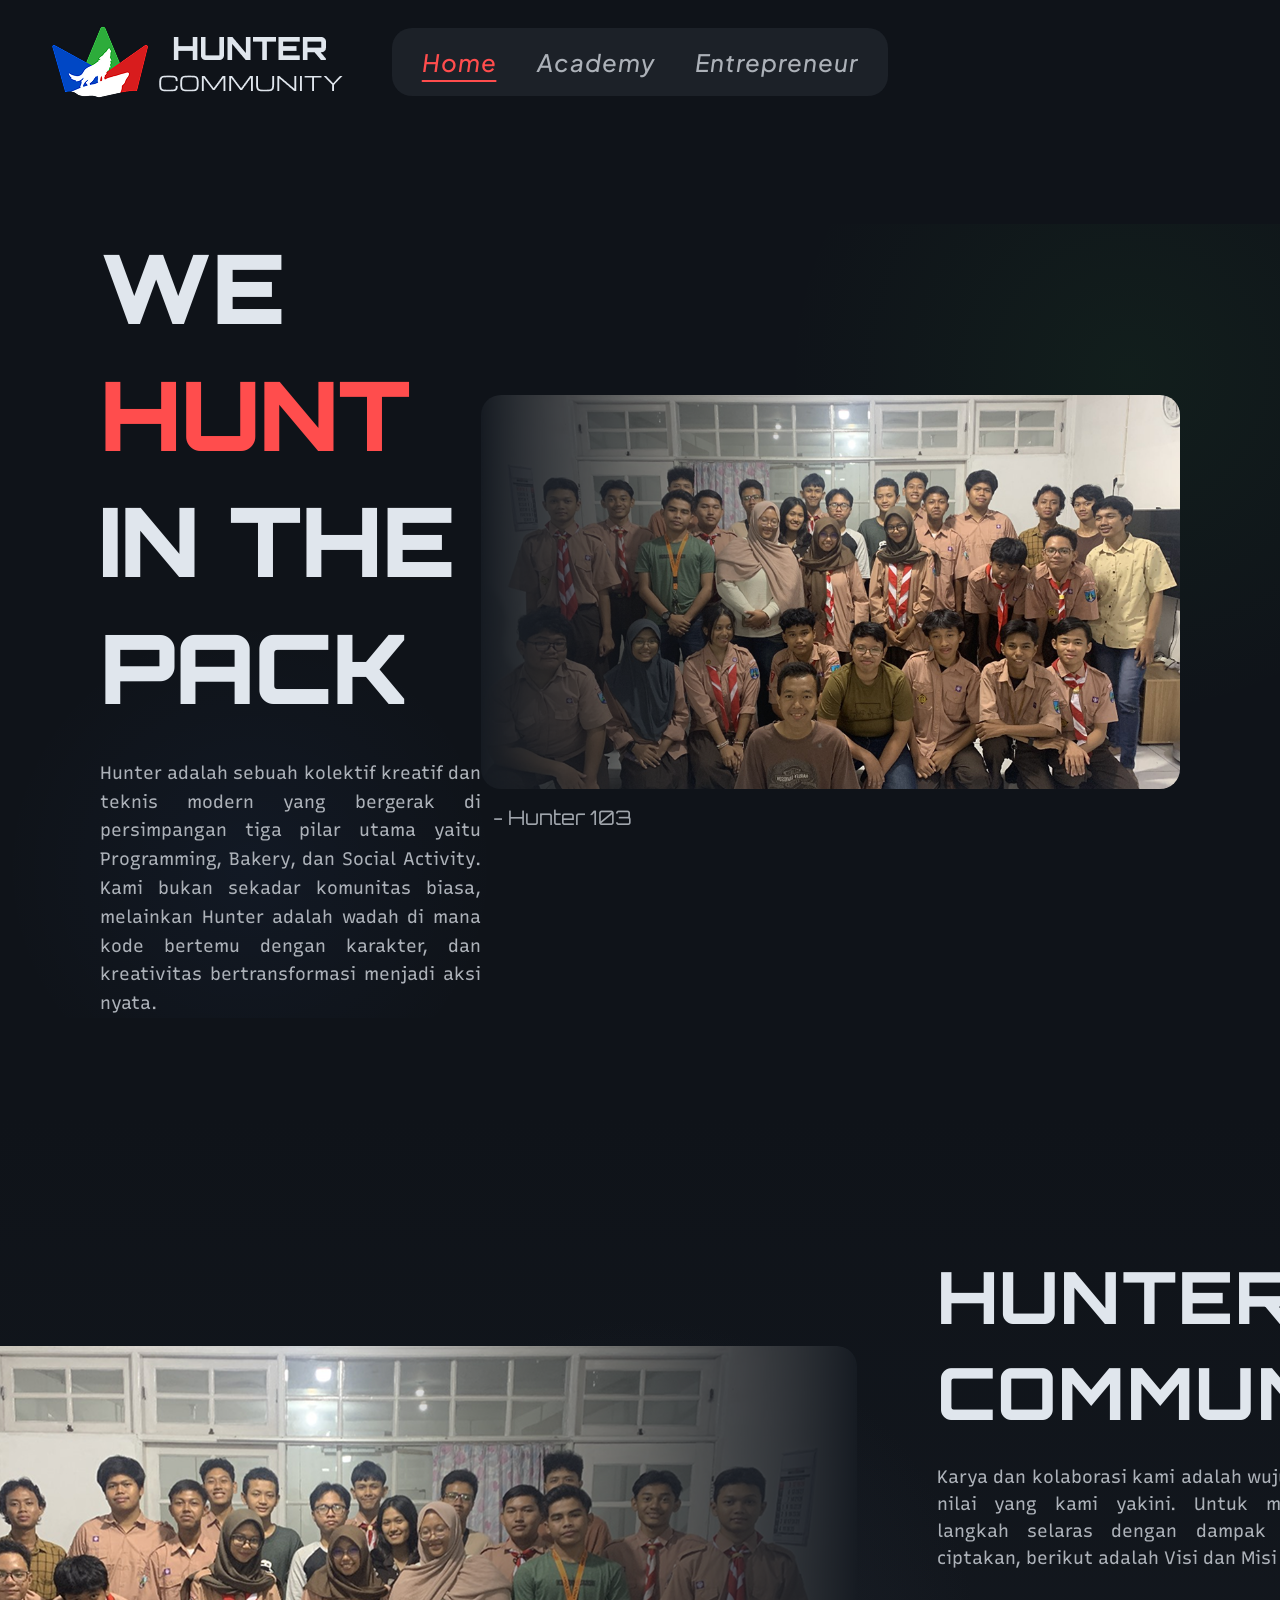
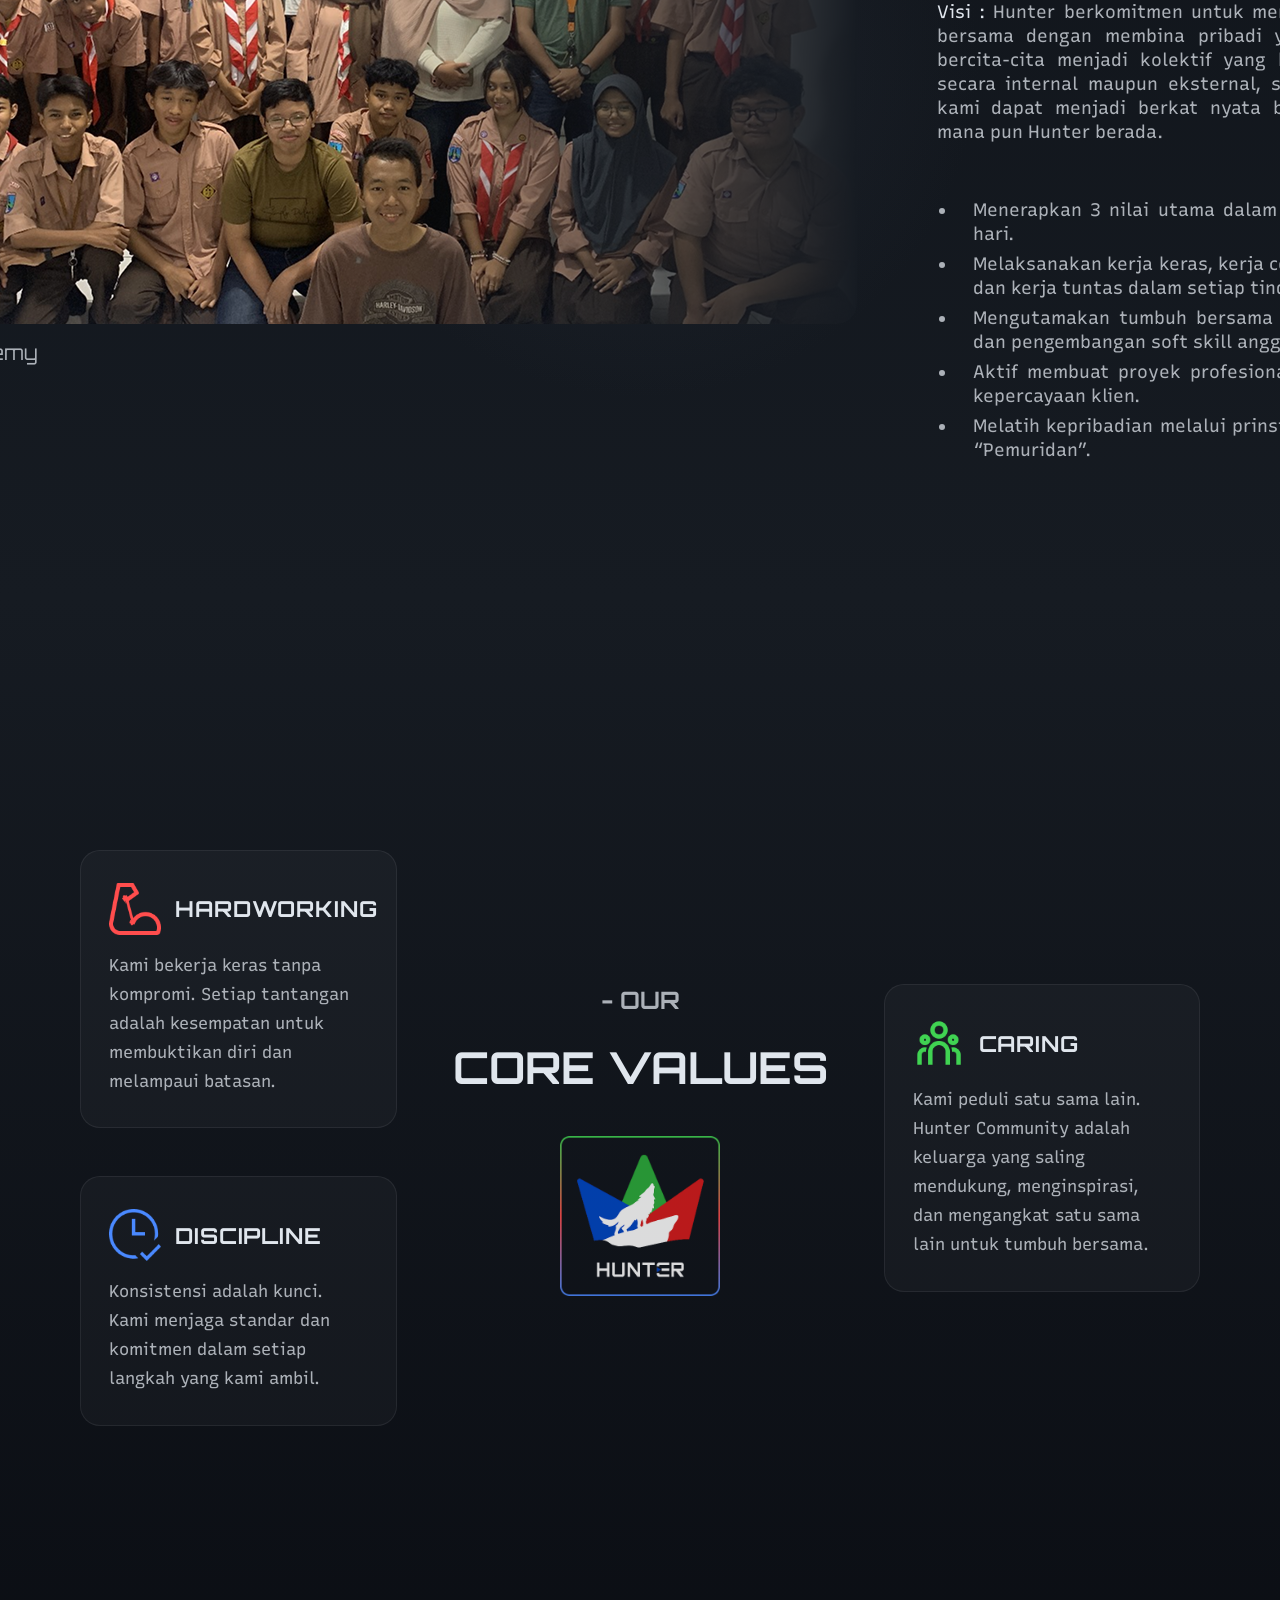
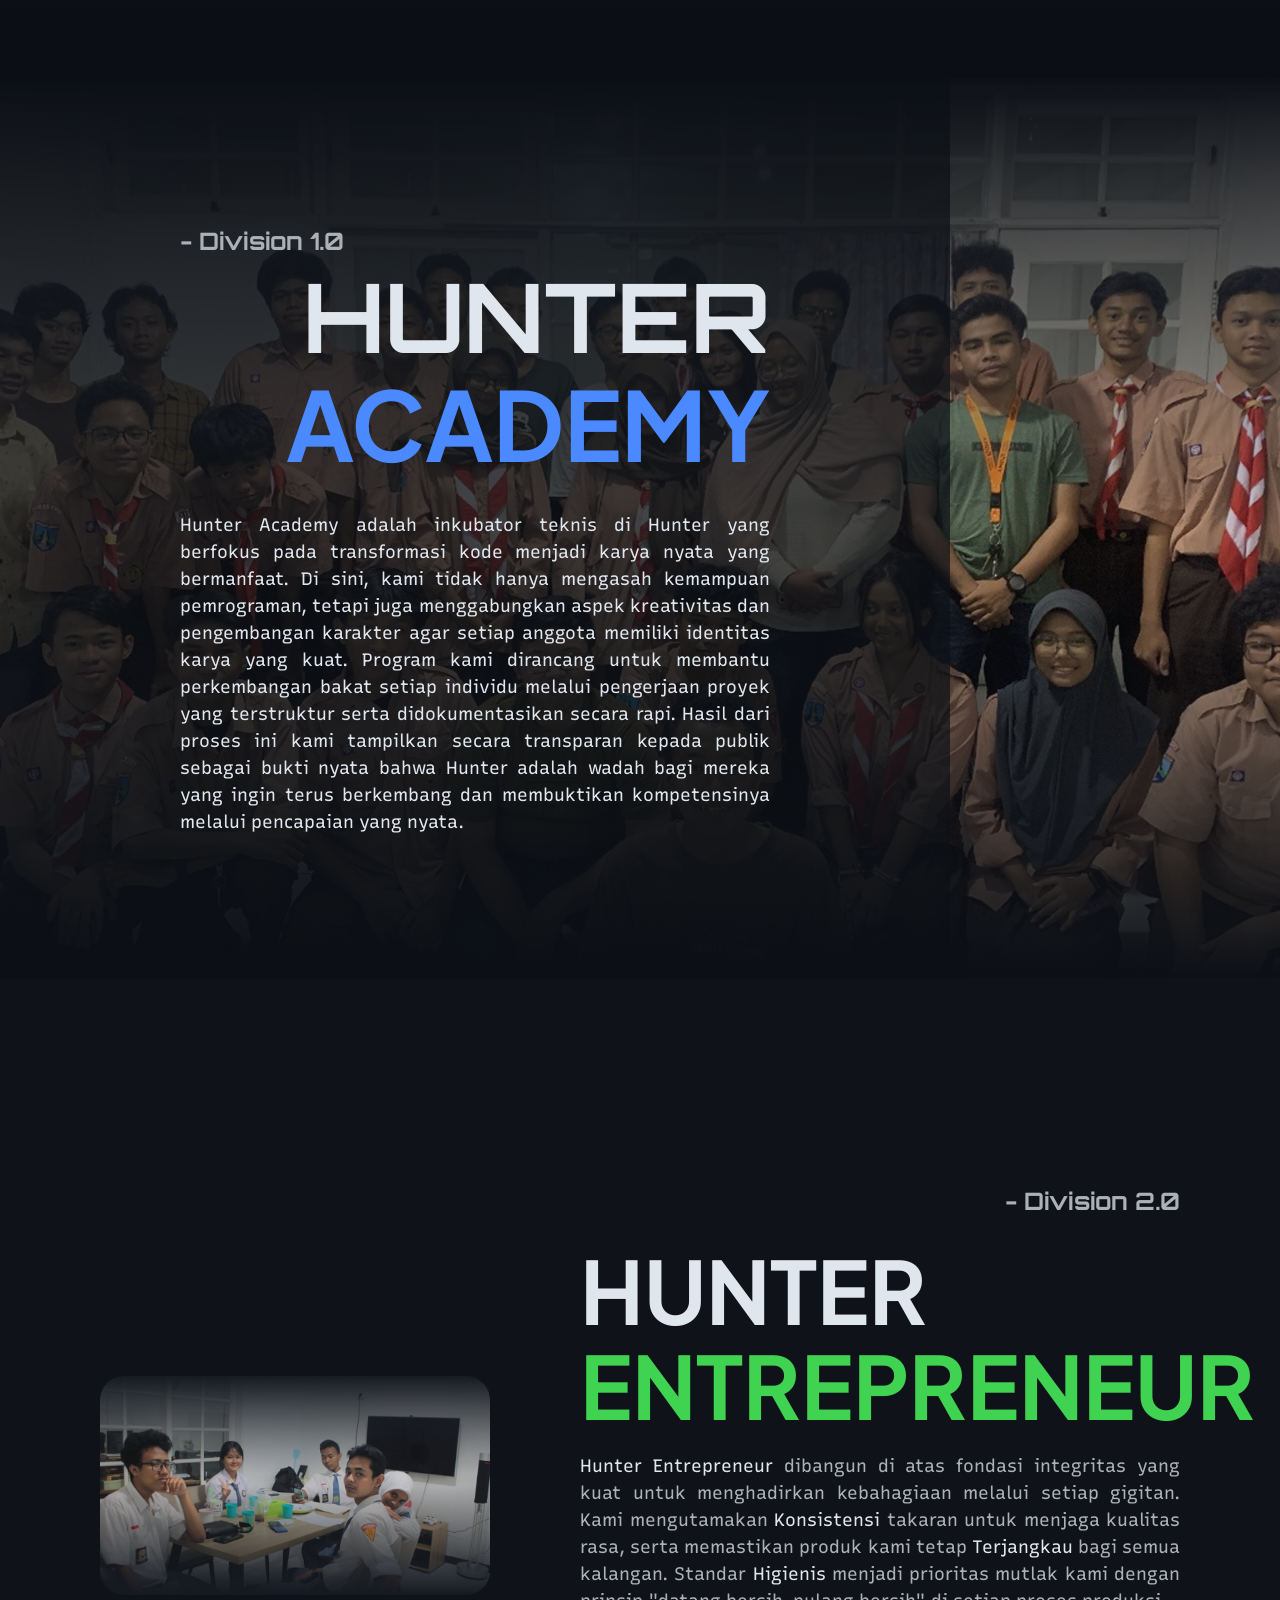
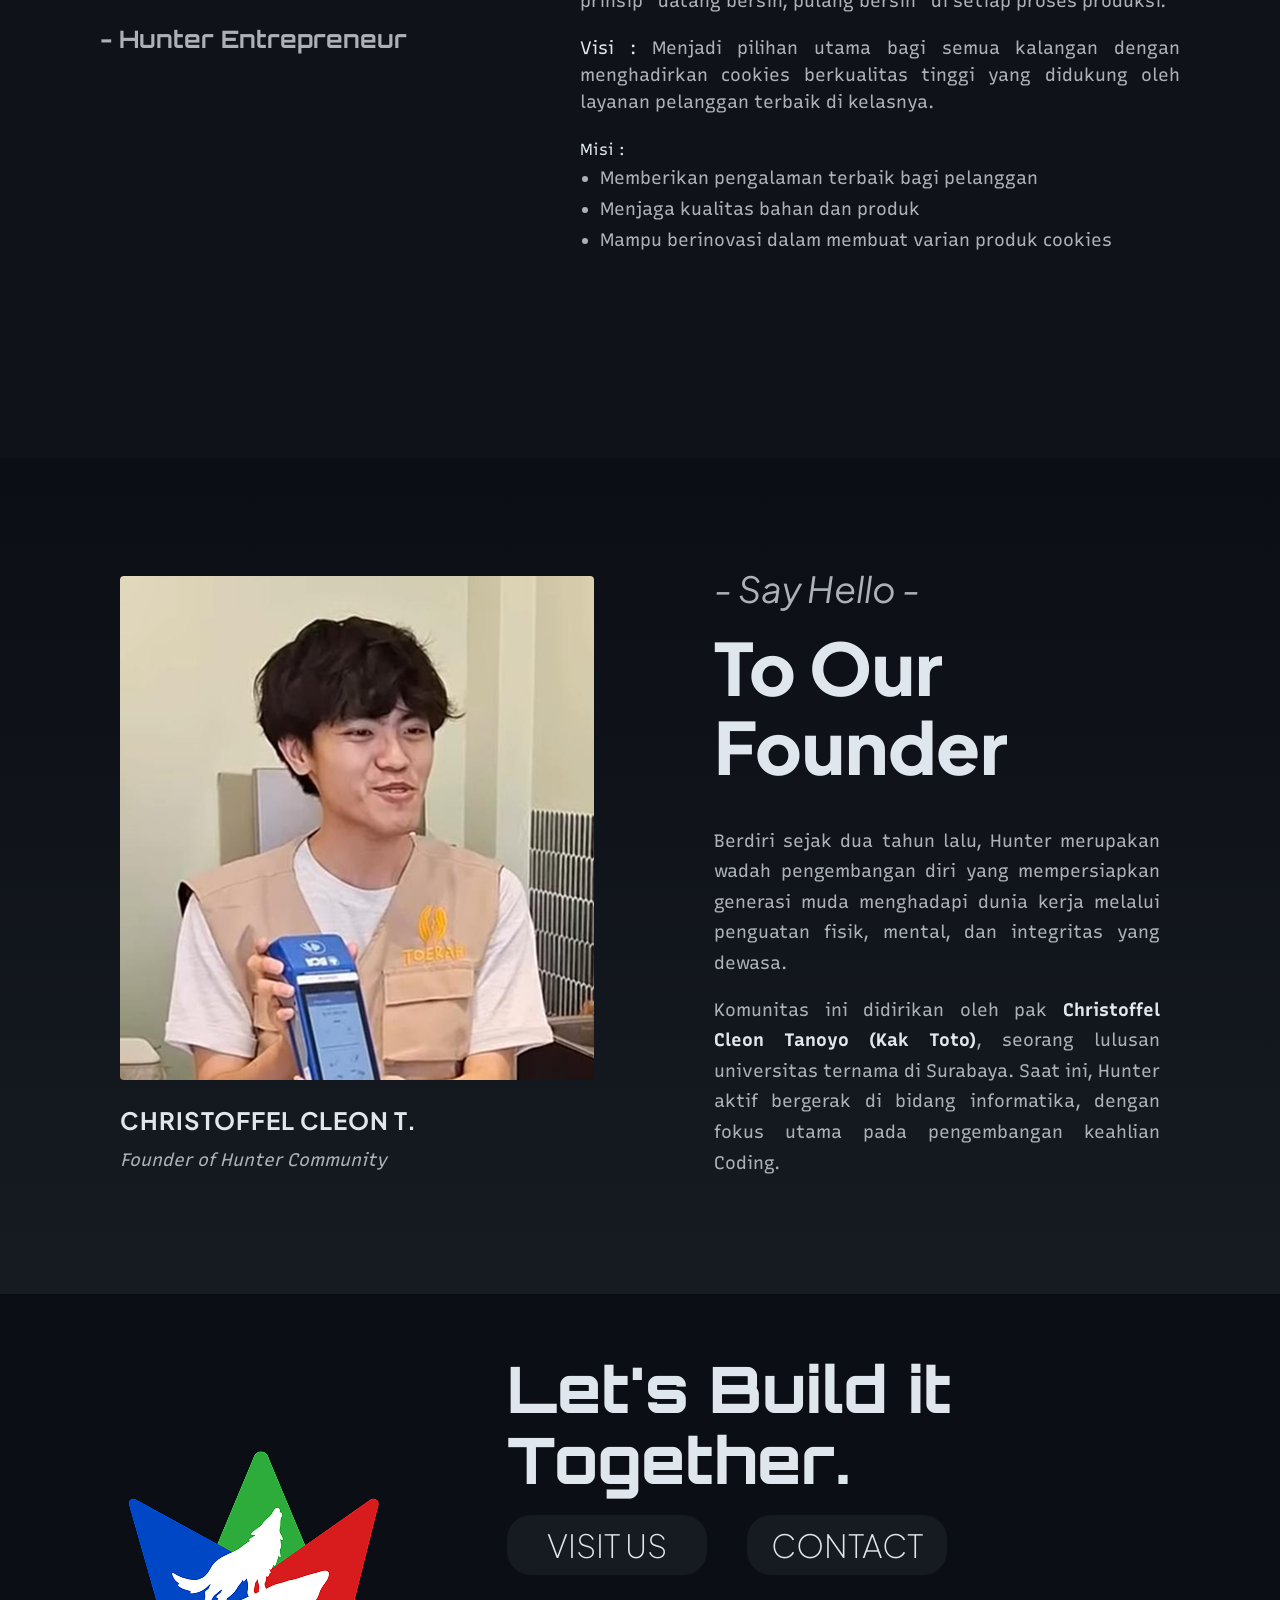
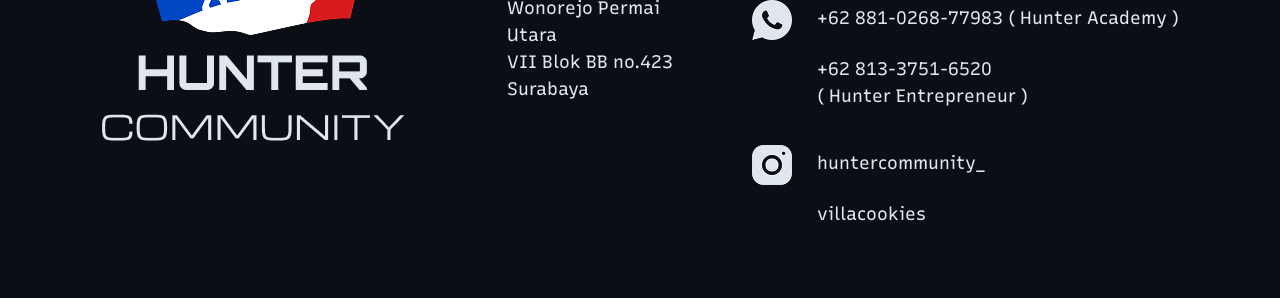
<file: index.html>
<!doctype html>
<html lang="id">
  <head>
    <meta charset="UTF-8" />
    <meta name="viewport" content="width=device-width, initial-scale=1.0" />
    <title>Hunter Community</title>
    <link rel="stylesheet" href="homepage.css" />
    <link rel="preconnect" href="https://fonts.googleapis.com" />
    <link rel="preconnect" href="https://fonts.gstatic.com" crossorigin />
  </head>
  <body>
    
    <!-- ==============================
       NAVBAR
  ============================== -->
    <nav class="navbar" id="navbar">
      <div class="navbar-logo" id="navbar-logo">
        <img src="HomeAssets/components/Logo.png" alt="Hunter Community Logo" />
      </div>
      <ul class="navbar-links">
        <li><a href="index.html" class="active">Home</a></li>
        <li><a href="codingpage.html">Academy</a></li>
        <li><a href="cookingpage.html">Entrepreneur</a></li>
      </ul>
    </nav>

    <!-- ==============================
       HERO SECTION
  ============================== -->
    <section class="hero">
      <div class="hero-content">
        <h1 class="hero-title reveal reveal-delay-1">
          WE <span class="accent-red">HUNT</span><br />
          IN THE<br />
          PACK
        </h1>
        <p class="hero-description reveal reveal-delay-2">
          Hunter adalah sebuah kolektif kreatif dan teknis modern yang bergerak
          di persimpangan tiga pilar utama yaitu Programming, Bakery, dan Social
          Activity. Kami bukan sekadar komunitas biasa, melainkan Hunter adalah
          wadah di mana kode bertemu dengan karakter, dan kreativitas
          bertransformasi menjadi aksi nyata.
        </p>
      </div>
      <div class="hero-image-wrapper">
        <img
          src="HomeAssets/sections/FotoBersama(Coding).png"
          alt="Hunter Community"
          class="hero-image-frame"
        />
        <p>- Hunter 103</p>
      </div>
    </section>

    <!-- ==============================
       ABOUT SECTION
  ============================== -->
    <section class="about" id="about">
      <div class="about-image-wrapper">
        <img
          src="HomeAssets/sections/FotoBersama(Coding).png"
          alt="Hunter Coding Class"
        />
        <p class="about-image-caption reveal reveal-delay-1">
          Hunter Academy
        </p>
      </div>

      <div class="about-content">
        <h2 class="about-title reveal reveal-delay-1">HUNTER<br />COMMUNITY</h2>
        <p class="about-description reveal reveal-delay-2">
          Karya dan kolaborasi kami adalah wujud nyata dari nilai-nilai yang
          kami yakini. Untuk memastikan setiap langkah selaras dengan dampak
          yang ingin kami ciptakan, berikut adalah Visi dan Misi kami:
        </p>
        <div class="about-visi-misi">
          <p class="reveal reveal-delay-3">
            <span class="accent-white">Visi :</span> Hunter berkomitmen untuk
            mencapai kesuksesan bersama dengan membina pribadi yang unggul. Kami
            bercita-cita menjadi kolektif yang berkembang pesat secara internal
            maupun eksternal, sehingga kehadiran kami dapat menjadi berkat nyata
            bagi lingkungan di mana pun Hunter berada.
          </p>
          <span class="accent-white reveal reveal-delay-4">Misi :</span>
          <ul>
            <li class="reveal reveal-delay-5">
              Menerapkan 3 nilai utama dalam kehidupan sehari-hari.
            </li>
            <li class="reveal reveal-delay-5">
              Melaksanakan kerja keras, kerja cerdas, kerja ikhlas, dan kerja
              tuntas dalam setiap tindakan.
            </li>
            <li class="reveal reveal-delay-5">
              Mengutamakan tumbuh bersama melalui pemuridan dan pengembangan
              soft skill anggota.
            </li>
            <li class="reveal reveal-delay-6">
              Aktif membuat proyek profesional dan membangun kepercayaan klien.
            </li>
            <li class="reveal reveal-delay-6">
              Melatih kepribadian melalui prinsip "Cari Jiwa" atau “Pemuridan”.
            </li>
          </ul>
        </div>
      </div>
    </section>

    <!-- ==============================
       CORE VALUES
  ============================== -->
    <section class="core-values" id="values">
      <div class="core-values-content">
        <!-- Left Values -->
        <div class="values-left">
          <div class="value-item reveal reveal-left">
            <div class="value-icon">
              <img src="HomeAssets/components/HardworkingIcon.png" alt="Hardworking" />
              <h3>Hardworking</h3>
            </div>
            <div class="value-content">
              <p>
                Kami bekerja keras tanpa kompromi. Setiap tantangan adalah kesempatan untuk membuktikan diri dan melampaui batasan.
              </p>
            </div>
          </div>
  
          <div class="value-item reveal reveal-left reveal-delay-2">
            <div class="value-icon">
              <img src="HomeAssets/components/DisciplineIcon.png" alt="Discipline" />
              <h3>Discipline</h3>
            </div>
            <div class="value-content">
              <p>
                Konsistensi adalah kunci. Kami menjaga standar dan komitmen dalam setiap langkah yang kami ambil.
              </p>
            </div>
          </div>
        </div>
  
        <!-- Center Badge -->
        <div class="core-values-center reveal reveal-scale">
          <p class="reveal reveal-delay-1">- OUR</p>
          <h2 class="reveal reveal-delay-2">CORE VALUES</h2>
          <div class="reveal reveal-delay-3">
            <img src="HomeAssets/components/Logo2.png" alt="Hunter Logo" />
          </div>
        </div>
  
        <!-- Right Values -->
        <div class="values-right">
          <div class="value-item reveal reveal-right">
            <div class="value-icon">
              <img src="HomeAssets/components/CaringIcon.png" alt="Caring" />
              <h3>Caring</h3>
            </div>
            <div class="value-content">
              <p>
                Kami peduli satu sama lain. Hunter Community adalah keluarga yang saling mendukung, menginspirasi, dan mengangkat satu sama lain untuk tumbuh bersama.
              </p>
            </div>
          </div>
        </div>
      </div>
    </section>

    <!-- ==============================
       DIVISION: CLASS OF CODING
  ============================== -->
    <section class="division-coding reveal reveal-delay-1" id="coding">
      <div class="division-coding-content reveal reveal-delay-1">
        <h3 class="reveal reveal-delay-2">Division 1.0</h3>
        <h2><span class="class reveal reveal-delay-3">Hunter</span> <br> <span class="accent-blue reveal reveal-delay-4">Academy</span></h2>
        <p class="reveal reveal-delay-5">Hunter Academy adalah inkubator teknis di Hunter yang berfokus pada transformasi kode menjadi karya nyata yang bermanfaat. Di sini, kami tidak hanya mengasah kemampuan pemrograman, tetapi juga menggabungkan aspek kreativitas dan pengembangan karakter agar setiap anggota memiliki identitas karya yang kuat. Program kami dirancang untuk membantu perkembangan bakat setiap individu melalui pengerjaan proyek yang terstruktur serta didokumentasikan secara rapi. Hasil dari proses ini kami tampilkan secara transparan kepada publik sebagai bukti nyata bahwa Hunter adalah wadah bagi mereka yang ingin terus berkembang dan membuktikan kompetensinya melalui pencapaian yang nyata.</p>
      </div>
    </section>



    <!-- ==============================
       DIVISION: VILLA COOKIES
  ============================== -->
    <section class="division-cooking reveal reveal-delay-1" id="cooking">
      <div class="division-cooking-image">
        <img src="HomeAssets/sections/FotoBersama(Cooking).png" alt="Cooking" class="reveal reveal-delay-1">
        <p class="reveal reveal-delay-2 hide-on-mobile">- Hunter Entrepreneur</p>
      </div>
      <div class="division-cooking-content">
        <h3 class="reveal reveal-delay-2">- Division 2.0</h3>
        <h2 class="reveal reveal-delay-3">Hunter <span class="accent-green">Entrepreneur</h2>
        <p class="reveal reveal-delay-4"><span>Hunter Entrepreneur</span> dibangun di atas fondasi integritas yang kuat untuk menghadirkan kebahagiaan melalui setiap gigitan. Kami mengutamakan <span>Konsistensi</span> takaran untuk menjaga kualitas rasa, serta memastikan produk kami tetap <span>Terjangkau</span> bagi semua kalangan. Standar <span>Higienis</span> menjadi prioritas mutlak kami dengan prinsip "datang bersih, pulang bersih" di setiap proses produksi.</p>
        <p class="reveal reveal-delay-5"><span>Visi :</span> Menjadi pilihan utama bagi semua kalangan dengan menghadirkan cookies berkualitas tinggi yang didukung oleh layanan pelanggan terbaik di kelasnya.
        </p>
        <div class="misi-cooking reveal reveal-delay-6">
          <span>Misi :</span>
          <ul>
            <li>Memberikan pengalaman terbaik bagi pelanggan</li>
            <li>Menjaga kualitas bahan dan produk</li>
            <li>Mampu berinovasi dalam membuat varian produk cookies</li>
          </ul>
        </div>
      </div>

    </section>

    <!-- ==============================
       FOUNDER SECTION
  ============================== -->
    <section class="founder" id="founder">
      <div class="founder-image-wrapper">
        <div class="founder-image-frame reveal reveal-left">
          <img src="HomeAssets/founder/FounderProfile.png" alt="Founder" />
        </div>
        <div class="founder-name-tag reveal reveal-delay-2">
          <h3>Christoffel Cleon T.</h3>
          <p>Founder of Hunter Community</p>
        </div>
      </div>

      <div class="founder-content">
        <p class="founder-greeting reveal">- Say Hello -</p>
        <h2 class="founder-title reveal reveal-delay-1">To Our Founder</h2>
        <p class="founder-description reveal reveal-delay-2">
          Berdiri sejak dua tahun lalu, Hunter merupakan wadah
          pengembangan diri yang mempersiapkan generasi muda
          menghadapi dunia kerja melalui penguatan fisik, mental, dan
          integritas yang dewasa.
        </p>
        <p class="founder-description reveal reveal-delay-3">
          Komunitas ini didirikan oleh pak <strong>Christoffel Cleon Tanoyo (Kak
          Toto)</strong>, seorang lulusan universitas ternama di Surabaya. Saat ini,
          Hunter aktif bergerak di bidang informatika, dengan fokus utama
          pada pengembangan keahlian Coding.
        </p>
      </div>
    </section>

    <!-- ==============================
       FOOTER
  ============================== -->
    <footer class="footer">
        <!-- Logo -->
          <img src="HomeAssets/components/Logo3.png" alt="Hunter Community" class="reveal reveal-delay-2"/>

        <div class="footer-inner">
          <h2 class="reveal reveal-delay-1">Let's Build it Together.</h2>
          <div class="footer-inner-content">
            <div class="footer-visitus">
              <h4 class="reveal reveal-delay-3">Visit Us</h4>
              <p class="reveal reveal-delay-4"><a href="https://maps.app.goo.gl/HNZdWPUTc9JyDS4NA" target="_blank">Wonorejo Permai Utara <br>VII Blok BB no.423 <br>Surabaya</a></p>
            </div>
            <div class="footer-contact">
              <h4 class="reveal reveal-delay-3">Contact</h4>
              <div class="contact-sosmed">
                <img src="HomeAssets/components/WhatsAppIcon.png" alt="WhatsApp" class="reveal reveal-delay-4">
                <div class="contact reveal reveal-delay-5">
                  <p><a href="https://wa.me/62881026877983" target="_blank">+62 881-0268-77983 <span style="white-space: nowrap;">( Hunter Academy )</span></a></p>
                  <p><a href="https://wa.me/6281337516520" target="_blank">+62 813-3751-6520 <span style="white-space: nowrap;">( Hunter Entrepreneur )</span></a></p>
                </div>
              </div>
              <div class="contact-sosmed">
                <img src="HomeAssets/components/InstagramIcon.png" alt="Instagram" class="reveal reveal-delay-4">
                <div class="contact reveal reveal-delay-5">
                  <p><a href="https://instagram.com/huntercommunity_" target="_blank">huntercommunity_</a></p>
                  <p><a href="https://instagram.com/villacookiess" target="_blank">villacookies</a></p>
                </div>
              </div>
            </div>
          </div>
        </div>
    </footer>

    <!-- ==============================
       SCROLL ANIMATION JS
  ============================== -->
    <script>
      // Intersection Observer for scroll reveals
      const reveals = document.querySelectorAll(".reveal");

      const observer = new IntersectionObserver(
        (entries) => {
          entries.forEach((entry) => {
            if (entry.isIntersecting) {
              entry.target.classList.add("visible");
            }
          });
        },
        {
          threshold: 0.12,
          rootMargin: "0px 0px -40px 0px",
        },
      );

      reveals.forEach((el) => observer.observe(el));

      // Hero elements animate on load
      window.addEventListener("load", () => {
        document.querySelectorAll(".hero .reveal").forEach((el) => {
          el.classList.add("visible");
        });
      });

      // Navbar: hide logo when scrolled, show when at top
      const navbarLogo = document.getElementById("navbar-logo");
      const SCROLL_THRESHOLD = 10;

      window.addEventListener("scroll", () => {
        if (window.scrollY > SCROLL_THRESHOLD) {
          navbarLogo.classList.add("hidden");
        } else {
          navbarLogo.classList.remove("hidden");
        }
      });

    </script>
  </body>
</html>
</file>
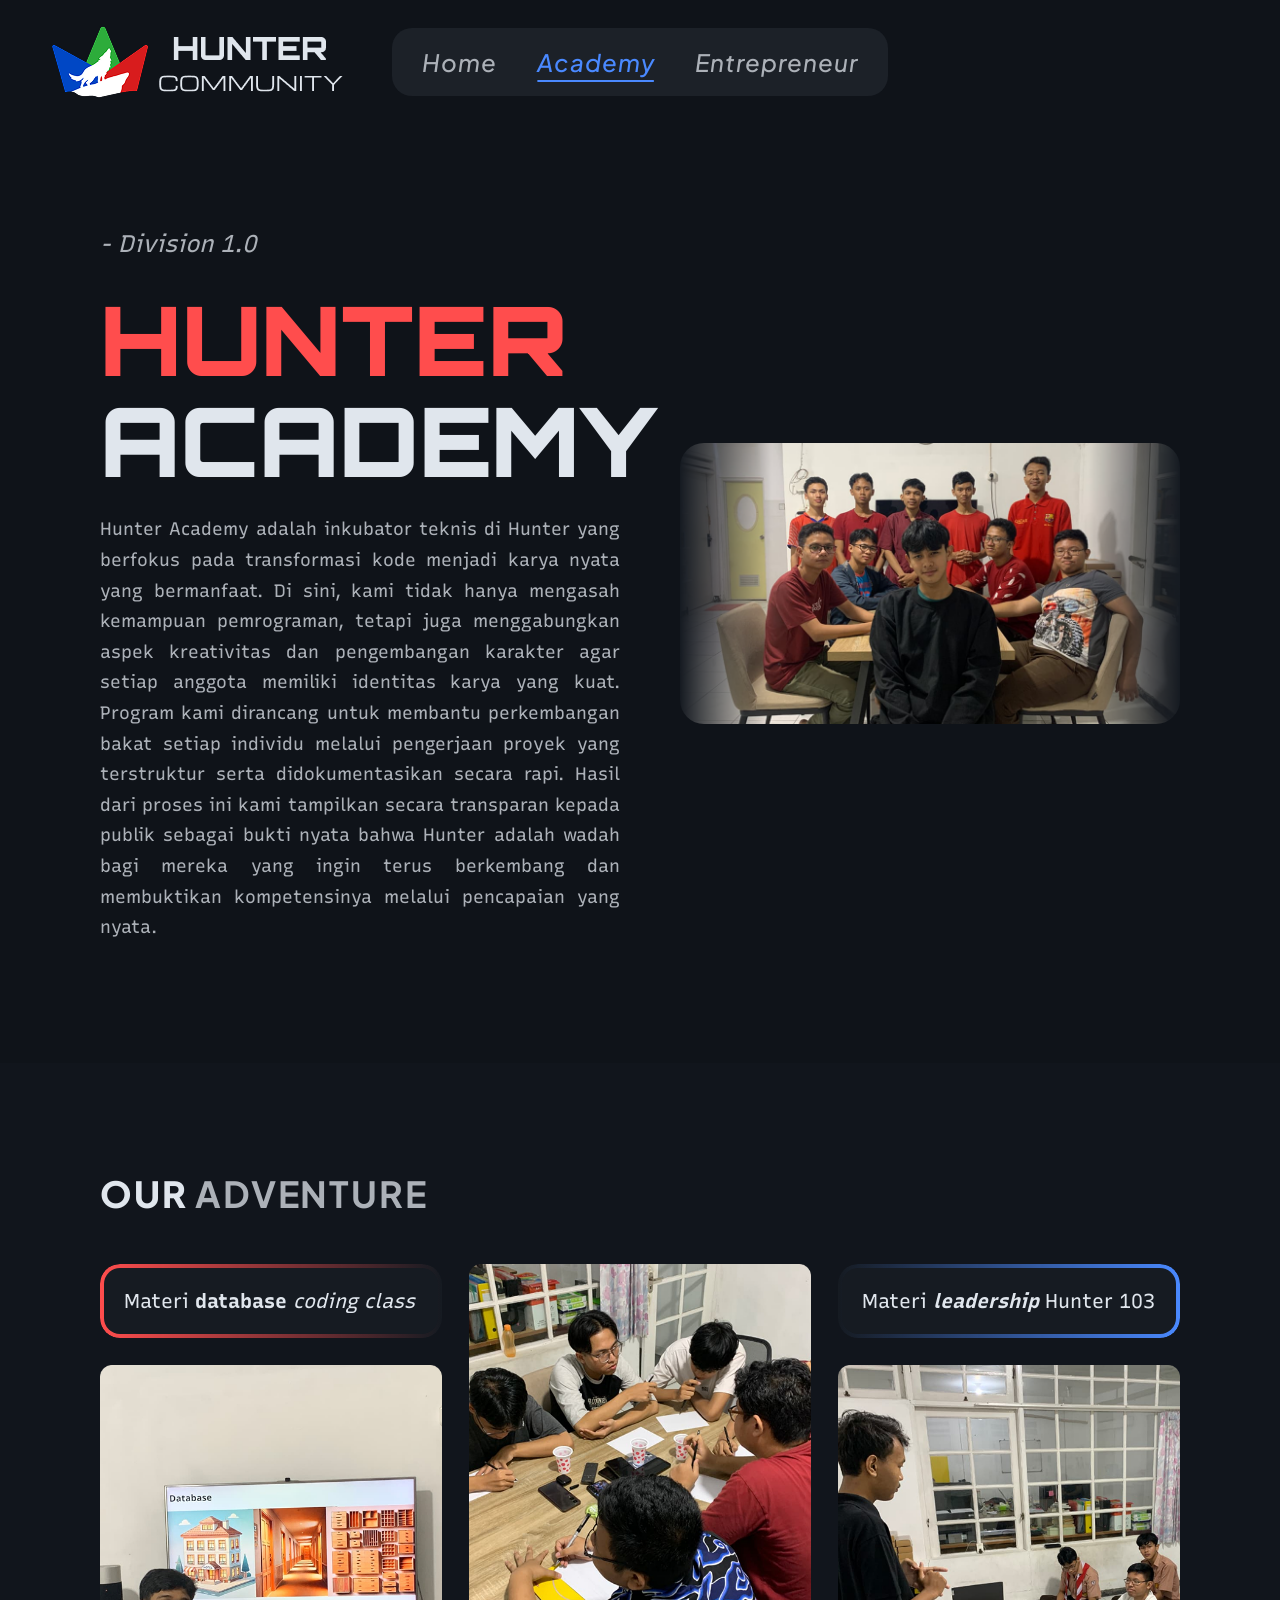
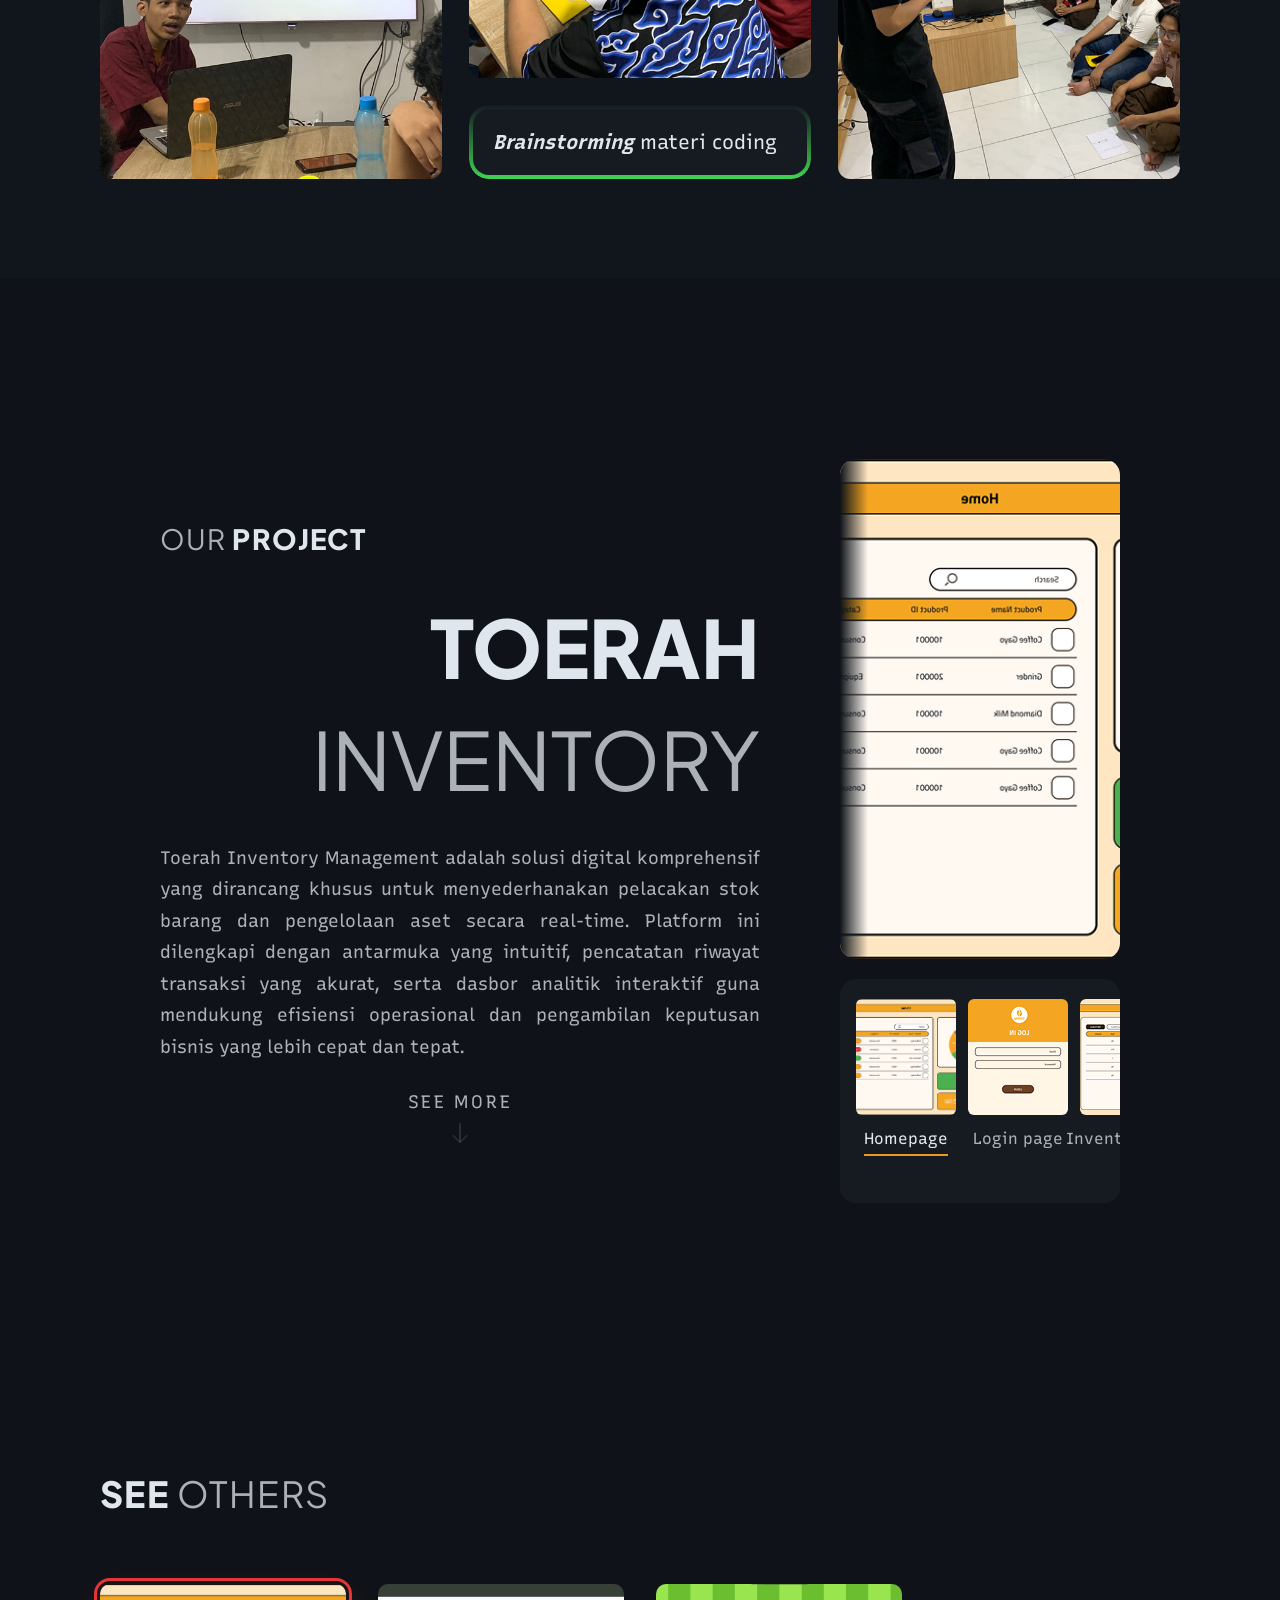
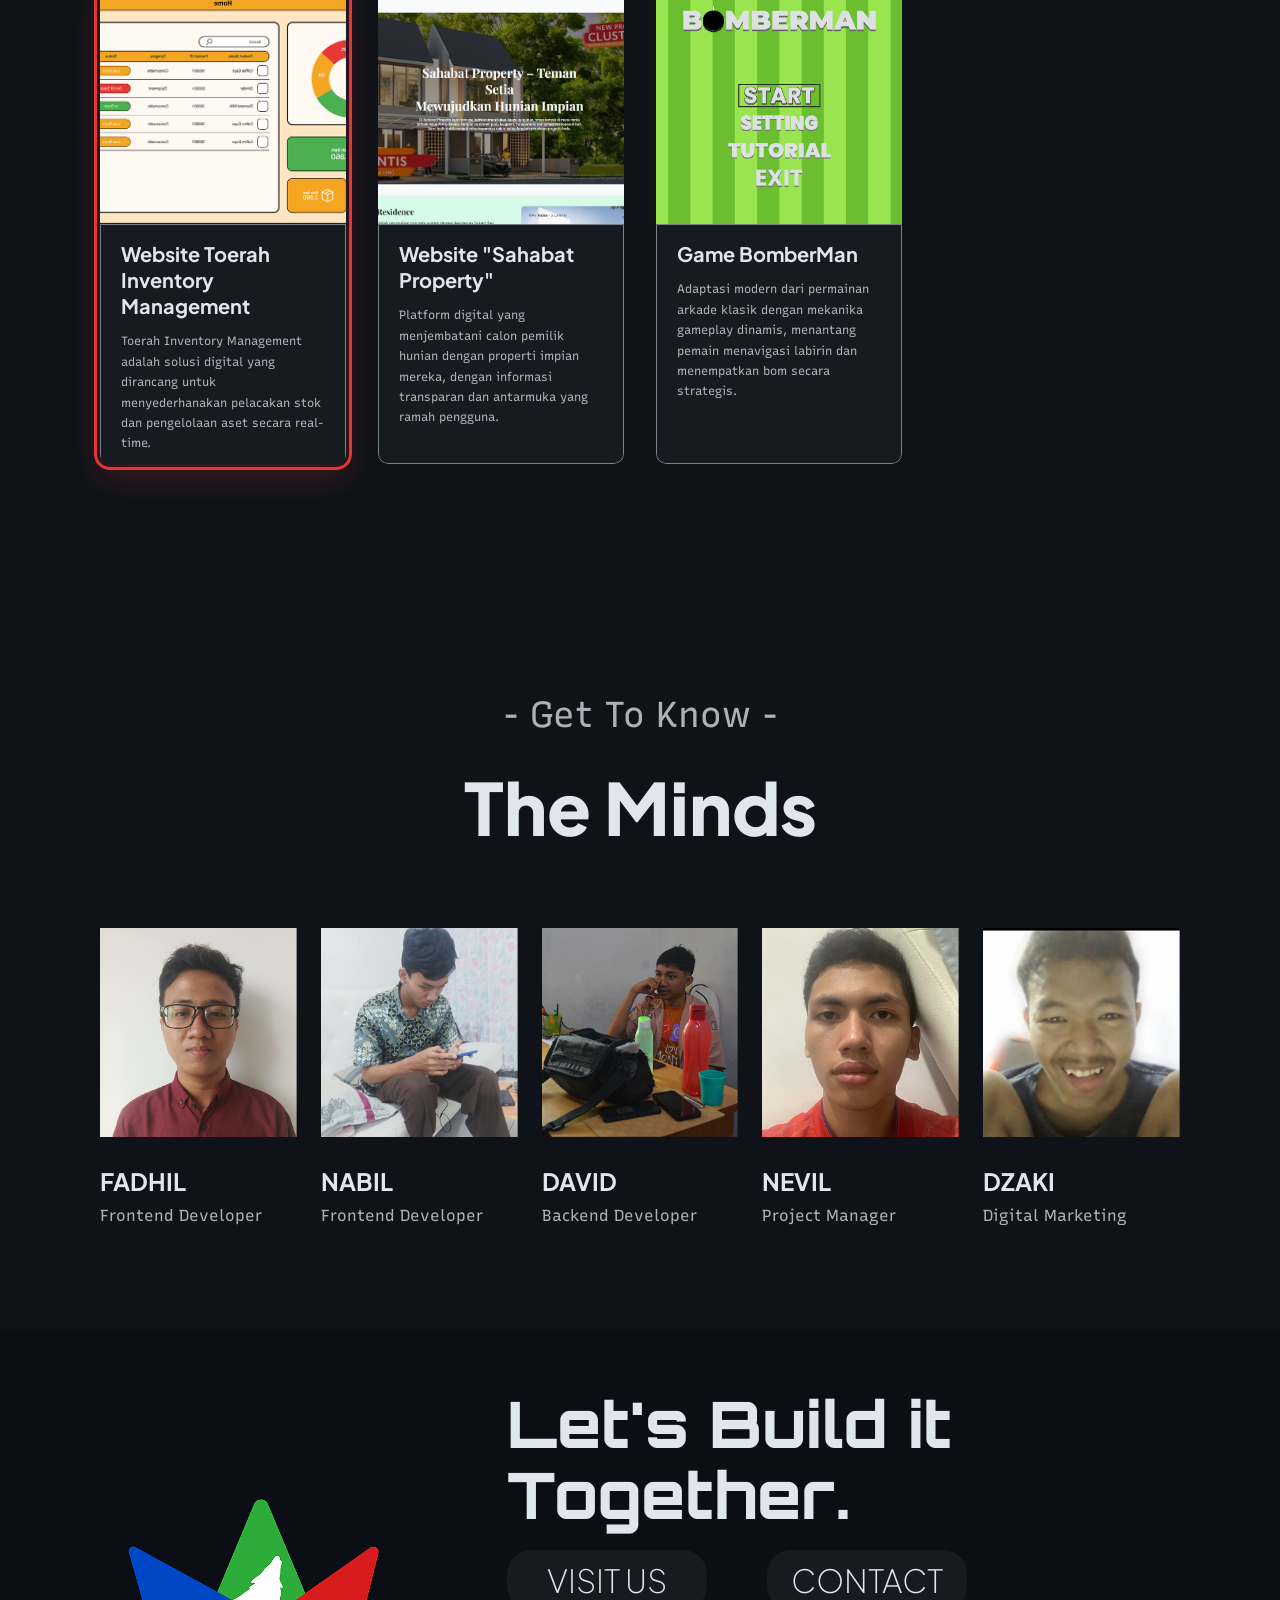
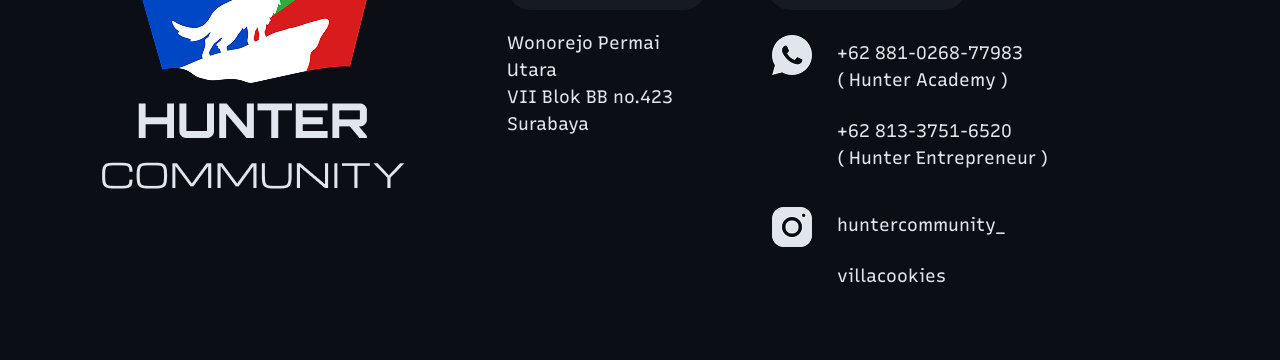
<file: codingpage.html>
<!doctype html>
<html lang="id">
  <head>
    <meta charset="UTF-8" />
    <meta name="viewport" content="width=device-width, initial-scale=1.0" />
    <title>Hunter Academy — Coding</title>
    <link rel="stylesheet" href="codingpage.css" />
    <link rel="preconnect" href="https://fonts.googleapis.com" />
    <link rel="preconnect" href="https://fonts.gstatic.com" crossorigin />
    <style>
      /* Card See Others yang sedang aktif */
      .so-card--active {
        outline: 3px solid #e53535;
        outline-offset: 3px;
        transform: translateY(-4px);
        box-shadow: 0 12px 32px rgba(229, 53, 53, 0.25);
        transition: transform 0.3s ease, box-shadow 0.3s ease;
      }
      .so-card {
        transition: transform 0.3s ease, box-shadow 0.3s ease, outline 0.3s ease;
      }
    </style>
  </head>
  <body>

    <!-- ==============================
         NAVBAR
    ============================== -->
    <nav class="navbar" id="navbar">
      <div class="navbar-logo" id="navbar-logo">
        <img src="HomeAssets/components/Logo.png" alt="Hunter Community Logo" />
      </div>
      <ul class="navbar-links">
        <li><a href="index.html">Home</a></li>
        <li><a href="codingpage.html"  class="active">Academy</a></li>
        <li><a href="cookingpage.html">Entrepreneur</a></li>
      </ul>
    </nav>

    <!-- ==============================
         HERO SECTION
    ============================== -->
    <section class="hero">
      <div class="hero-content">
        <p class="hero-tag reveal">- Division 1.0</p>
        <h1 class="hero-title reveal reveal-delay-1">
          <span class="accent-red">HUNTER</span><br />
          ACADEMY
        </h1>
        <p class="hero-description reveal reveal-delay-2">
          Hunter Academy adalah inkubator teknis di Hunter yang berfokus pada transformasi kode menjadi karya nyata yang bermanfaat. Di sini, kami tidak hanya mengasah kemampuan pemrograman, tetapi juga menggabungkan aspek kreativitas dan pengembangan karakter agar setiap anggota memiliki identitas karya yang kuat. Program kami dirancang untuk membantu perkembangan bakat setiap individu melalui pengerjaan proyek yang terstruktur serta didokumentasikan secara rapi. Hasil dari proses ini kami tampilkan secara transparan kepada publik sebagai bukti nyata bahwa Hunter adalah wadah bagi mereka yang ingin terus berkembang dan membuktikan kompetensinya melalui pencapaian yang nyata.
        </p>
      </div>
      <div class="hero-image-wrapper reveal reveal-right reveal-delay-1">
        <img src="CodingAssets/hero/FotoBersamaCoding.png" alt="Hunter Academy" class="hero-image" />
      </div>
    </section>

    <!-- ==============================
         OUR ADVENTURE
    ============================== -->
    <section class="adventure">
      <h2 class="adventure-title reveal">
        <span class="accent-white">OUR</span> ADVENTURE
      </h2>
      <div class="adventure-cards">
        <div class="adventure-card reveal reveal-delay-1">
          <div class="card-label border-red">Materi <strong>database</strong> <em>coding class</em></div>
          <img src="CodingAssets/adventure/FotoMateriCoding.png" alt="Materi Database Coding Class" />
        </div>
        <div class="adventure-card reveal reveal-delay-2">
          <img src="CodingAssets/adventure/FotoBrainstorming.png" alt="Brainstorming Materi Coding" />
          <div class="card-label border-green"><em><strong>Brainstorming</strong></em> materi coding</div>
        </div>
        <div class="adventure-card reveal reveal-delay-3">
          <div class="card-label border-blue">Materi <em><strong>leadership</strong></em> Hunter 103</div>
          <img src="CodingAssets/adventure/FotoMateriLeadership.png" alt="Materi Leadership Hunter 103" />
        </div>
      </div>
    </section>

    <!-- ==============================
         OUR PROJECT  (rendered by JS)
    ============================== -->
    <section class="our-project" id="our-project-section">
      <!-- injected by renderProjects() -->
    </section>

    <!-- ==============================
         SEE OTHERS  (rendered by JS)
    ============================== -->
    <section class="see-others" id="see-others-section">
      <h2 class="see-others-title reveal">
        <strong>SEE</strong> OTHERS
      </h2>
      <div class="see-others-grid" id="see-others-grid">
        <!-- injected by renderSeeOthers() -->
      </div>
    </section>

    <!-- ==============================
         THE MINDS
    ============================== -->
    <section class="the-minds">
      <div class="the-minds-header reveal">
        <p class="the-minds-eyebrow">- Get To Know -</p>
        <h2 class="the-minds-title">The Minds</h2>
      </div>

      <div class="the-minds-grid">

        <!-- Row 1 -->
        <div class="mind-card reveal reveal-delay-1">
          <div class="mind-card-img">
            <img src="CodingAssets/minds/FotoFadhil-FrontendDeveloper.png" alt="Fadhl" />
          </div>
          <p class="mind-name">FADHIL</p>
          <p class="mind-role">Frontend Developer</p>
        </div>

        <div class="mind-card reveal reveal-delay-2">
          <div class="mind-card-img">
            <img src="CodingAssets/minds/FotoNabil-FrontendDeveloper.png" alt="Nabil" />
          </div>
          <p class="mind-name">NABIL</p>
          <p class="mind-role">Frontend Developer</p>
        </div>

        <div class="mind-card reveal reveal-delay-3">
          <div class="mind-card-img">
            <img src="CodingAssets/minds/FotoDavid-BackendDeveloper.png" alt="David" />
          </div>
          <p class="mind-name">DAVID</p>
          <p class="mind-role">Backend Developer</p>
        </div>

        <div class="mind-card reveal reveal-delay-4">
          <div class="mind-card-img">
            <img src="CodingAssets/minds/FotoNevil-ProjectManager.png" alt="Nevil" />
          </div>
          <p class="mind-name">NEVIL</p>
          <p class="mind-role">Project Manager</p>
        </div>

        <div class="mind-card reveal reveal-delay-5">
          <div class="mind-card-img">
            <img src="CodingAssets/minds/FotoDzaki-DigitalMarketing.png" alt="Dzaki" />
          </div>
          <p class="mind-name">DZAKI</p>
          <p class="mind-role">Digital Marketing</p>
        </div>

        

      </div>
    </section>

    <!-- ==============================
         FOOTER
    ============================== -->
    <footer class="footer">
        <!-- Logo -->
          <img src="HomeAssets/components/Logo3.png" alt="Hunter Community" class="reveal reveal-delay-2"/>

        <div class="footer-inner">
          <h2 class="reveal reveal-delay-1">Let's Build it Together.</h2>
          <div class="footer-inner-content">
            <div class="footer-visitus">
              <h4 class="reveal reveal-delay-3">Visit Us</h4>
              <p class="reveal reveal-delay-4"><a href="https://maps.app.goo.gl/HNZdWPUTc9JyDS4NA" target="_blank">Wonorejo Permai Utara <br>VII Blok BB no.423 <br>Surabaya</a></p>
            </div>
            <div class="footer-contact">
              <h4 class="reveal reveal-delay-3">Contact</h4>
              <div class="contact-sosmed">
                <img src="HomeAssets/components/WhatsAppIcon.png" alt="WhatsApp" class="reveal reveal-delay-4">
                <div class="contact reveal reveal-delay-5">
                  <p><a href="https://wa.me/62881026877983" target="_blank">+62 881-0268-77983 <span style="white-space: nowrap;">( Hunter Academy )</span></a></p>
                  <p><a href="https://wa.me/6281337516520" target="_blank">+62 813-3751-6520 <span style="white-space: nowrap;">( Hunter Entrepreneur )</span></a></p>
                </div>
              </div>
              <div class="contact-sosmed">
                <img src="HomeAssets/components/InstagramIcon.png" alt="Instagram" class="reveal reveal-delay-4">
                <div class="contact reveal reveal-delay-5">
                  <p><a href="https://instagram.com/huntercommunity_" target="_blank">huntercommunity_</a></p>
                  <p><a href="https://instagram.com/villacookiess" target="_blank">villacookies</a></p>
                </div>
              </div>
            </div>
          </div>
        </div>
    </footer>

    <script>
      // ============================================================
      //  DATA — Edit / tambah project di sini
      // ============================================================
      /**
       * Satu array "projects" untuk semua data.
       * Tiap project muncul di:
       *   - section "OUR PROJECT" (judul, deskripsi, tab gambar)
       *   - card "SEE OTHERS"     (thumbnail, judul card, deskripsi singkat)
       *
       * Klik card See Others → Our Project berubah ke project itu + scroll ke atas.
       *
       * Field:
       *   titleLine1 / titleLine2 — judul dua baris Our Project (titleLine2 boleh '')
       *   desc        — deskripsi panjang Our Project
       *   tabs        — [{ src, label }]  tab gambar; tabs[0] = gambar utama default
       *   cardTitle   — judul di card See Others
       *   cardImg     — thumbnail See Others (default: tabs[0].src)
       *   cardAlt     — alt text thumbnail
       *   cardDesc    — deskripsi singkat di card See Others
       */
      const projects = [
        {
          titleLine1: 'TOERAH',
          titleLine2: 'INVENTORY',
          desc: 'Toerah Inventory Management adalah solusi digital komprehensif yang dirancang khusus untuk menyederhanakan pelacakan stok barang dan pengelolaan aset secara real-time. Platform ini dilengkapi dengan antarmuka yang intuitif, pencatatan riwayat transaksi yang akurat, serta dasbor analitik interaktif guna mendukung efisiensi operasional dan pengambilan keputusan bisnis yang lebih cepat dan tepat.',
          tabs: [
            { src: 'CodingAssets/projects/OurProjectHomePage.png',      label: 'Homepage'       },
            { src: 'CodingAssets/projects/OurProjectLoginPage.png',     label: 'Login page'     },
            { src: 'CodingAssets/projects/OurProjectInventoryPage.png', label: 'Inventory page' },
            { src: 'CodingAssets/projects/OurProjectDetailItem.png',    label: 'Profile page'   },
          ],
          cardTitle: 'Website Toerah Inventory Management',
          cardImg:   'CodingAssets/projects/OurProjectHomePage.png',
          cardAlt:   'Website Toerah Inventory Management',
          cardDesc:  'Toerah Inventory Management adalah solusi digital yang dirancang untuk menyederhanakan pelacakan stok dan pengelolaan aset secara real-time.',
        },
        {
          titleLine1: 'SAHABAT',
          titleLine2: 'PROPERTY',
          desc: 'Sahabat Property adalah platform digital yang dirancang untuk menjembatani calon pemilik hunian dengan properti impian mereka. Proyek ini memfokuskan pada penyampaian informasi yang transparan dan antarmuka yang ramah pengguna (user-friendly), memungkinkan pengunjung mengeksplorasi unit properti secara detail dan profesional.',
          tabs: [
            { src: 'CodingAssets/projects/SahabatProperty.jpg', label: 'Landing Page' },
            { src: 'CodingAssets/projects/Homepage2.jpg', label: 'Home Page' },
            { src: 'CodingAssets/projects/Gallery-page.jpg', label: 'Galery Page' },
            { src: 'CodingAssets/projects/Detail-property-page.jpg', label: 'Detail Page' },
            { src: 'CodingAssets/projects/Detail-property-page2.jpg', label: 'Detail Page' },
          ],
          cardTitle: 'Website "Sahabat Property"',
          cardImg:   'CodingAssets/projects/SahabatProperty.jpg',
          cardAlt:   'Website Sahabat Property',
          cardDesc:  'Platform digital yang menjembatani calon pemilik hunian dengan properti impian mereka, dengan informasi transparan dan antarmuka yang ramah pengguna.',
        },
        {
          titleLine1: 'GAME',
          titleLine2: 'BOMBERMAN',
          desc: 'Game Bomberman adalah adaptasi modern dari permainan arkade klasik yang dikembangkan dengan mekanika gameplay yang dinamis dan seru. Pemain ditantang untuk menavigasi labirin, menempatkan bom secara strategis untuk menghancurkan rintangan, dan mengalahkan lawan. Proyek ini menonjolkan penerapan logika pemrograman yang solid, desain peta yang menantang, serta antarmuka menu yang interaktif untuk memberikan pengalaman bermain yang imersif.',
          tabs: [
            { src: 'CodingAssets/projects/Bomberman.jpeg', label: 'Menu Page' },
            { src: 'CodingAssets/projects/settings.jpeg', label: 'Setting Page' },
            { src: 'CodingAssets/projects/map.jpeg', label: 'Map' },
            { src: 'CodingAssets/projects/gameplay.jpeg', label: 'Gameplay Page' },
            { src: 'CodingAssets/projects/loading.jpeg', label: 'loading Page' },
          ],
          cardTitle: 'Game BomberMan',
          cardImg:   'CodingAssets/projects/Bomberman.jpeg',
          cardAlt:   'Game BomberMan',
          cardDesc:  'Adaptasi modern dari permainan arkade klasik dengan mekanika gameplay dinamis, menantang pemain menavigasi labirin dan menempatkan bom secara strategis.',
        },
        

        // ── Tambah project baru di sini ──────────────────────────
        // {
        //   titleLine1: 'NAMA',
        //   titleLine2: 'BARU',
        //   desc: 'Deskripsi panjang...',
        //   tabs: [
        //     { src: 'CodingAssets/GambarUtama.png', label: 'Main Page' },
        //   ],
        //   cardTitle: 'Website Nama Baru',
        //   cardImg:   'CodingAssets/GambarUtama.png',
        //   cardAlt:   'Website Nama Baru',
        //   cardDesc:  'Deskripsi singkat untuk card.',
        // },
      ];

      // ── state ────────────────────────────────────────────────────
      let activeIdx = 0;

      // ============================================================
      //  RENDER — Our Project (satu project sekaligus)
      // ============================================================
      function renderActiveProject(idx) {
        const proj = projects[idx];
        const section = document.getElementById('our-project-section');

        const tabsHTML = proj.tabs.map((tab, ti) => `
          <div class="project-tab${ti === 0 ? ' active' : ''}"
               onclick="switchTab('${tab.src}', this)">
            <img src="${tab.src}" alt="${tab.label}" />
            <span>${tab.label}</span>
          </div>
        `).join('');

        section.innerHTML = `
          <div class="project-item" id="project-active">
            <div class="project-left">
              <p class="project-section-label reveal visible">OUR <strong>PROJECT</strong></p>
              <h2 class="project-title reveal visible reveal-delay-1">
                ${proj.titleLine1}${proj.titleLine2 ? `<br><span>${proj.titleLine2}</span>` : ''}
              </h2>
              <p class="project-desc reveal visible reveal-delay-2">${proj.desc}</p>
              <div class="project-seemore-wrap">
                <button class="btn-seemore" tabindex="-1" onclick="document.getElementById('see-others-section').scrollIntoView({ behavior: 'smooth', block: 'start' })">
                  SEE MORE
                  <img src="CodingAssets/components/ArrowDown.png" alt="arrow down" class="arrow-icon" />
                </button>
              </div>
            </div>
            <div class="project-right reveal visible reveal-right reveal-delay-1">
              <div class="project-main-img-wrap">
                <div class="project-main-img-gradient"></div>
                <img
                  src="${proj.tabs[0].src}"
                  alt="${proj.titleLine1} - ${proj.tabs[0].label}"
                  class="project-main-img"
                  id="main-project-img"
                />
              </div>
              <div class="project-tabs" id="active-tabs">
                ${tabsHTML}
              </div>
            </div>
          </div>
        `;
      }

      // ============================================================
      //  RENDER — See Others
      // ============================================================
      function renderSeeOthers() {
        const grid = document.getElementById('see-others-grid');
        grid.innerHTML = '';
        const delays = ['reveal-delay-1','reveal-delay-2','reveal-delay-3','reveal-delay-4','reveal-delay-5'];

        projects.forEach((proj, idx) => {
          const delay = delays[idx % delays.length];
          const img   = proj.cardImg || proj.tabs[0].src;
          const isActive = idx === activeIdx ? ' so-card--active' : '';
          const html = `
            <div class="so-card${isActive} reveal ${delay}"
                 onclick="selectProject(${idx})"
                 style="cursor:pointer">
              <div class="so-card-img">
                <img src="${img}" alt="${proj.cardAlt}" />
              </div>
              <div class="so-card-body">
                <h3>${proj.cardTitle}</h3>
                <p>${proj.cardDesc}</p>
              </div>
            </div>
          `;
          grid.insertAdjacentHTML('beforeend', html);
        });

        if (projects.length % 2 !== 0) {
          grid.insertAdjacentHTML('beforeend', '<div class="so-card-empty"></div>');
        }
      }

      // ============================================================
      //  SELECT PROJECT — dipanggil saat card See Others diklik
      // ============================================================
      function selectProject(idx) {
        activeIdx = idx;

        // Update Our Project section
        renderActiveProject(idx);

        // Update highlight card aktif
        document.querySelectorAll('.so-card').forEach((c, i) => {
          c.classList.toggle('so-card--active', i === idx);
        });

        // Scroll ke Our Project section
        document.getElementById('our-project-section')
          .scrollIntoView({ behavior: 'smooth', block: 'start' });
      }

      // ============================================================
      //  TAB SWITCHER (dalam satu project aktif)
      // ============================================================
      function switchTab(imgSrc, clickedTab) {
        document.getElementById('main-project-img').src = imgSrc;
        document.querySelectorAll('#active-tabs .project-tab')
          .forEach(t => t.classList.remove('active'));
        clickedTab.classList.add('active');
      }

      // ============================================================
      //  INIT
      // ============================================================
      renderActiveProject(activeIdx);
      renderSeeOthers();

      // ── Scroll reveal ──
      function initReveal() {
        const reveals = document.querySelectorAll('.reveal:not(.visible)');
        const obs = new IntersectionObserver((entries) => {
          entries.forEach(e => { if (e.isIntersecting) e.target.classList.add('visible'); });
        }, { threshold: 0.12, rootMargin: '0px 0px -40px 0px' });
        reveals.forEach(el => obs.observe(el));
      }
      initReveal();

      window.addEventListener('load', () => {
        document.querySelectorAll('.hero .reveal').forEach(el => el.classList.add('visible'));
      });

      // ── Navbar logo hide on scroll ──
      const navbarLogo = document.getElementById('navbar-logo');
      window.addEventListener('scroll', () => {
        navbarLogo.classList.toggle('hidden', window.scrollY > 10);
      });
    </script>

  </body>
</html>
</file>
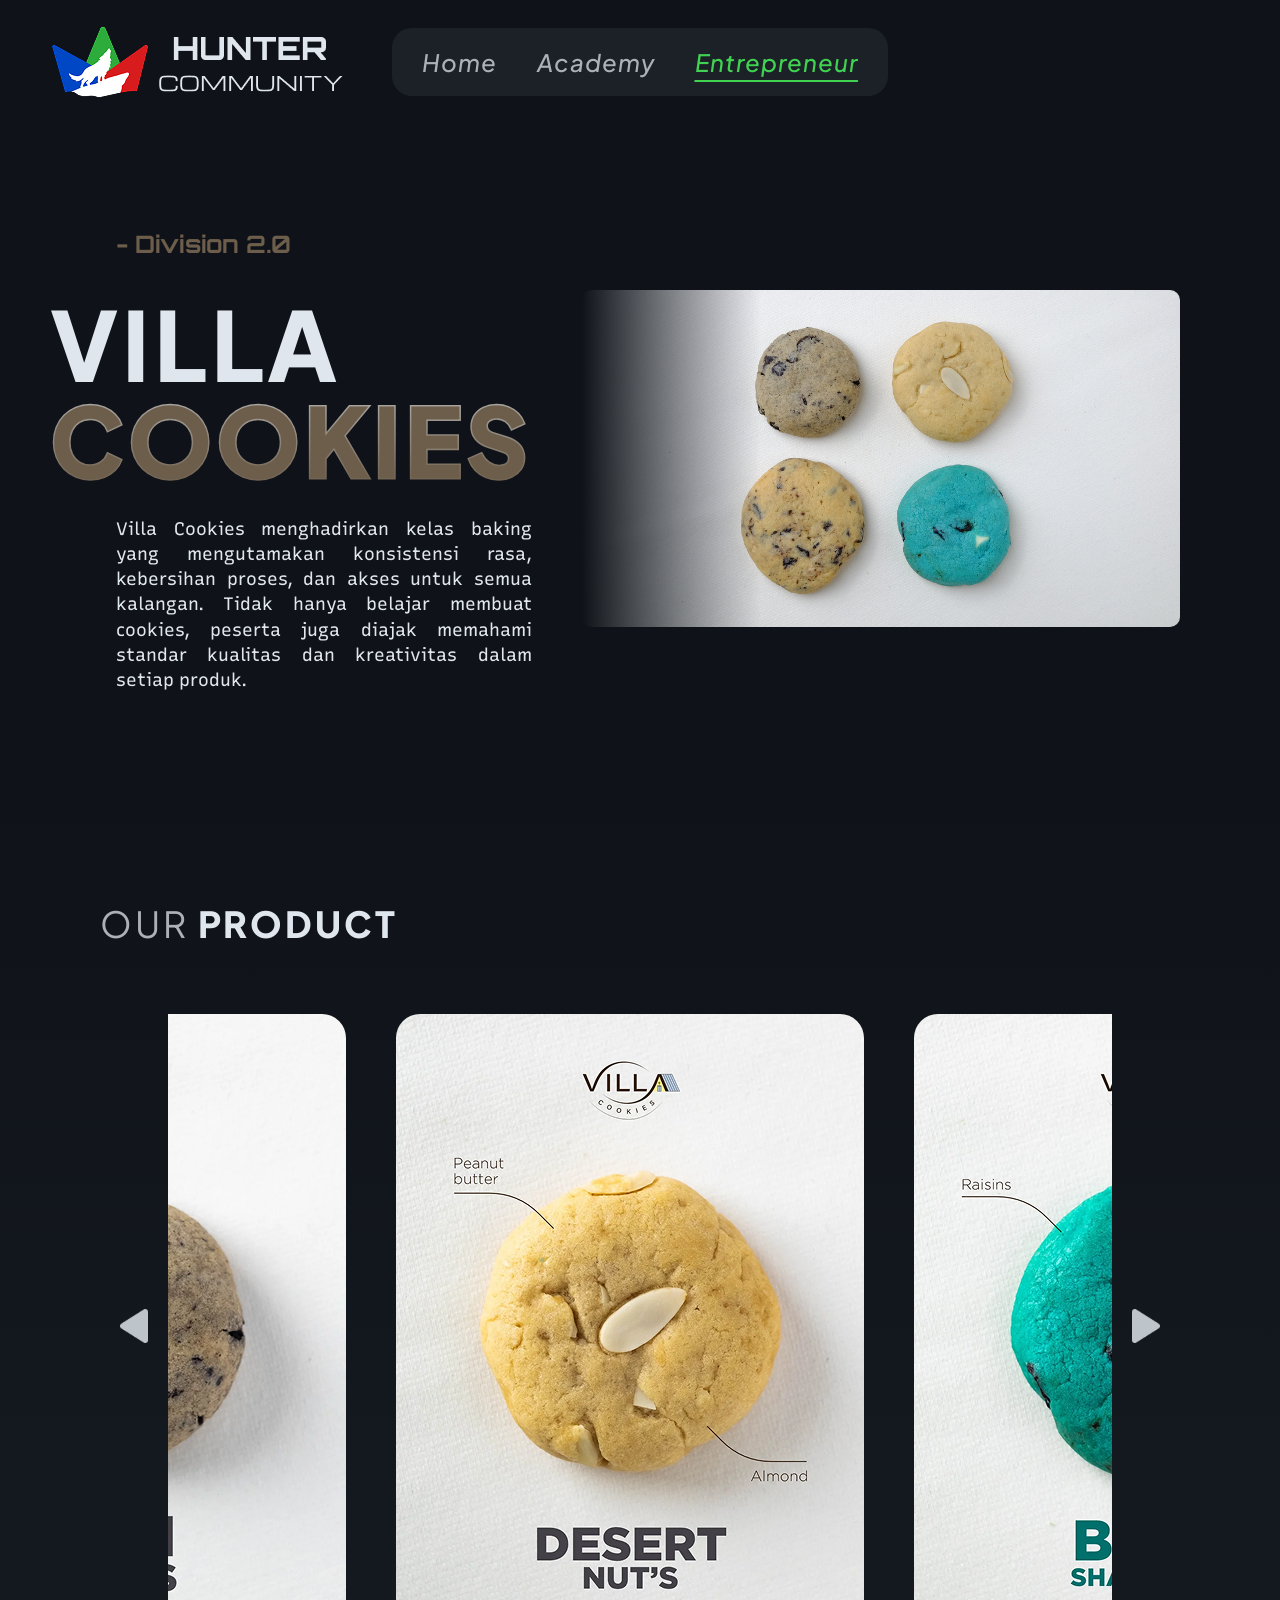
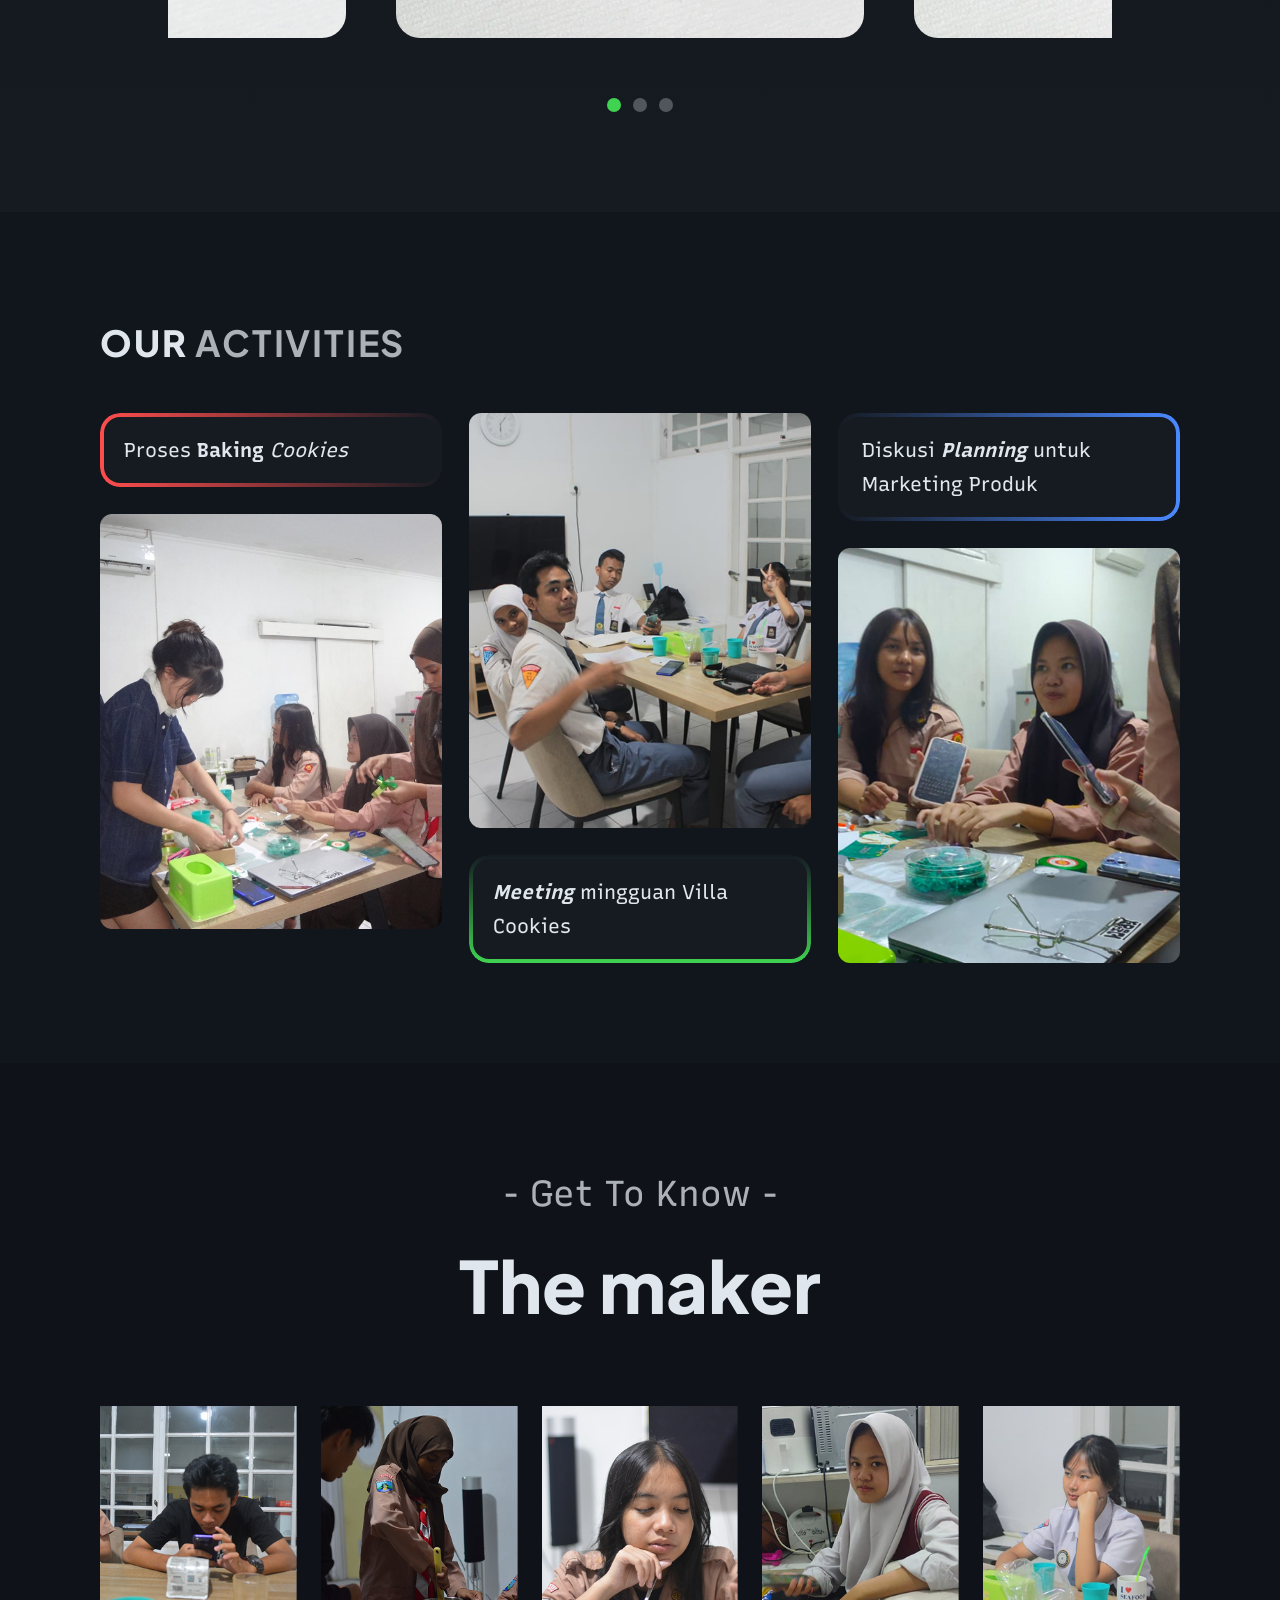
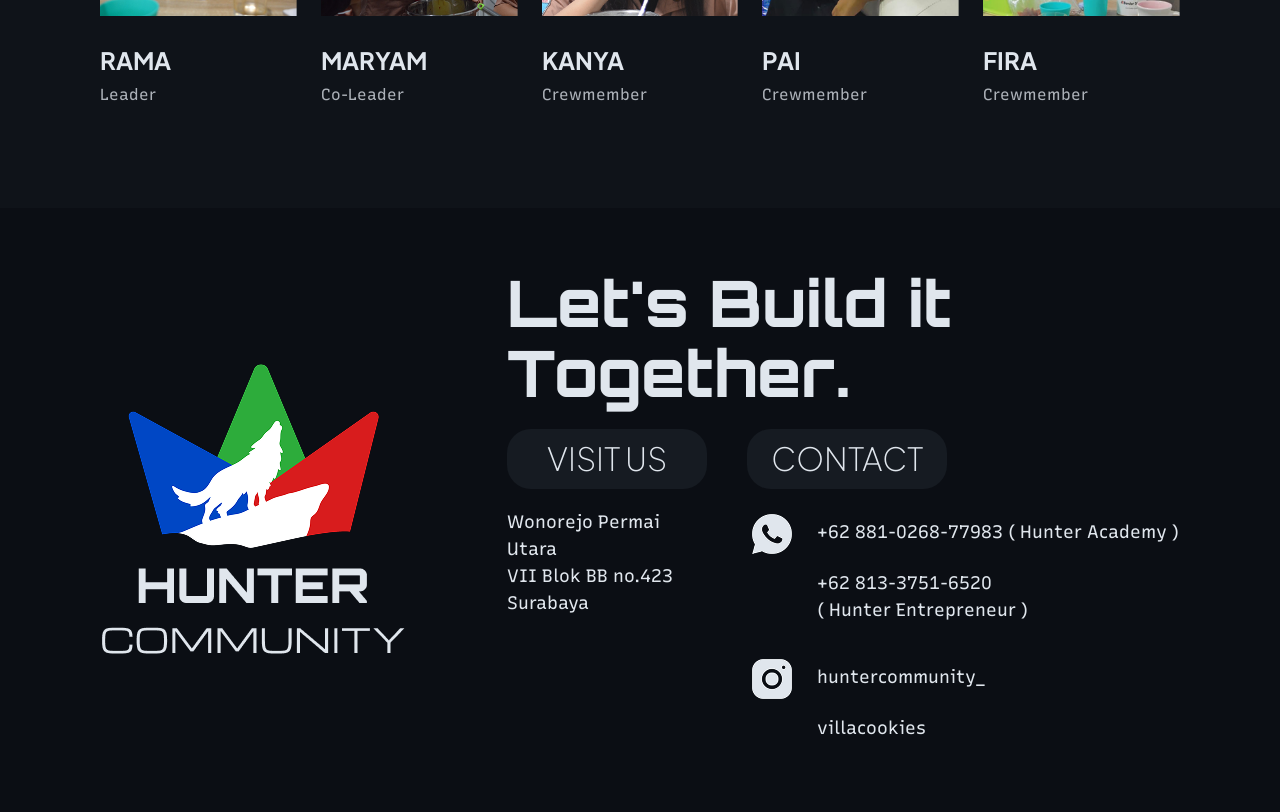
<file: cookingpage.html>
<!doctype html>
<html lang="id">
  <head>
    <meta charset="UTF-8" />
    <meta name="viewport" content="width=device-width, initial-scale=1.0" />
    <title>Villa Cookies – Hunter Community</title>
    <link rel="stylesheet" href="cookingpage.css" />
    <link rel="preconnect" href="https://fonts.googleapis.com" />
    <link rel="preconnect" href="https://fonts.gstatic.com" crossorigin />
  </head>
  <body>
    <!-- ==============================
         NAVBAR
    ============================== -->
    <nav class="navbar" id="navbar">
      <div class="navbar-logo" id="navbar-logo">
        <img src="HomeAssets/components/Logo.png" alt="Hunter Community Logo" />
      </div>
      <ul class="navbar-links">
        <li><a href="index.html">Home</a></li>
        <li><a href="codingpage.html">Academy</a></li>
        <li><a href="cookingpage.html"  class="active">Entrepreneur</a></li>
      </ul>
    </nav>

    <!-- ==============================
         HERO SECTION
    ============================== -->
    <section class="cooking-hero">
      <!-- LEFT SIDE -->
      <div class="cooking-hero-left">
        <p class="cooking-hero-subtitle reveal reveal-delay-1">
          - Division 2.0
        </p>

        <div class="cooking-hero-title-block">
          <div class="cooking-hero-stack">
            <img src="CookingAssets/hero/StackedCookies.png" alt="Stacked Cookies" class=" reveal reveal-delay-2" />
          </div>

          <div class="cooking-hero-title-text">
            <h1 class="villa reveal reveal-delay-3">VILLA</h1>
            <h1 class="cookies reveal reveal-delay-4">COOKIES</h1>
          </div>
        </div>

        <p class="cooking-hero-description reveal reveal-delay-4">
          Villa Cookies menghadirkan kelas baking yang mengutamakan konsistensi
          rasa, kebersihan proses, dan akses untuk semua kalangan. Tidak hanya
          belajar membuat cookies, peserta juga diajak memahami standar kualitas
          dan kreativitas dalam setiap produk.
        </p>
      </div>

      <!-- RIGHT SIDE -->
      <div class="cooking-hero-right reveal reveal-delay-3">
        <div class="cooking-hero-image-wrapper">
          <img
            src="CookingAssets/hero/FotoCookies.png"
            alt="Villa Cookies Products"
            class="cooking-hero-image"
          />
          <!-- Left gradient fade -->
          <div class="cooking-hero-fade cooking-hero-fade-left"></div>
          <!-- Right gradient fade -->
          <div class="cooking-hero-fade cooking-hero-fade-right"></div>
          <!-- Top gradient fade -->
          <div class="cooking-hero-fade cooking-hero-fade-top"></div>
          <!-- Bottom gradient fade -->
          <div class="cooking-hero-fade cooking-hero-fade-bottom"></div>
        </div>
      </div>
    </section>

    <!-- ==============================
         OUR PRODUCT SECTION
    ============================== -->
    <section class="our-product" id="our-product">
      <h2 class="our-product-title reveal reveal-delay-1">
        OUR <span class="accent-bold">PRODUCT</span>
      </h2>

      <div class="carousel-wrapper">
        <!-- Arrow Left -->
        <button class="carousel-arrow carousel-arrow-left reveal reveal-delay-2" id="arrowLeft" aria-label="Previous">
          <img src="CookingAssets/components/SegitigaArrow.png" alt="prev" />
        </button>

        <!-- Track -->
        <div class="carousel-track-container">
          <div class="carousel-track" id="carouselTrack">
            <div class="carousel-item reveal reveal-delay-1">
              <img src="CookingAssets/products/WinChessCookies.png" alt="Win Chess" />
            </div>
            <div class="carousel-item reveal reveal-delay-2">
              <img src="CookingAssets/products/DesertNut'sCookies.png" alt="Desert Nut's" />
            </div>
            <div class="carousel-item reveal reveal-delay-3">
              <img src="CookingAssets/products/BlueShamelessCookies.png" alt="Blue Shameless" />
            </div>
          </div>
        </div>

        <!-- Arrow Right -->
        <button class="carousel-arrow carousel-arrow-right reveal reveal-delay-2" id="arrowRight" aria-label="Next">
          <img src="CookingAssets/components/SegitigaArrow.png" alt="next" />
        </button>
      </div>

      <!-- Dots -->
      <div class="carousel-dots" id="carouselDots">
        <span class="carousel-dot" data-index="0"></span>
        <span class="carousel-dot" data-index="1"></span>
        <span class="carousel-dot" data-index="2"></span>
      </div>
    </section>

    
    <!-- ==============================
         OUR ACTIVITIES
    ============================== -->
    <section class="activities">
      <h2 class="activities-title reveal">
        <span class="accent-white">OUR</span> ACTIVITIES
      </h2>
      <div class="activities-cards">
        <div class="activities-card reveal reveal-delay-1">
          <div class="card-label border-red">Proses <strong>Baking</strong> <em>Cookies</em></div>
          <img src="CookingAssets/activities/FotoProsesBaking.png" alt="Proses Baking Cookies" />
        </div>
        <div class="activities-card reveal reveal-delay-2">
          <img src="CookingAssets/activities/FotoRapatMingguan.png" alt="Meeting Mingguan Villa Cookies" />
          <div class="card-label border-green"><em><strong>Meeting</strong></em> mingguan Villa Cookies</div>
        </div>
        <div class="activities-card reveal reveal-delay-3">
          <div class="card-label border-blue">Diskusi <em><strong>Planning</strong></em> untuk Marketing Produk</div>
          <img src="CookingAssets/activities/FotoDiskusiPlanning.png" alt="Diskusi Planning Marketing" />
        </div>
      </div>
    </section>

    
    <!-- ==============================
         THE MAKER
    ============================== -->
    <section class="the-maker">
      <div class="the-maker-header reveal">
        <p class="the-maker-eyebrow">- Get To Know -</p>
        <h2 class="the-maker-title">The maker</h2>
      </div>

      <div class="the-maker-grid">

        <!-- Row 1 -->
        <div class="maker-card reveal reveal-delay-1">
          <div class="maker-card-img">
            <img src="CookingAssets/maker/FotoRama-Leader.png" alt="Rama" />
          </div>
          <p class="maker-name">RAMA</p>
          <p class="maker-role">Leader</p>
        </div>
        <div class="maker-card reveal reveal-delay-2">
          <div class="maker-card-img">
            <img src="CookingAssets/maker/FotoMaryam-CoLeader.png" alt="Maryam" />
          </div>
          <p class="maker-name">MARYAM</p>
          <p class="maker-role">Co-Leader</p>
        </div>
        <div class="maker-card reveal reveal-delay-3">
          <div class="maker-card-img">
            <img src="CookingAssets/maker/FotoKanya-Member.png" alt="Kanya" />
          </div>
          <p class="maker-name">KANYA</p>
          <p class="maker-role">Crewmember</p>
        </div>
        <div class="maker-card reveal reveal-delay-4">
          <div class="maker-card-img">
            <img src="CookingAssets/maker/FotoPai-Member.png" alt="Pai" />
          </div>
          <p class="maker-name">PAI</p>
          <p class="maker-role">Crewmember</p>
        </div>
        <div class="maker-card reveal reveal-delay-5">
          <div class="maker-card-img">
            <img src="CookingAssets/maker/FotoFira-Member.png" alt="Fira" />
          </div>
          <p class="maker-name">FIRA</p>
          <p class="maker-role">Crewmember</p>
        </div>

      </div>
    </section>


    <!-- ==============================
       FOOTER
  ============================== -->
    <footer class="footer">
        <!-- Logo -->
          <img src="HomeAssets/components/Logo3.png" alt="Hunter Community" class="reveal reveal-delay-2"/>

        <div class="footer-inner">
          <h2 class="reveal reveal-delay-1">Let's Build it Together.</h2>
          <div class="footer-inner-content">
            <div class="footer-visitus">
              <h4 class="reveal reveal-delay-3">Visit Us</h4>
              <p class="reveal reveal-delay-4"><a href="https://maps.app.goo.gl/HNZdWPUTc9JyDS4NA" target="_blank">Wonorejo Permai Utara <br>VII Blok BB no.423 <br>Surabaya</a></p>
            </div>
            <div class="footer-contact">
              <h4 class="reveal reveal-delay-3">Contact</h4>
              <div class="contact-sosmed">
                <img src="HomeAssets/components/WhatsAppIcon.png" alt="WhatsApp" class="reveal reveal-delay-4">
                <div class="contact reveal reveal-delay-5">
                  <p><a href="https://wa.me/62881026877983" target="_blank">+62 881-0268-77983 <span style="white-space: nowrap;">( Hunter Academy )</span></a></p>
                  <p><a href="https://wa.me/6281337516520" target="_blank">+62 813-3751-6520 <span style="white-space: nowrap;">( Hunter Entrepreneur )</span></a></p>
                </div>
              </div>
              <div class="contact-sosmed">
                <img src="HomeAssets/components/InstagramIcon.png" alt="Instagram" class="reveal reveal-delay-4">
                <div class="contact reveal reveal-delay-5">
                  <p><a href="https://instagram.com/huntercommunity_" target="_blank">huntercommunity_</a></p>
                  <p><a href="https://instagram.com/villacookiess" target="_blank">villacookies</a></p>
                </div>
              </div>
            </div>
          </div>
        </div>
    </footer>


    <!-- ==============================
         SCROLL ANIMATION JS
    ============================== -->
    <script>
      // ── CAROUSEL ──────────────────────────────────
      const track      = document.getElementById("carouselTrack");
      const items      = track.querySelectorAll(".carousel-item");
      const dots       = document.querySelectorAll(".carousel-dot");
      const arrowLeft  = document.getElementById("arrowLeft");
      const arrowRight = document.getElementById("arrowRight");

      const TOTAL = items.length; // 3
      // activeIndex = which item is in the CENTER slot
      let activeIndex = 0;
      let isAnimating = false;

      function updateCarousel(direction) {
        // direction: "left" (prev) or "right" (next)
        const SLIDE_DIST = 518; // card width (468) + gap (50)

        // slide the track
        const sign = direction === "right" ? -1 : 1;
        track.style.transition = "transform 0.45s cubic-bezier(0.4, 0, 0.2, 1)";
        track.style.transform  = `translateX(${sign * SLIDE_DIST}px)`;

        track.addEventListener("transitionend", function onEnd() {
          track.removeEventListener("transitionend", onEnd);
          // disable transition, rotate items in DOM, reset transform
          track.style.transition = "none";
          track.style.transform  = "translateX(0)";

          if (direction === "right") {
            // move first item to end
            track.appendChild(track.firstElementChild);
            activeIndex = (activeIndex + 1) % TOTAL;
          } else {
            // move last item to front
            track.insertBefore(track.lastElementChild, track.firstElementChild);
            activeIndex = (activeIndex - 1 + TOTAL) % TOTAL;
          }

          updateDots();
          isAnimating = false;
        }, { once: true });
      }

      function updateDots() {
        // dot that lights up = the item currently in CENTER position (index 1 of track)
        // After rotation, activeIndex tracks the logical index of center item
        dots.forEach((dot, i) => {
          dot.classList.toggle("active", i === activeIndex);
        });
      }

      arrowRight.addEventListener("click", () => {
        if (isAnimating) return;
        isAnimating = true;
        updateCarousel("right");
      });

      arrowLeft.addEventListener("click", () => {
        if (isAnimating) return;
        isAnimating = true;
        updateCarousel("left");
      });

      // init dots — first item starts as center (index 0 active)
      updateDots();
      // ── END CAROUSEL ──────────────────────────────


      const reveals = document.querySelectorAll(".reveal");

      const observer = new IntersectionObserver(
        (entries) => {
          entries.forEach((entry) => {
            if (entry.isIntersecting) {
              entry.target.classList.add("visible");
            }
          });
        },
        {
          threshold: 0.12,
          rootMargin: "0px 0px -40px 0px",
        },
      );

      reveals.forEach((el) => observer.observe(el));

      // Hero elements animate on load
      window.addEventListener("load", () => {
        document.querySelectorAll(".cooking-hero .reveal").forEach((el) => {
          el.classList.add("visible");
        });
      });

      // Navbar: hide logo when scrolled, show when at top
      const navbarLogo = document.getElementById("navbar-logo");
      const SCROLL_THRESHOLD = 10;

      window.addEventListener("scroll", () => {
        if (window.scrollY > SCROLL_THRESHOLD) {
          navbarLogo.classList.add("hidden");
        } else {
          navbarLogo.classList.remove("hidden");
        }
      });
    </script>
  </body>
</html>
</file>
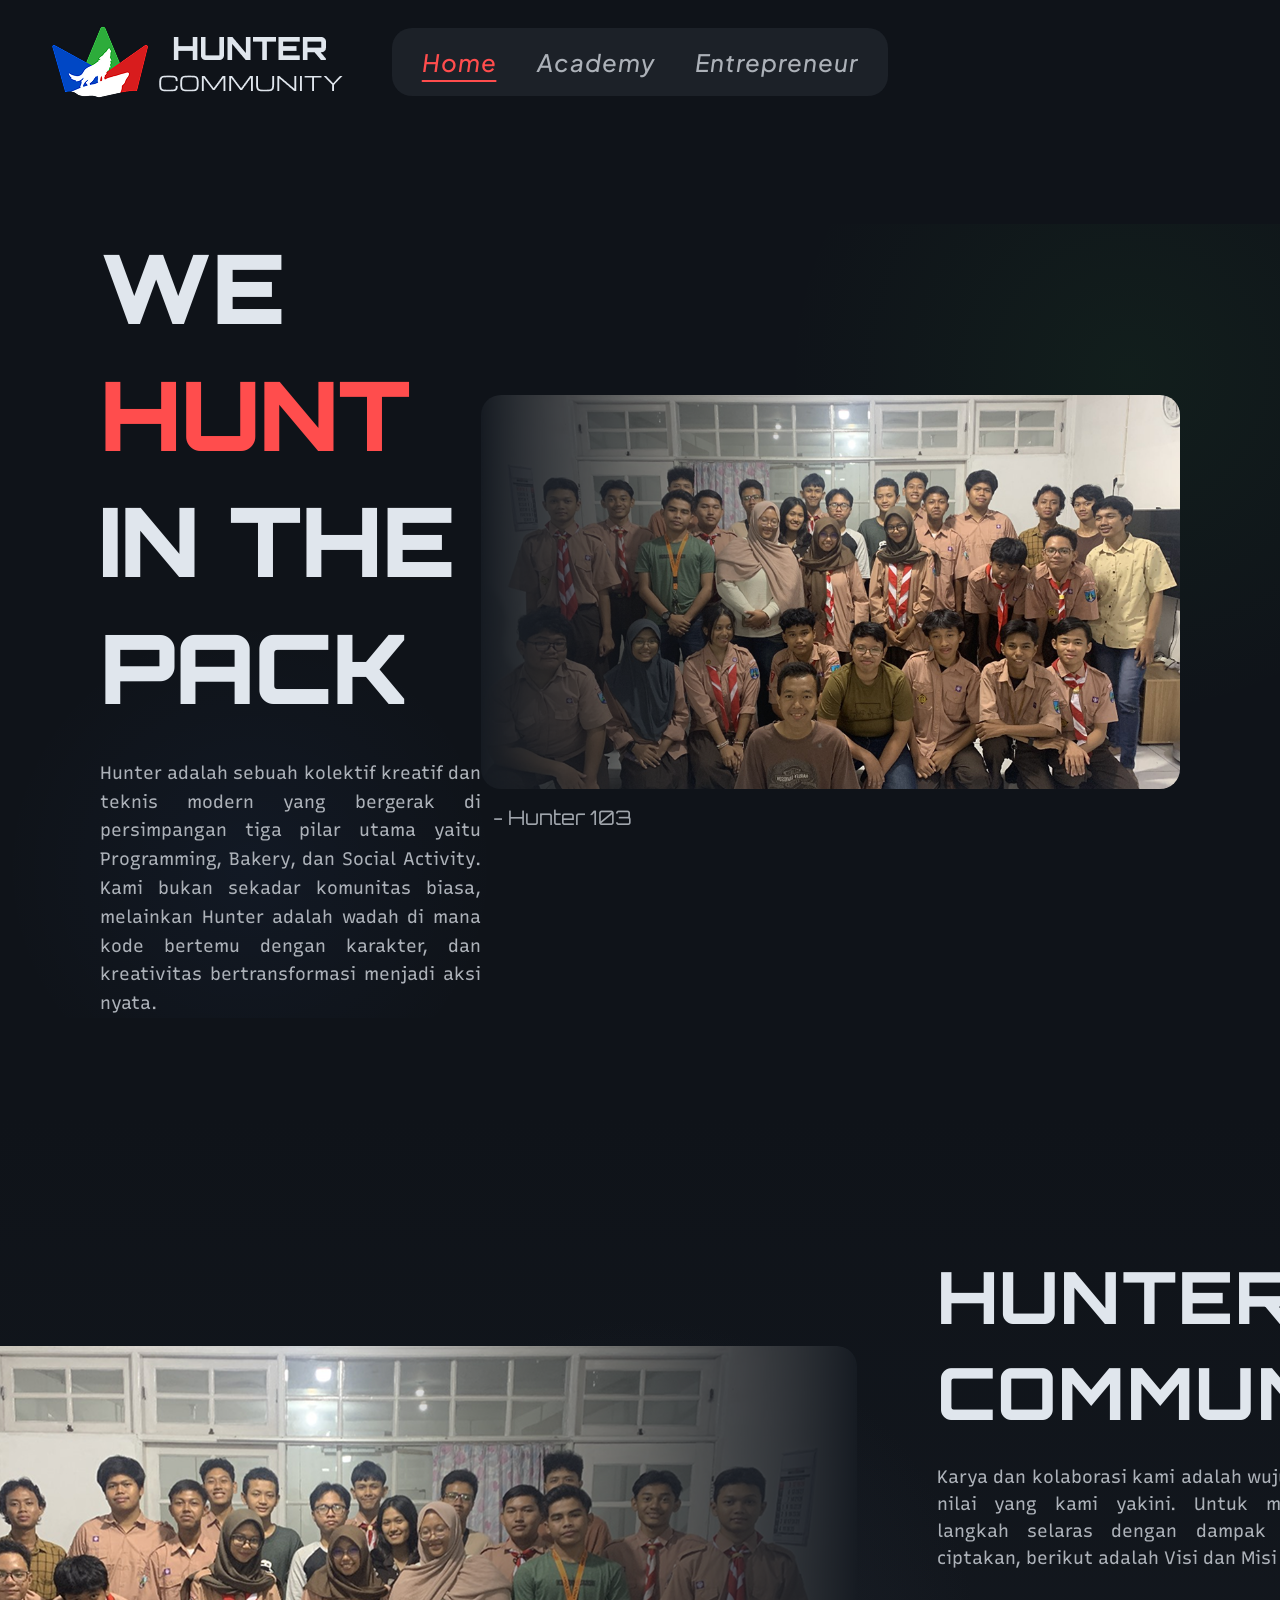
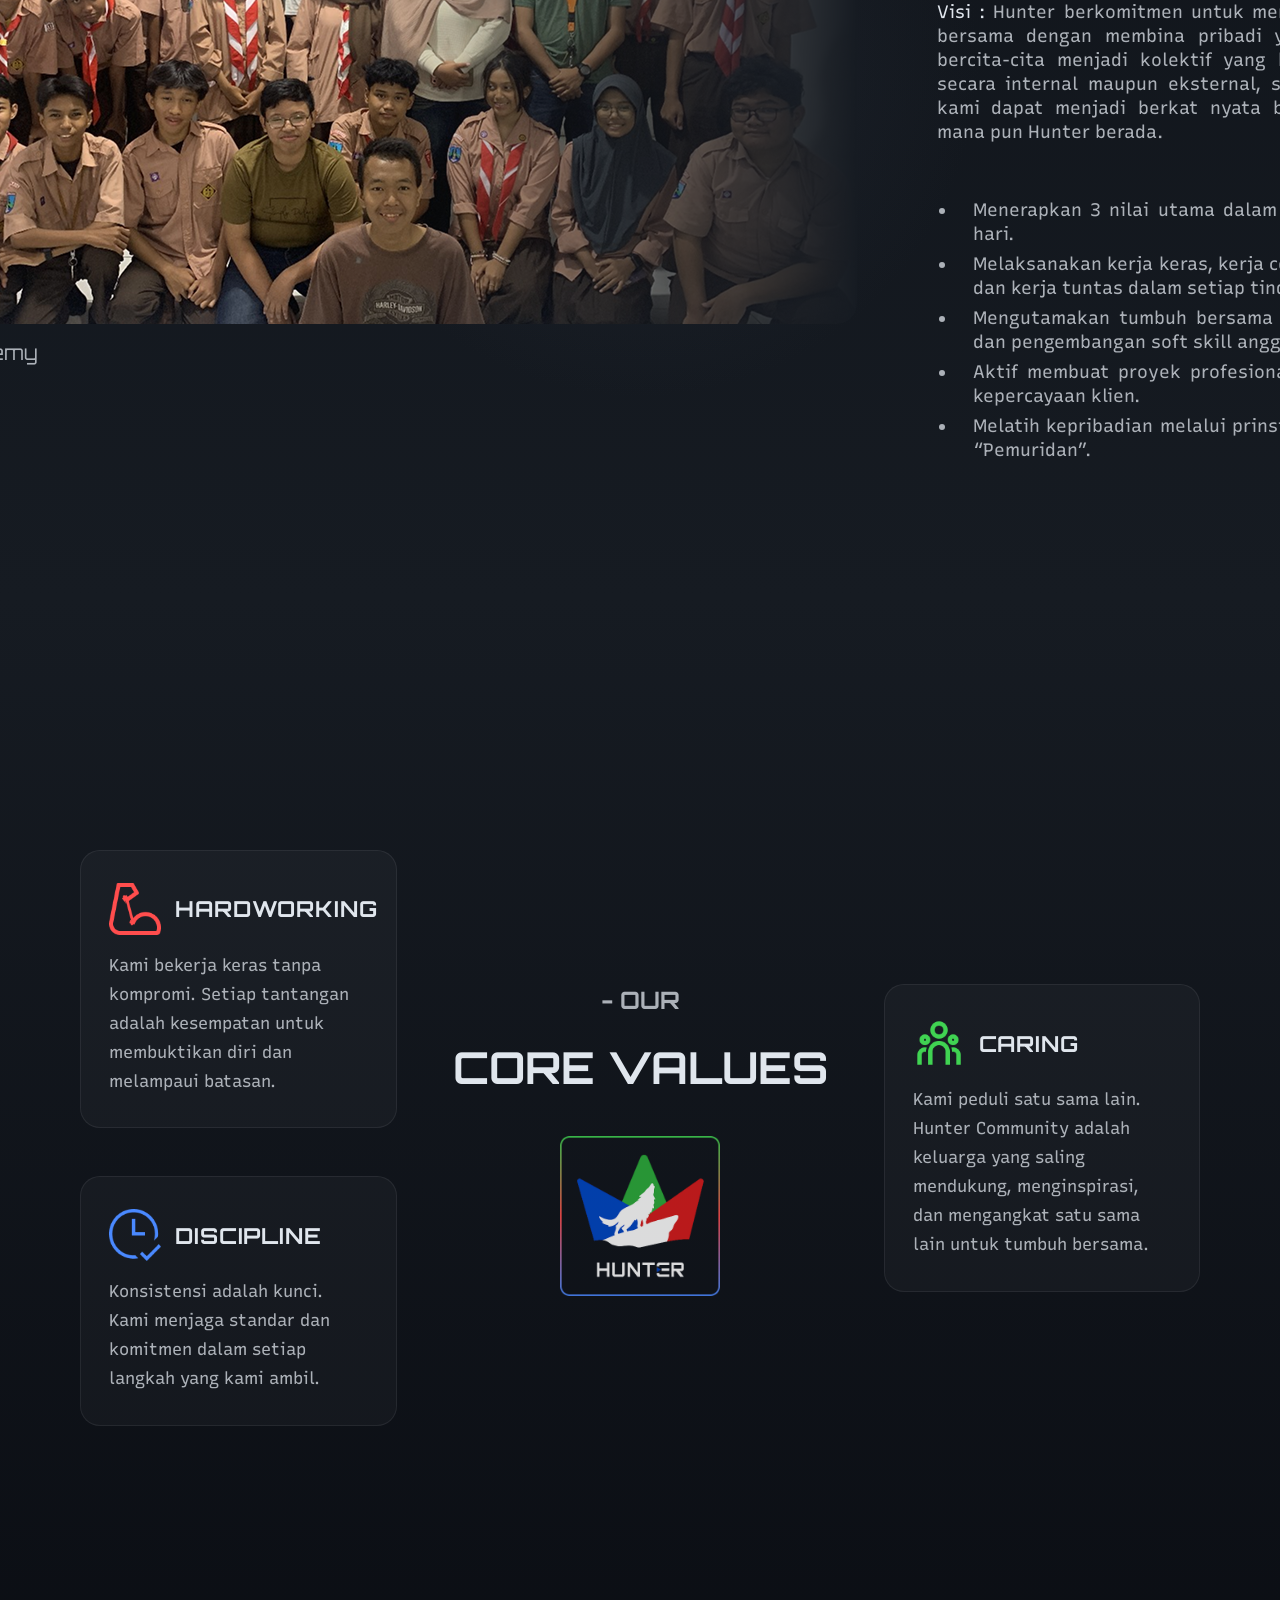
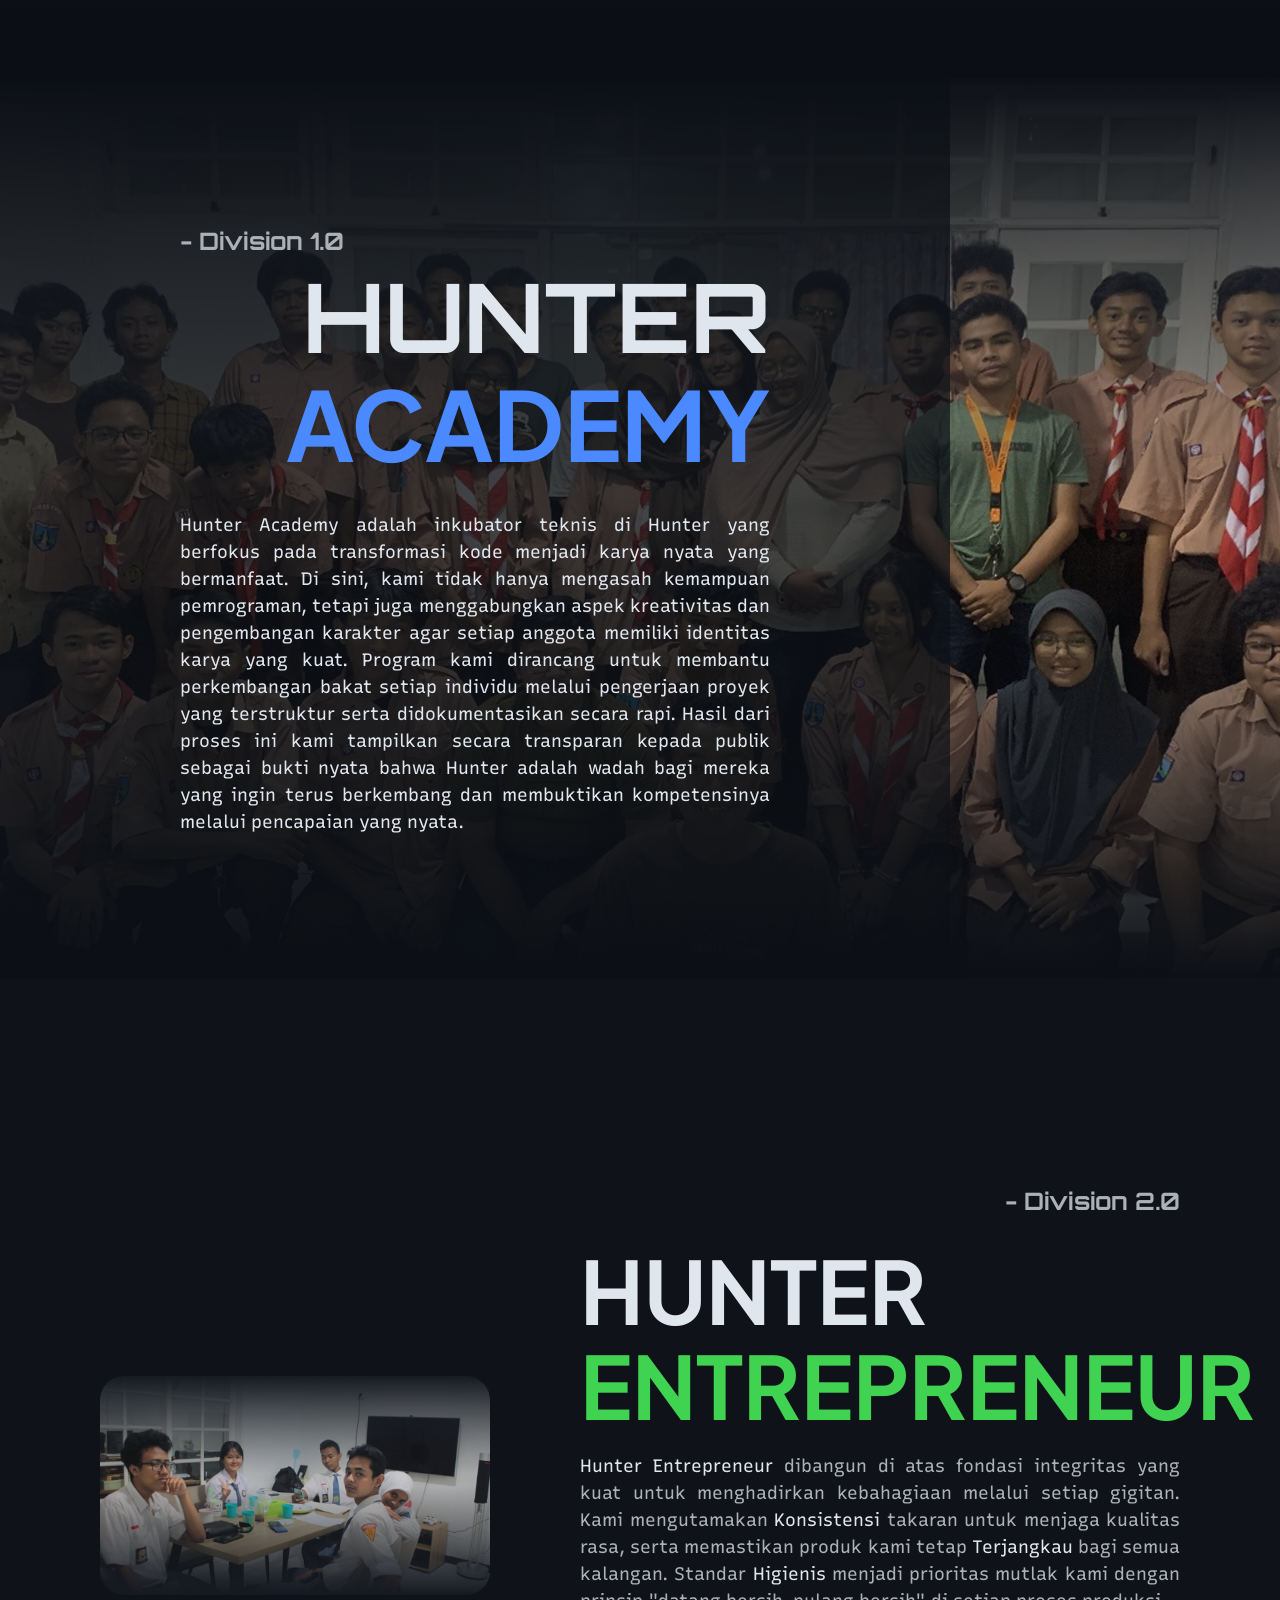
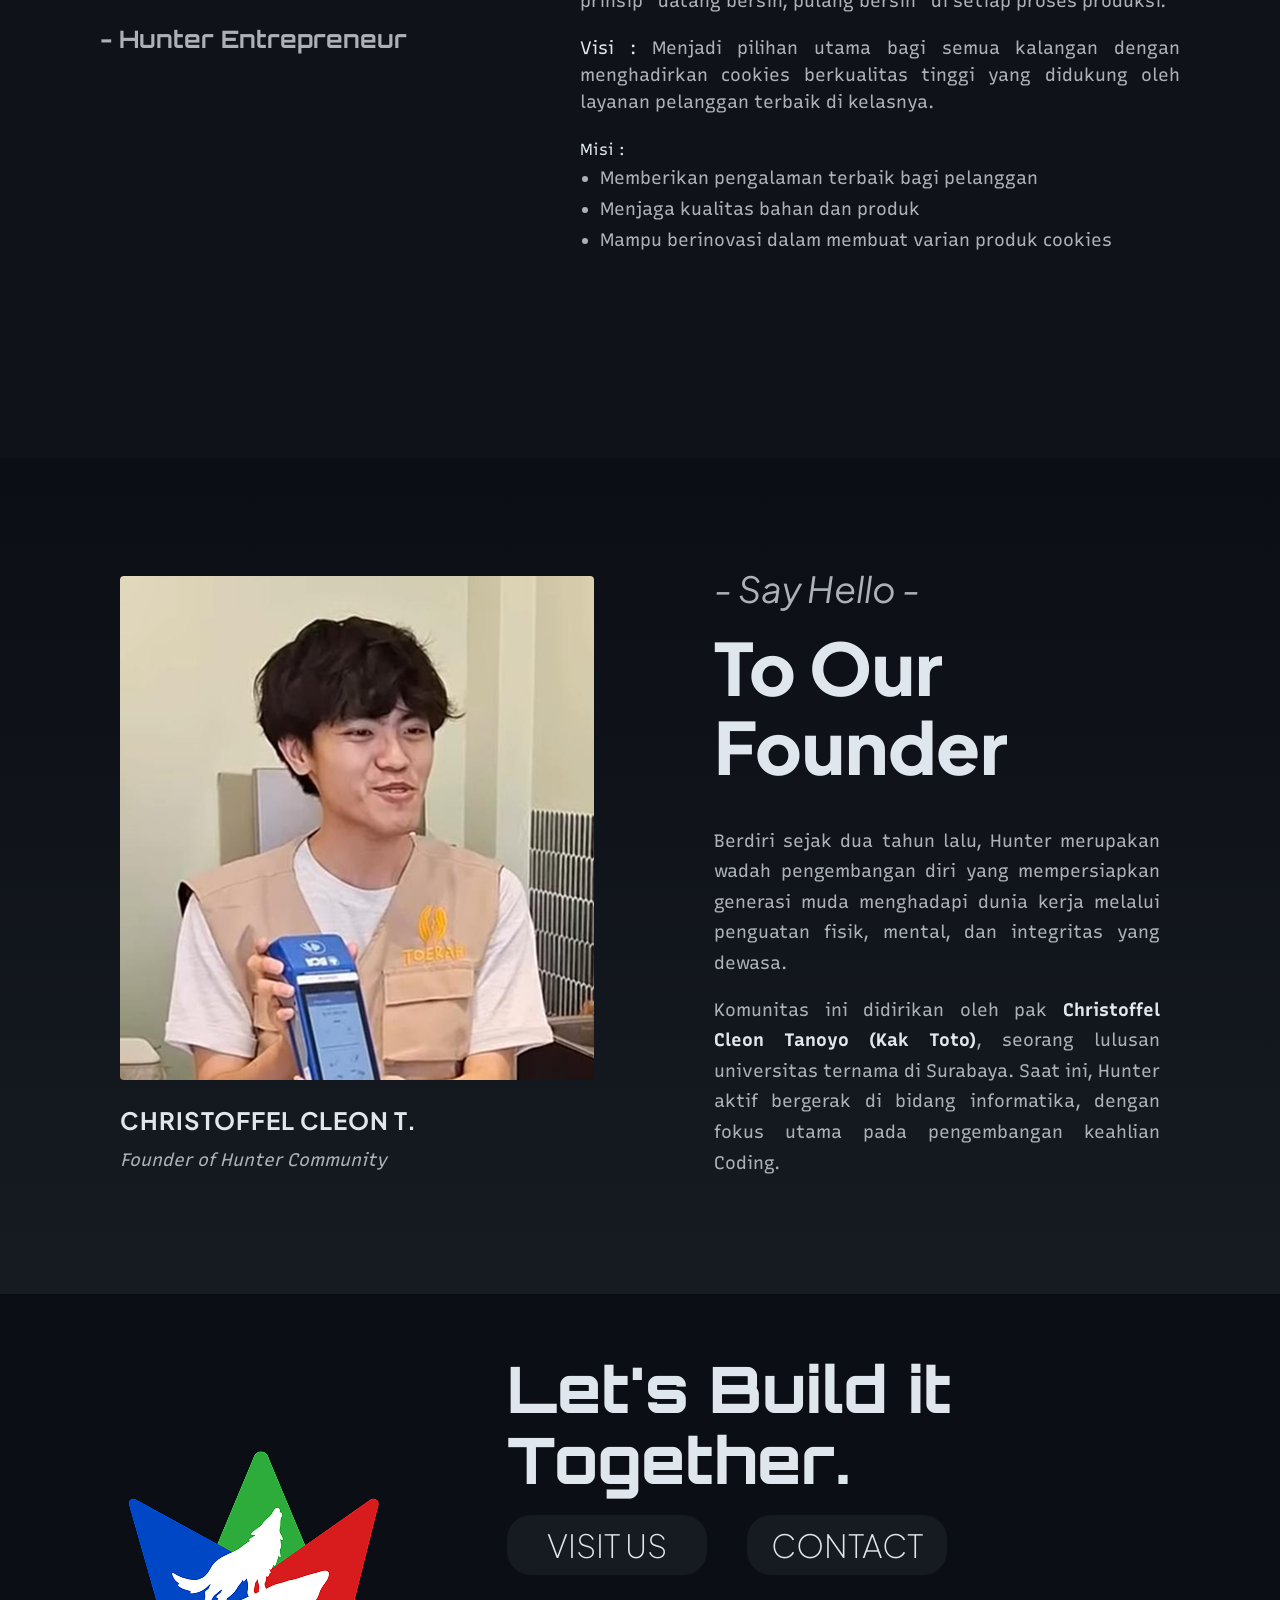
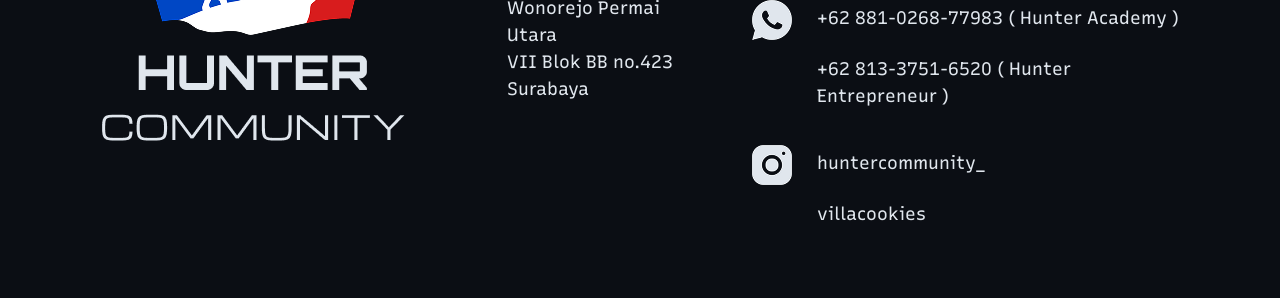
<file: homepage.html>
<!doctype html>
<html lang="id">
  <head>
    <meta charset="UTF-8" />
    <meta name="viewport" content="width=device-width, initial-scale=1.0" />
    <title>Hunter Community</title>
    <link rel="stylesheet" href="homepage.css" />
    <link rel="preconnect" href="https://fonts.googleapis.com" />
    <link rel="preconnect" href="https://fonts.gstatic.com" crossorigin />
  </head>
  <body>
    
    <!-- ==============================
       NAVBAR
  ============================== -->
    <nav class="navbar" id="navbar">
      <div class="navbar-logo" id="navbar-logo">
        <img src="HomeAssets/components/Logo.png" alt="Hunter Community Logo" />
      </div>
      <ul class="navbar-links">
        <li><a href="homepage.html" class="active">Home</a></li>
        <li><a href="codingpage.html">Academy</a></li>
        <li><a href="cookingpage.html">Entrepreneur</a></li>
      </ul>
    </nav>

    <!-- ==============================
       HERO SECTION
  ============================== -->
    <section class="hero">
      <div class="hero-content">
        <h1 class="hero-title reveal reveal-delay-1">
          WE <span class="accent-red">HUNT</span><br />
          IN THE<br />
          PACK
        </h1>
        <p class="hero-description reveal reveal-delay-2">
          Hunter adalah sebuah kolektif kreatif dan teknis modern yang bergerak
          di persimpangan tiga pilar utama yaitu Programming, Bakery, dan Social
          Activity. Kami bukan sekadar komunitas biasa, melainkan Hunter adalah
          wadah di mana kode bertemu dengan karakter, dan kreativitas
          bertransformasi menjadi aksi nyata.
        </p>
      </div>
      <div class="hero-image-wrapper">
        <img
          src="HomeAssets/sections/FotoBersama(Coding).png"
          alt="Hunter Community"
          class="hero-image-frame"
        />
        <p>- Hunter 103</p>
      </div>
    </section>

    <!-- ==============================
       ABOUT SECTION
  ============================== -->
    <section class="about" id="about">
      <div class="about-image-wrapper">
        <img
          src="HomeAssets/sections/FotoBersama(Coding).png"
          alt="Hunter Coding Class"
        />
        <p class="about-image-caption reveal reveal-delay-1">
          Hunter Academy
        </p>
      </div>

      <div class="about-content">
        <h2 class="about-title reveal reveal-delay-1">HUNTER<br />COMMUNITY</h2>
        <p class="about-description reveal reveal-delay-2">
          Karya dan kolaborasi kami adalah wujud nyata dari nilai-nilai yang
          kami yakini. Untuk memastikan setiap langkah selaras dengan dampak
          yang ingin kami ciptakan, berikut adalah Visi dan Misi kami:
        </p>
        <div class="about-visi-misi">
          <p class="reveal reveal-delay-3">
            <span class="accent-white">Visi :</span> Hunter berkomitmen untuk
            mencapai kesuksesan bersama dengan membina pribadi yang unggul. Kami
            bercita-cita menjadi kolektif yang berkembang pesat secara internal
            maupun eksternal, sehingga kehadiran kami dapat menjadi berkat nyata
            bagi lingkungan di mana pun Hunter berada.
          </p>
          <span class="accent-white reveal reveal-delay-4">Misi :</span>
          <ul>
            <li class="reveal reveal-delay-5">
              Menerapkan 3 nilai utama dalam kehidupan sehari-hari.
            </li>
            <li class="reveal reveal-delay-5">
              Melaksanakan kerja keras, kerja cerdas, kerja ikhlas, dan kerja
              tuntas dalam setiap tindakan.
            </li>
            <li class="reveal reveal-delay-5">
              Mengutamakan tumbuh bersama melalui pemuridan dan pengembangan
              soft skill anggota.
            </li>
            <li class="reveal reveal-delay-6">
              Aktif membuat proyek profesional dan membangun kepercayaan klien.
            </li>
            <li class="reveal reveal-delay-6">
              Melatih kepribadian melalui prinsip "Cari Jiwa" atau “Pemuridan”.
            </li>
          </ul>
        </div>
      </div>
    </section>

    <!-- ==============================
       CORE VALUES
  ============================== -->
    <section class="core-values" id="values">
      <div class="core-values-content">
        <!-- Left Values -->
        <div class="values-left">
          <div class="value-item reveal reveal-left">
            <div class="value-icon">
              <img src="HomeAssets/components/HardworkingIcon.png" alt="Hardworking" />
              <h3>Hardworking</h3>
            </div>
            <div class="value-content">
              <p>
                Kami bekerja keras tanpa kompromi. Setiap tantangan adalah kesempatan untuk membuktikan diri dan melampaui batasan.
              </p>
            </div>
          </div>
  
          <div class="value-item reveal reveal-left reveal-delay-2">
            <div class="value-icon">
              <img src="HomeAssets/components/DisciplineIcon.png" alt="Discipline" />
              <h3>Discipline</h3>
            </div>
            <div class="value-content">
              <p>
                Konsistensi adalah kunci. Kami menjaga standar dan komitmen dalam setiap langkah yang kami ambil.
              </p>
            </div>
          </div>
        </div>
  
        <!-- Center Badge -->
        <div class="core-values-center reveal reveal-scale">
          <p class="reveal reveal-delay-1">- OUR</p>
          <h2 class="reveal reveal-delay-2">CORE VALUES</h2>
          <div class="reveal reveal-delay-3">
            <img src="HomeAssets/components/Logo2.png" alt="Hunter Logo" />
          </div>
        </div>
  
        <!-- Right Values -->
        <div class="values-right">
          <div class="value-item reveal reveal-right">
            <div class="value-icon">
              <img src="HomeAssets/components/CaringIcon.png" alt="Caring" />
              <h3>Caring</h3>
            </div>
            <div class="value-content">
              <p>
                Kami peduli satu sama lain. Hunter Community adalah keluarga yang saling mendukung, menginspirasi, dan mengangkat satu sama lain untuk tumbuh bersama.
              </p>
            </div>
          </div>
        </div>
      </div>
    </section>

    <!-- ==============================
       DIVISION: CLASS OF CODING
  ============================== -->
    <section class="division-coding reveal reveal-delay-1" id="coding">
      <div class="division-coding-content reveal reveal-delay-1">
        <h3 class="reveal reveal-delay-2">Division 1.0</h3>
        <h2><span class="class reveal reveal-delay-3">Hunter</span> <br> <span class="accent-blue reveal reveal-delay-4">Academy</span></h2>
        <p class="reveal reveal-delay-5">Hunter Academy adalah inkubator teknis di Hunter yang berfokus pada transformasi kode menjadi karya nyata yang bermanfaat. Di sini, kami tidak hanya mengasah kemampuan pemrograman, tetapi juga menggabungkan aspek kreativitas dan pengembangan karakter agar setiap anggota memiliki identitas karya yang kuat. Program kami dirancang untuk membantu perkembangan bakat setiap individu melalui pengerjaan proyek yang terstruktur serta didokumentasikan secara rapi. Hasil dari proses ini kami tampilkan secara transparan kepada publik sebagai bukti nyata bahwa Hunter adalah wadah bagi mereka yang ingin terus berkembang dan membuktikan kompetensinya melalui pencapaian yang nyata.</p>
      </div>
    </section>



    <!-- ==============================
       DIVISION: VILLA COOKIES
  ============================== -->
    <section class="division-cooking reveal reveal-delay-1" id="cooking">
      <div class="division-cooking-image">
        <img src="HomeAssets/sections/FotoBersama(Cooking).png" alt="Cooking" class="reveal reveal-delay-1">
        <p class="reveal reveal-delay-2">- Hunter Entrepreneur</span></p>
      </div>
      <div class="division-cooking-content">
        <h3 class="reveal reveal-delay-2">- Division 2.0</h3>
        <h2 class="reveal reveal-delay-3">Hunter <span class="accent-green">Entrepreneur</h2>
        <p class="reveal reveal-delay-4"><span>Hunter Entrepreneur</span> dibangun di atas fondasi integritas yang kuat untuk menghadirkan kebahagiaan melalui setiap gigitan. Kami mengutamakan <span>Konsistensi</span> takaran untuk menjaga kualitas rasa, serta memastikan produk kami tetap <span>Terjangkau</span> bagi semua kalangan. Standar <span>Higienis</span> menjadi prioritas mutlak kami dengan prinsip "datang bersih, pulang bersih" di setiap proses produksi.</p>
        <p class="reveal reveal-delay-5"><span>Visi :</span> Menjadi pilihan utama bagi semua kalangan dengan menghadirkan cookies berkualitas tinggi yang didukung oleh layanan pelanggan terbaik di kelasnya.
        </p>
        <div class="misi-cooking reveal reveal-delay-6">
          <span>Misi :</span>
          <ul>
            <li>Memberikan pengalaman terbaik bagi pelanggan</li>
            <li>Menjaga kualitas bahan dan produk</li>
            <li>Mampu berinovasi dalam membuat varian produk cookies</li>
          </ul>
        </div>
      </div>

    </section>

    <!-- ==============================
       FOUNDER SECTION
  ============================== -->
    <section class="founder" id="founder">
      <div class="founder-image-wrapper">
        <div class="founder-image-frame reveal reveal-left">
          <img src="HomeAssets/founder/FounderProfile.png" alt="Founder" />
        </div>
        <div class="founder-name-tag reveal reveal-delay-2">
          <h3>Christoffel Cleon T.</h3>
          <p>Founder of Hunter Community</p>
        </div>
      </div>

      <div class="founder-content">
        <p class="founder-greeting reveal">- Say Hello -</p>
        <h2 class="founder-title reveal reveal-delay-1">To Our Founder</h2>
        <p class="founder-description reveal reveal-delay-2">
          Berdiri sejak dua tahun lalu, Hunter merupakan wadah
          pengembangan diri yang mempersiapkan generasi muda
          menghadapi dunia kerja melalui penguatan fisik, mental, dan
          integritas yang dewasa.
        </p>
        <p class="founder-description reveal reveal-delay-3">
          Komunitas ini didirikan oleh pak <strong>Christoffel Cleon Tanoyo (Kak
          Toto)</strong>, seorang lulusan universitas ternama di Surabaya. Saat ini,
          Hunter aktif bergerak di bidang informatika, dengan fokus utama
          pada pengembangan keahlian Coding.
        </p>
      </div>
    </section>

    <!-- ==============================
       FOOTER
  ============================== -->
    <footer class="footer">
        <!-- Logo -->
          <img src="HomeAssets/components/Logo3.png" alt="Hunter Community" class="reveal reveal-delay-2"/>

        <div class="footer-inner">
          <h2 class="reveal reveal-delay-1">Let's Build it Together.</h2>
          <div class="footer-inner-content">
            <div class="footer-visitus">
              <h4 class="reveal reveal-delay-3">Visit Us</h4>
              <p class="reveal reveal-delay-4">Wonorejo Permai Utara <br>VII Blok BB no.423 <br>Surabaya</p>
            </div>
            <div class="footer-contact">
              <h4 class="reveal reveal-delay-3">Contact</h4>
              <div class="contact-sosmed">
                <img src="HomeAssets/components/WhatsAppIcon.png" alt="WhatsApp" class="reveal reveal-delay-4">
                <div class="contact reveal reveal-delay-5">
                  <p>+62 881-0268-77983 ( Hunter Academy )</p>
                  <p>+62 813-3751-6520 ( Hunter Entrepreneur )</p>
                </div>
              </div>
              <div class="contact-sosmed">
                <img src="HomeAssets/components/InstagramIcon.png" alt="Instagram" class="reveal reveal-delay-4">
                <div class="contact reveal reveal-delay-5">
                  <p>huntercommunity_</p>
                  <p>villacookies</p>
                </div>
              </div>
            </div>
          </div>
        </div>
    </footer>

    <!-- ==============================
       SCROLL ANIMATION JS
  ============================== -->
    <script>
      // Intersection Observer for scroll reveals
      const reveals = document.querySelectorAll(".reveal");

      const observer = new IntersectionObserver(
        (entries) => {
          entries.forEach((entry) => {
            if (entry.isIntersecting) {
              entry.target.classList.add("visible");
            }
          });
        },
        {
          threshold: 0.12,
          rootMargin: "0px 0px -40px 0px",
        },
      );

      reveals.forEach((el) => observer.observe(el));

      // Hero elements animate on load
      window.addEventListener("load", () => {
        document.querySelectorAll(".hero .reveal").forEach((el) => {
          el.classList.add("visible");
        });
      });

      // Navbar: hide logo when scrolled, show when at top
      const navbarLogo = document.getElementById("navbar-logo");
      const SCROLL_THRESHOLD = 10;

      window.addEventListener("scroll", () => {
        if (window.scrollY > SCROLL_THRESHOLD) {
          navbarLogo.classList.add("hidden");
        } else {
          navbarLogo.classList.remove("hidden");
        }
      });

    </script>
  </body>
</html>
</file>
<file: homepage.css>
/* ========================================
   IMPORTS
======================================== */
@import url('https://fonts.googleapis.com/css2?family=Orbitron:wght@400;500;600;700;800;900&family=Plus+Jakarta+Sans:wght@300;400;500;600;700;800&family=Recursive:wght@300;400;500;600;700&display=swap');

/* ========================================
   CSS VARIABLES
======================================== */
:root {
  --color-bg-primary: #0F1319;
  --color-bg-secondary: #161B22;
  --color-bg-tertiary: #282E39;
  --color-bg-card: #0B0E14;
  --color-navbar: #1C2128;

  --color-text-main: #E0E6ED;
  --color-text-muted: #ACB1B8;
  --color-text-hover: #FABD2F;

  --color-red: #FF4D4D;
  --color-blue: #4A89FF;
  --color-green: #40D352;

  --color-border: #E0E6ED;

  --font-title: 'Orbitron', sans-serif;
  --font-subtitle: 'Plus Jakarta Sans', sans-serif;
  --font-body: 'Recursive', sans-serif;

  --transition: 0.3s ease;
  --transition-slow: 0.6s ease;
}

/* ========================================
   RESET & BASE
======================================== */
*, *::before, *::after {
  margin: 0;
  padding: 0;
  box-sizing: border-box;
}

html {
  scroll-behavior: smooth;
}

body {
  background-color: var(--color-bg-primary);
  color: var(--color-text-main);
  font-family: var(--font-body);
  font-size: 16px;
  line-height: 1.7;
  overflow-x: hidden;
}

/* ========================================
   PAGE WRAPPER — keeps content centered at any zoom level
======================================== */
body > * {
  width: 100%;
}

.navbar,
.hero,
.about,
.core-values,
.division-coding,
.division-cooking,
.founder,
.footer {
  max-width: 1920px;
  margin-left: auto;
  margin-right: auto;
}

img {
  display: block;
  max-width: 100%;
}

a {
  text-decoration: none;
  color: inherit;
}

/* ========================================
   SCROLL ANIMATION BASE
======================================== */
.reveal {
  opacity: 0;
  transform: translateY(40px);
  transition: opacity 0.75s cubic-bezier(0.22, 1, 0.36, 1), transform 0.75s cubic-bezier(0.22, 1, 0.36, 1);
}

.reveal.reveal-left  { transform: translateX(-50px); }
.reveal.reveal-right { transform: translateX(50px); }
.reveal.reveal-scale { transform: scale(0.92); }

.reveal.visible {
  opacity: 1;
  transform: none;
}

.reveal-delay-1 { transition-delay: 0.1s; }
.reveal-delay-2 { transition-delay: 0.2s; }
.reveal-delay-3 { transition-delay: 0.3s; }
.reveal-delay-4 { transition-delay: 0.4s; }
.reveal-delay-5 { transition-delay: 0.5s; }
.reveal-delay-6 { transition-delay: 0.6s; }

/* ========================================
   NAVBAR
======================================== */
.navbar {
  position: sticky;
  top: 0;
  z-index: 1000;
  /* 3-column grid: logo | links | spacer — links are truly centered */
  display: grid;
  grid-template-columns: 1fr auto 1fr;
  align-items: center;
  padding: 0 50px;
  isolation: isolate;
}

.navbar-logo {
  grid-column: 1;
  justify-self: start;
  display: flex;
  align-items: center;
  gap: 12px;
  margin: 24px 0;
  opacity: 1;
  transform: translateX(0);
  transition: opacity 0.3s ease, transform 0.3s ease;
}

.navbar-logo.hidden {
  opacity: 0;
  transform: translateX(-16px);
  pointer-events: none;
}

.navbar-links {
  grid-column: 2;
  justify-self: center;
  display: flex;
  align-items: center;
  list-style: none;
  height: 68px;
  justify-content: center;
  gap: 40px;
  padding: 30px;
  background-color: var(--color-navbar);
  border-radius: 20px;
}

.navbar-links a {
  font-family: var(--font-subtitle);
  font-size: 24px;
  font-weight: 500;
  color: var(--color-text-muted);
  letter-spacing: 0.04em;
  transition: color var(--transition);
  position: relative;
  font-style: italic;
  text-decoration: none;
}


.navbar-links a::after {
  content: '';
  position: absolute;
  bottom: -5px;
  left: 50%;
  transform: translateX(-50%);
  width: 0;
  height: 2px;
  border-radius: 2px;
  background: var(--color-text-hover);
  transition: width 0.35s cubic-bezier(0.4, 0, 0.2, 1), background 0.25s ease;
}

/* Hover — underline kuning dari tengah melebar */
.navbar-links a:hover {
  color: var(--color-text-hover);
}
.navbar-links a:hover::after {
  width: 100%;
}

/* Active — urutan 1 merah, 2 biru, 3 biru, 4 hijau, 5 hijau */
.navbar-links li:nth-child(1) a.active { color: var(--color-red); }
.navbar-links li:nth-child(1) a.active::after { width: 100%; background: var(--color-red); }

.navbar-links li:nth-child(2) a.active { color: var(--color-blue); }
.navbar-links li:nth-child(2) a.active::after { width: 100%; background: var(--color-blue); }

.navbar-links li:nth-child(3) a.active { color: var(--color-green); }
.navbar-links li:nth-child(3) a.active::after { width: 100%; background: var(--color-green); }

.navbar-links li:nth-child(4) a.active { color: var(--color-red); }
.navbar-links li:nth-child(4) a.active::after { width: 100%; background: var(--color-red); }

.navbar-links li:nth-child(5) a.active { color: var(--color-blue); }
.navbar-links li:nth-child(5) a.active::after { width: 100%; background: var(--color-blue); }
/* ========================================
   HERO SECTION
======================================== */
.hero {
  margin: 100px auto;
  padding: 0 100px;
  max-width: 1600px;
  display: flex;
  align-items: center;
  gap: 0;
  position: relative;
  overflow: hidden;
  justify-content: space-between;
  color: var(--color-text-muted);
}

.hero::before {
  content: '';
  position: absolute;
  top: -200px;
  right: -200px;
  width: 700px;
  height: 700px;
  background: radial-gradient(circle, rgba(64, 211, 82, 0.06) 0%, transparent 70%);
  pointer-events: none;
}

.hero::after {
  content: '';
  position: absolute;
  bottom: -100px;
  left: 0;
  width: 500px;
  height: 500px;
  background: radial-gradient(circle, rgba(74, 137, 255, 0.05) 0%, transparent 70%);
  pointer-events: none;
}

.hero-content {
  z-index: 1;
}

.hero-title {
  font-family: var(--font-title);
  font-size: 96px;
  font-weight: 900;
  line-height: 1.32;
  letter-spacing: -0.01em;
  color: var(--color-text-main);
  margin-bottom: 28px;
}

.hero-title .accent-red {
  color: var(--color-red);
}

.hero-description {
  font-family: var(--font-body);
  font-size: 18px;
  line-height: 1.6;
  max-width: 560px;
  text-align: justify;
}

.hero-image-wrapper {
  position: relative;
  z-index: 1;
  display: flex;
  flex-direction: column;
}

.hero-image-frame {
  position: relative;
  border-radius: 20px;
  overflow: hidden;
  width: 100%;
}

.hero-image-caption {
  position: absolute;
  bottom: 0;
  left: 0;
  right: 0;
  padding: 20px 24px 16px;
  background: linear-gradient(to top, rgba(0,0,0,0.8) 0%, transparent 100%);
}

.hero-image-wrapper p {
  font-family: var(--font-title);
  font-size: 20px;
  color: rgba(224, 230, 237, 0.7);
  margin: 12px;
}

.hero-image-frame::before {
  content: '';
  position: absolute;
  inset: 0;
  border: 1px solid rgba(224, 230, 237, 0.15);
  border-radius: 4px;
  z-index: 1;
  pointer-events: none;
}

/* ========================================
   ABOUT SECTION
======================================== */
.about {
  min-height: 1080px;
  display: flex;
  gap: 80px;
  align-items: center;
  justify-content: center;
  background: linear-gradient(180deg, #0F1319 0%, #161B22 100%);
  position: relative;
  overflow: hidden;
  padding: 80px 100px;
}

.about::before {
  content: '';
  position: absolute;
  top: 50%;
  left: 50%;
  transform: translate(-50%, -50%);
  width: 800px;
  height: 800px;
  background: radial-gradient(circle, rgba(40, 46, 57, 0.5) 0%, transparent 60%);
  pointer-events: none;
}

.about-image-wrapper {
  position: relative;
  flex-shrink: 0;
}

.about-image-wrapper img {
  transform: scaleX(-1);
  border-radius: 20px;
}

.about-image-caption {
  margin-top: 12px;
  font-family: var(--font-title);
  font-size: 20px;
  color: var(--color-text-muted);
}

.about-image-caption::before {
  content: '— ';
}

.about-content {
  position: relative;
  z-index: 1;
  width: 600px;
  text-align: justify;
}

.section-label {
  font-family: var(--font-subtitle);
  font-size: 11px;
  font-weight: 700;
  letter-spacing: 0.25em;
  text-transform: uppercase;
  color: var(--color-green);
  margin-bottom: 16px;
  display: flex;
  align-items: center;
  gap: 10px;
}

.section-label::before {
  content: '';
  display: inline-block;
  width: 20px;
  height: 1.5px;
  background: var(--color-green);
}

.about-title {
  font-family: var(--font-title);
  font-size: 72px;
  font-weight: 800;
  line-height: 96px;
  color: var(--color-text-main);
  margin-bottom: 24px;
  letter-spacing: 0.02em;
}

.about-description {
  font-family: var(--font-body);
  font-size: 18px;
  line-height: 1.5;
  color: var(--color-text-muted);
  margin-bottom: 28px;
}

.about-visi-misi .accent-white {
  color: var(--color-text-main);
  font-size: 18px;
}

.about-visi-misi p {
  margin-bottom: 24px;
}

.about-visi-misi p,
.about-visi-misi li {
  font-family: var(--font-body);
  font-size: 18px;
  color: var(--color-text-muted);
  line-height: 24px;
}

.about-visi-misi ul {
  padding-left: 20px;
}

.about-visi-misi li {
  padding-left: 16px;
  position: relative;
  margin-bottom: 6px;
}

/* ========================================
   CORE VALUES SECTION
======================================== */
.core-values {
  min-height: 1080px;
  background: linear-gradient(180deg, #161B22 0%, #0B0E14 100%);
  display: flex;
  justify-content: center;
  align-items: center;
  padding: 100px 80px;
  position: relative;
}

.core-values-center {
  text-align: center;
}

.core-values-center p {
  font-family: var(--font-title);
  font-size: 24px;
  font-weight: 700;
  text-transform: uppercase;
  color: var(--color-text-muted);
}

.core-values-center h2 {
  font-family: var(--font-title);
  font-size: 44px;
  font-weight: 700;
  color: var(--color-text-main);
}

/* ── Core Values Layout ── */
.core-values-content {
  display: grid;
  grid-template-columns: 1fr auto 1fr;
  align-items: center;
  gap: 56px;
  width: 100%;
  max-width: 1400px;
}

.values-left,
.values-right {
  display: flex;
  flex-direction: column;
  gap: 48px;
}

.value-item {
  display: flex;
  flex-direction: column;
  gap: 16px;
  background: rgba(255,255,255,0.03);
  border: 1px solid rgba(224,230,237,0.08);
  border-radius: 20px;
  padding: 32px 28px;
  transition: border-color 0.3s ease, background 0.3s ease;
}

.value-item:hover {
  border-color: rgba(224,230,237,0.18);
  background: rgba(255,255,255,0.05);
}

.value-icon {
  display: flex;
  align-items: center;
  gap: 14px;
}

.value-icon img {
  width: 52px;
  height: 52px;
  object-fit: contain;
  flex-shrink: 0;
}

.value-icon h3 {
  font-family: var(--font-title);
  font-size: 22px;
  font-weight: 700;
  color: var(--color-text-main);
  letter-spacing: 0.04em;
  text-transform: uppercase;
}

.value-content p {
  font-family: var(--font-body);
  font-size: 17px;
  line-height: 1.7;
  color: var(--color-text-muted);
}

.core-values-center {
  text-align: center;
  display: flex;
  flex-direction: column;
  align-items: center;
  gap: 10px;
  min-width: 280px;
}

.core-values-center img {
  width: 160px;
  height: auto;
  margin-top: 20px;
  opacity: 0.85;
}



/* ========================================
   DIVISION SECTIONS
======================================== */
.division-coding {
  height: 100vh;
  position: relative;
  overflow: hidden;
  display: flex;
  align-items: center;
  background-image: url("HomeAssets/sections/FotbarCoding.png");
  background-size: cover;
  background-position: center;
  background-repeat: no-repeat;
}

.division-coding::before {
  content: "";
  position: absolute;
  inset: 0;
  background:
    linear-gradient(to top, rgba(12,16,22,1) 0%, rgba(12,16,22,0.1) 50%, rgba(12,16,22,0) 100%),
    linear-gradient(to bottom, rgba(12,16,22,1) 0%, rgba(12,16,22,0.1) 50%, rgba(12,16,22,0) 100%);
}

.division-coding-content {
  display: flex;
  flex-direction: column;
  width: 950px;
  max-width: 100%;
  height: 100%;
  background-color: rgba(12, 16, 22, 0.7);
  justify-content: center;
  padding: 0 180px;
  z-index: 1;
}

.division-coding-content h3 {
  font-family: var(--font-title);
  font-size: 24px;
  font-weight: 700;
  color: var(--color-text-muted);
}

.division-coding-content h3::before {
  content: '- ';
}

.division-coding-content .class {
  font-family: var(--font-title);
}

.division-coding-content h2 {
  font-family: var(--font-subtitle);
  font-size: 96px;
  font-weight: 700;
  color: var(--color-text-main);
  text-align: right;
  text-transform: uppercase;
  line-height: 1.1;
  margin-bottom: 36px;
}

.division-coding-content .accent-blue {
  color: #4A89FF;
}

.division-coding-content p {
  font-family: var(--font-body);
  font-size: 18px;
  color: var(--color-text-main);
  line-height: 1.5;
  text-align: justify;
}

.division-cooking {
  min-height: 1080px;
  display: flex;
  justify-content: center;
  align-items: center;
  padding: 80px 100px;
  gap: 90px;
}

.division-cooking-image {
  display: flex;
  flex-direction: column;
  gap: 24px;
  justify-content: center;
}

.division-cooking-image img {
  width: 100%;
  height: 100%;
  object-fit: cover;
  border-radius: 24px;
}

.division-cooking-image p {
  font-family: var(--font-title);
  font-weight: 700;
  font-size: 24px;
  color: var(--color-text-muted);
}

.division-cooking-content {
  width: 600px;
  max-width: 100%;
  display: flex;
  flex-direction: column;
  gap: 20px;
}

.division-cooking-content h3 {
  font-family: var(--font-title);
  font-size: 24px;
  font-weight: 700;
  color: var(--color-text-muted);
  text-align: right;
}

.division-cooking-content h2 {
  font-family: var(--font-subtitle);
  font-size: 87px;
  font-weight: 700;
  color: var(--color-text-main);
  text-align: left;
  line-height: 1.1;
  text-transform: uppercase;
}

.division-cooking-content .accent-green {
  color: #40D352;
}

.division-cooking-content p {
  font-family: var(--font-body);
  font-size: 18px;
  color: var(--color-text-muted);
  line-height: 1.5;
  text-align: justify;
}

.division-cooking-content span {
  color: var(--color-text-main);
}

.misi-cooking ul {
  padding-left: 20px;
}

.division-cooking-content li {
  color: var(--color-text-muted);
  font-family: var(--font-body);
  font-size: 18px;
}

/* ========================================
   FOUNDER SECTION
======================================== */
.founder {
  padding: 100px 120px;
  background: linear-gradient(180deg, #0b0e14 0%, #161b22 100%);
  display: flex;
  flex-direction: row;
  gap: 120px;
  align-items: center;
  justify-content: center;
  position: relative;
  overflow: hidden;
}

.founder-image-wrapper {
  display: flex;
  flex-direction: column;
  align-items: flex-start;
  flex-shrink: 0;
  gap: 0;
}

.founder-image-frame {
  position: relative;
}

.founder-image-frame img {
  border-radius: 4px;
  display: block;
}

.founder-name-tag {
  margin-top: 20px;
  text-align: left;
}

.founder-name-tag h3 {
  font-family: var(--font-subtitle);
  font-size: 24px;
  font-weight: 700;
  color: var(--color-text-main);
  margin-bottom: 4px;
  text-transform: uppercase;
  letter-spacing: 0.04em;
}

.founder-name-tag p {
  font-family: var(--font-body);
  font-size: 18px;
  color: var(--color-text-muted);
  font-style: italic;
}

.founder-content {
  position: relative;
  z-index: 1;
  max-width: 700px;
}

.founder-greeting {
  font-family: var(--font-subtitle);
  font-size: 36px;
  font-weight: 400;
  color: var(--color-text-muted);
  margin-bottom: 8px;
  font-style: italic;
}

.founder-title {
  font-family: var(--font-subtitle);
  font-size: 72px;
  font-weight: 800;
  line-height: 1.1;
  color: var(--color-text-main);
  margin-bottom: 40px;
}

.founder-description {
  font-family: var(--font-body);
  font-size: 18px;
  line-height: 1.7;
  color: var(--color-text-muted);
  text-align: justify;
  margin-bottom: 16px;
}

.founder-description strong {
  color: var(--color-text-main);
}

/* ========================================
   FOOTER
======================================== */
.footer {
  background: var(--color-bg-card);
  padding: 60px 100px;
  min-height: 520px;
  height: auto;
  position: relative;
  overflow: hidden;
  display: flex;
  gap: 100px;
  align-items: center;
  justify-content: center;
}

.footer-inner {
  display: flex;
  flex-direction: column;
  gap: 20px;
  width: 100%;
  max-width: 900px;
}

.footer-inner h2 {
  font-family: var(--font-title);
  font-size: 64px;
  font-weight: 800;
  line-height: 1.1;
  color: var(--color-text-main);
  text-align: left;
}

.footer-inner-content {
  display: flex;
  flex-direction: row;
  justify-content: space-between;
  gap: 40px;
}

.footer-visitus {
  display: flex;
  flex-direction: column;
  gap: 20px;
}

.footer-contact {
  display: flex;
  flex-direction: column;
  gap: 20px;
}

.footer-inner-content h4 {
  background-color: var(--color-bg-secondary);
  width: 200px;
  height: 60px;
  font-size: 32px;
  text-align: center;
  display: flex;
  align-items: center;
  justify-content: center;
  border-radius: 24px;
  font-weight: 100;
  text-transform: uppercase;
  font-family: var(--font-subtitle);
  color: var(--color-text-main);
}

.footer-inner-content p {
  font-family: var(--font-body);
  font-size: 18px;
  color: var(--color-text-main);
  line-height: 1.5;
  text-align: left;
}

.contact-sosmed {
  display: flex;
  flex-direction: row;
  gap: 20px;
}

.contact-sosmed img {
  width: 50px;
  height: 50px;
}

.contact {
  display: flex;
  flex-direction: column;
  gap: 24px;
  padding: 10px 0;
}

/* ========================================
   FLOATING PARTICLES (decorative)
======================================== */
.particle {
  position: absolute;
  border-radius: 50%;
  pointer-events: none;
  animation: float-particle linear infinite;
  opacity: 0;
}

@keyframes float-particle {
  0%   { transform: translateY(0) rotate(0deg); opacity: 0; }
  10%  { opacity: 1; }
  90%  { opacity: 0.3; }
  100% { transform: translateY(-120px) rotate(360deg); opacity: 0; }
}

/* ========================================
   TABLET (max-width: 1024px)
======================================== */
@media (max-width: 1024px) {
  .navbar {
    padding: 0 30px;
    /* grid stays: logo left | links center | spacer right */
  }

  .navbar-links {
    gap: 20px;
    padding: 20px 24px;
  }

  .navbar-links a {
    font-size: 16px;
  }

  .hero {
    margin: 60px auto;
    padding: 0 40px;
    flex-direction: column;
    gap: 40px;
  }

  .hero-title {
    font-size: 64px;
  }

  .hero-image-wrapper {
    width: 100%;
  }

  .about {
    flex-direction: column;
    padding: 60px 40px;
    min-height: auto;
    gap: 40px;
  }

  .about-content {
    width: 100%;
  }

  .about-title {
    font-size: 52px;
    line-height: 1.2;
  }

  .core-values {
    padding: 60px 40px;
    min-height: auto;
  }

  .division-coding-content {
    width: 100%;
    padding: 0 60px;
  }

  .division-coding-content h2 {
    font-size: 64px;
  }

  .division-cooking {
    flex-direction: column;
    padding: 60px 40px;
    min-height: auto;
    gap: 40px;
  }

  .division-cooking-content {
    width: 100%;
  }

  .division-cooking-content h2 {
    font-size: 60px;
  }

  .founder {
    flex-direction: column;
    padding: 60px 40px;
    gap: 40px;
    text-align: center;
  }

  .founder-image-wrapper {
    align-items: center;
  }

  .founder-name-tag {
    text-align: center;
  }

  .founder-title {
    font-size: 52px;
  }

  .footer {
    padding: 60px 40px;
    flex-direction: column;
    height: auto;
    gap: 40px;
  }

  .footer-inner h2 {
    font-size: 48px;
  }

  .footer-inner-content {
    flex-direction: column;
    gap: 32px;
  }

  .footer-inner-content h4 {
    font-size: 24px;
    width: 160px;
    height: 48px;
  }
}

/* ========================================
   MOBILE (max-width: 640px)
======================================== */
@media (max-width: 640px) {

  /* ── NAVBAR ── */
  .navbar {
    display: flex;
    flex-direction: column;
    align-items: stretch;       /* child melebar penuh */
    gap: 0;
    padding: 0;
    background-color: var(--color-bg-primary);
    position: fixed;
    top: 0;
    left: 0;
    right: 0;
    width: 100vw;
    z-index: 1000;
    box-sizing: border-box;
  }

  /* Logo row — center, collapse-able */
  .navbar-logo {
    grid-column: unset;
    justify-self: unset;
    margin: 0;
    width: 100%;
    display: flex;
    justify-content: center;
    align-items: center;
    padding: 12px 0;
    overflow: hidden;
    height: 60px;
    transition: height 0.3s ease, padding 0.3s ease,
                opacity 0.3s ease, transform 0.3s ease;
  }
  .navbar-logo.hidden {
    height: 0 !important;
    padding: 0 !important;
    opacity: 0;
    transform: translateY(-6px);
    pointer-events: none;
  }
  .navbar-logo img {
    height: 36px;
    width: auto;
    display: block;
  }

  /* Links row — full width, centered pill */
  .navbar-links {
    grid-column: unset;
    justify-self: unset;
    display: flex;
    flex-wrap: wrap;
    justify-content: center;
    align-items: center;
    width: calc(100% - 32px);
    margin: 0 auto 10px;
    height: auto;
    gap: 8px 14px;
    padding: 10px 16px;
    border-radius: 14px;
    background-color: var(--color-navbar);
  }
  .navbar-links a {
    font-size: 13px;
    letter-spacing: 0.02em;
  }
  .navbar.logo-hidden {
    gap: 0;
  }

  /* ── HERO ── */
  .hero {
    flex-direction: column;
    margin: 0 auto;
    padding: 0 16px;
    padding-top: calc(60px + 56px + 10px + 28px);
    max-width: 100%;
    gap: 28px;
  }
  .hero-title {
    font-size: 38px;
    line-height: 1.2;
    margin-bottom: 12px;
  }
  .hero-description {
    font-size: 15px;
    line-height: 1.65;
    max-width: 100%;
  }
  .hero-image-wrapper p {
    font-size: 14px;
  }

  /* ── ABOUT ── */
  .about {
    flex-direction: column;
    padding: 56px 20px 64px;
    gap: 32px;
    min-height: auto;
    border-top: 1px solid rgba(224,230,237,0.10);
  }
  .about-image-wrapper {
    width: 100%;
  }
  .about-image-wrapper img {
    width: 100%;
    height: auto;
    border-radius: 16px;
  }
  .about-image-caption {
    font-size: 14px;
    margin-top: 8px;
  }
  .about-content {
    width: 100%;
    display: flex;
    flex-direction: column;
    gap: 0;
  }
  .section-label {
    margin-bottom: 12px;
  }
  .about-title {
    font-size: 34px;
    line-height: 1.25;
    margin-bottom: 16px;
  }
  .about-description {
    font-size: 15px;
    line-height: 1.7;
    margin-bottom: 20px;
  }
  .about-visi-misi p {
    font-size: 15px;
    margin-bottom: 16px;
    line-height: 1.65;
  }
  .about-visi-misi li {
    font-size: 15px;
    line-height: 1.65;
    margin-bottom: 8px;
  }

  /* ── CORE VALUES ── */
  .core-values {
    padding: 56px 20px 64px;
    min-height: auto;
    border-top: 1px solid rgba(224,230,237,0.10);
  }
  /* Stack: center badge atas, lalu value cards bawah */
  .core-values-content {
    display: flex;
    flex-direction: column;
    align-items: center;
    gap: 32px;
    width: 100%;
  }
  .core-values-center {
    order: -1; /* badge selalu paling atas */
    min-width: unset;
    width: 100%;
    padding-bottom: 8px;
    border-bottom: 1px solid rgba(224,230,237,0.08);
  }
  .core-values-center p {
    font-size: 13px;
    margin-bottom: 4px;
    letter-spacing: 0.15em;
  }
  .core-values-center h2 {
    font-size: 22px;
    line-height: 1.3;
    margin-bottom: 12px;
  }
  .core-values-center img {
    width: 80px;
    margin-top: 10px;
  }
  /* Left & right menjadi satu kolom penuh */
  .values-left,
  .values-right {
    width: 100%;
    gap: 16px;
  }
  /* Setiap value card */
  .value-item {
    padding: 18px 16px;
    gap: 10px;
    border-radius: 14px;
  }
  .value-icon img {
    width: 32px;
    height: 32px;
  }
  .value-icon h3 {
    font-size: 15px;
  }
  .value-content p {
    font-size: 14px;
    line-height: 1.6;
  }

  /* ── DIVISION CODING ── */
  .division-coding {
    height: auto;
    min-height: 100svh;
    border-top: 1px solid rgba(224,230,237,0.10);
  }
  .division-coding-content {
    width: 100%;
    padding: 60px 20px 64px;
    background-color: rgba(12, 16, 22, 0.88);
    display: flex;
    flex-direction: column;
    gap: 0;
  }
  .division-coding-content h3 {
    font-size: 15px;
    margin-bottom: 10px;
  }
  .division-coding-content h2 {
    font-size: 36px;
    text-align: left;
    line-height: 1.15;
    margin-bottom: 20px;
  }
  .division-coding-content p {
    font-size: 15px;
    line-height: 1.7;
  }

  /* ── DIVISION COOKING ── */
  .division-cooking {
    flex-direction: column;
    padding: 56px 20px 64px;
    min-height: auto;
    gap: 32px;
    border-top: 1px solid rgba(224,230,237,0.10);
  }
  .division-cooking-image {
    width: 100%;
  }
  .division-cooking-image img {
    width: 100%;
    height: auto;
    border-radius: 16px;
  }
  .division-cooking-image p {
    font-size: 16px;
    margin-top: 8px;
  }
  .division-cooking-content {
    width: 100%;
    gap: 14px;
  }
  .division-cooking-content h3 {
    font-size: 15px;
    text-align: left;
  }
  .division-cooking-content h2 {
    font-size: 34px;
    line-height: 1.15;
  }
  .division-cooking-content p,
  .division-cooking-content li {
    font-size: 15px;
    line-height: 1.7;
  }

  /* ── FOUNDER ── */
  .founder {
    flex-direction: column;
    padding: 56px 20px 64px;
    gap: 32px;
    text-align: left;
    border-top: 1px solid rgba(224,230,237,0.10);
  }
  .founder-image-wrapper {
    align-items: flex-start;
    width: 100%;
  }
  .founder-image-frame img {
    width: 100%;
    height: auto;
  }
  .founder-name-tag {
    text-align: left;
    margin-top: 14px;
  }
  .founder-name-tag h3 {
    font-size: 18px;
    margin-bottom: 4px;
  }
  .founder-name-tag p {
    font-size: 14px;
  }
  .founder-content {
    display: flex;
    flex-direction: column;
    gap: 0;
  }
  .founder-greeting {
    font-size: 20px;
    margin-bottom: 6px;
  }
  .founder-title {
    font-size: 34px;
    line-height: 1.2;
    margin-bottom: 24px;
  }
  .founder-description {
    font-size: 15px;
    line-height: 1.7;
    margin-bottom: 14px;
  }

  /* ── FOOTER ── */
  .footer {
    padding: 56px 20px 64px;
    flex-direction: column;
    height: auto;
    gap: 32px;
    border-top: 1px solid rgba(224,230,237,0.14);
  }
  .footer-inner {
    width: 100%;
    gap: 16px;
  }
  .footer-inner h2 {
    font-size: 30px;
    line-height: 1.25;
  }
  .footer-inner-content {
    flex-direction: column;
    gap: 24px;
  }
  .footer-inner-content h4 {
    font-size: 18px;
    width: 130px;
    height: 42px;
    border-radius: 12px;
  }
  .footer-inner-content p {
    font-size: 15px;
    line-height: 1.65;
  }
  .footer-contact {
    gap: 16px;
  }
  .contact-sosmed img {
    width: 38px;
    height: 38px;
  }
  .hide-on-mobile {
    display: none !important;
  }
}
</file>
<file: codingpage.css>
/* ========================================
   IMPORTS
======================================== */
@import url('https://fonts.googleapis.com/css2?family=Orbitron:wght@400;500;600;700;800;900&family=Plus+Jakarta+Sans:wght@300;400;500;600;700;800&family=Recursive:wght@300;400;500;600;700&display=swap');

/* ========================================
   CSS VARIABLES
======================================== */
:root {
  --color-bg-primary: #0F1319;
  --color-bg-secondary: #161B22;
  --color-bg-tertiary: #282E39;
  --color-bg-card: #0B0E14;
  --color-navbar: #1C2128;

  --color-text-main: #E0E6ED;
  --color-text-muted: #ACB1B8;
  --color-text-hover: #FABD2F;

  --color-red: #FF4D4D;
  --color-blue: #4A89FF;
  --color-green: #40D352;

  --color-border: #E0E6ED;

  --font-title: 'Orbitron', sans-serif;
  --font-subtitle: 'Plus Jakarta Sans', sans-serif;
  --font-body: 'Recursive', sans-serif;

  --transition: 0.3s ease;
  --transition-slow: 0.6s ease;
}

/* ========================================
   RESET & BASE
======================================== */
*, *::before, *::after {
  margin: 0;
  padding: 0;
  box-sizing: border-box;
}

html {
  scroll-behavior: smooth;
}

body {
  background-color: var(--color-bg-primary);
  color: var(--color-text-main);
  font-family: var(--font-body);
  font-size: 16px;
  line-height: 1.7;
  overflow-x: hidden;
}

/* ========================================
   PAGE WRAPPER — keeps content centered at any zoom level
======================================== */
body > * {
  width: 100%;
}

.navbar,
.hero,
.adventure,
.our-project,
.see-others,
.the-minds,
.footer {
  max-width: 1920px;
  margin-left: auto;
  margin-right: auto;
}

img {
  display: block;
  max-width: 100%;
}

a {
  text-decoration: none;
  color: inherit;
}

/* ========================================
   SCROLL ANIMATION BASE
======================================== */
.reveal {
  opacity: 0;
  transform: translateY(40px);
  transition: opacity 0.75s cubic-bezier(0.22, 1, 0.36, 1),
              transform 0.75s cubic-bezier(0.22, 1, 0.36, 1);
}

.reveal.reveal-left  { transform: translateX(-50px); }
.reveal.reveal-right { transform: translateX(50px); }
.reveal.reveal-scale { transform: scale(0.92); }

.reveal.visible {
  opacity: 1;
  transform: none;
}

.reveal-delay-1 { transition-delay: 0.1s; }
.reveal-delay-2 { transition-delay: 0.2s; }
.reveal-delay-3 { transition-delay: 0.3s; }
.reveal-delay-4 { transition-delay: 0.4s; }
.reveal-delay-5 { transition-delay: 0.5s; }
.reveal-delay-6 { transition-delay: 0.6s; }

/* ========================================
   NAVBAR
======================================== */
.navbar {
  position: sticky;
  top: 0;
  z-index: 1000;
  /* 3-column grid: logo | links | spacer — links are truly centered */
  display: grid;
  grid-template-columns: 1fr auto 1fr;
  align-items: center;
  padding: 0 50px;
  isolation: isolate;
}

.navbar-logo {
  grid-column: 1;
  justify-self: start;
  display: flex;
  align-items: center;
  gap: 12px;
  margin: 24px 0;
  opacity: 1;
  transform: translateX(0);
  transition: opacity 0.3s ease, transform 0.3s ease;
}

.navbar-logo.hidden {
  opacity: 0;
  transform: translateX(-16px);
  pointer-events: none;
}

.navbar-links {
  grid-column: 2;
  justify-self: center;
  display: flex;
  align-items: center;
  list-style: none;
  height: 68px;
  justify-content: center;
  gap: 40px;
  padding: 30px;
  background-color: var(--color-navbar);
  border-radius: 20px;
}

.navbar-links a {
  font-family: var(--font-subtitle);
  font-size: 24px;
  font-weight: 500;
  color: var(--color-text-muted);
  letter-spacing: 0.04em;
  transition: color var(--transition);
  position: relative;
  font-style: italic;
  text-decoration: none;
}


.navbar-links a::after {
  content: '';
  position: absolute;
  bottom: -5px;
  left: 50%;
  transform: translateX(-50%);
  width: 0;
  height: 2px;
  border-radius: 2px;
  background: var(--color-text-hover);
  transition: width 0.35s cubic-bezier(0.4, 0, 0.2, 1), background 0.25s ease;
}

/* Hover — underline kuning dari tengah melebar */
.navbar-links a:hover {
  color: var(--color-text-hover);
}
.navbar-links a:hover::after {
  width: 100%;
}

/* Active — urutan 1 merah, 2 biru, 3 biru, 4 hijau, 5 hijau */
.navbar-links li:nth-child(1) a.active { color: var(--color-red); }
.navbar-links li:nth-child(1) a.active::after { width: 100%; background: var(--color-red); }

.navbar-links li:nth-child(2) a.active { color: var(--color-blue); }
.navbar-links li:nth-child(2) a.active::after { width: 100%; background: var(--color-blue); }

.navbar-links li:nth-child(3) a.active { color: var(--color-green); }
.navbar-links li:nth-child(3) a.active::after { width: 100%; background: var(--color-green); }

.navbar-links li:nth-child(4) a.active { color: var(--color-red); }
.navbar-links li:nth-child(4) a.active::after { width: 100%; background: var(--color-red); }

.navbar-links li:nth-child(5) a.active { color: var(--color-blue); }
.navbar-links li:nth-child(5) a.active::after { width: 100%; background: var(--color-blue); }


/* ========================================
   HERO SECTION
======================================== */
.hero {
  display: flex;
  flex-direction: row;
  align-items: center;
  justify-content: space-between;
  gap: 60px;
  padding: 100px 100px 120px 100px;
  background-color: var(--color-bg-primary);
  overflow: hidden;
}

.hero-content {
  display: flex;
  flex-direction: column;
  gap: 24px;
  flex: 0 0 auto;
  max-width: 520px;
}

.hero-tag {
  font-family: var(--font-body);
  font-size: 24px;
  font-style: italic;
  color: var(--color-text-muted);
}

.hero-title {
  font-family: var(--font-title);
  font-size: 96px;
  font-weight: 900;
  line-height: 1.05;
  color: var(--color-text-main);
}

.accent-red   { color: var(--color-red); }
.accent-white { color: var(--color-text-main); }

.hero-description {
  font-family: var(--font-body);
  font-size: 18px;
  line-height: 1.7;
  color: var(--color-text-muted);
  text-align: justify;
}

.hero-image-wrapper {
  flex: 1;
  display: flex;
  justify-content: flex-end;
  align-items: center;
}

.hero-image {
  object-fit: cover;
  border-radius: 24px;
}

/* ========================================
   OUR ADVENTURE
======================================== */
.adventure {
  padding: 100px;
  background-color: #11151C;
  display: flex;
  flex-direction: column;
  justify-content: center;
  gap: 40px;
}

.adventure-title {
  font-family: var(--font-subtitle);
  font-size: 36px;
  font-weight: 700;
  color: var(--color-text-muted);
  letter-spacing: 0.05em;
}

.adventure-title .accent-white {
  color: var(--color-text-main);
  font-weight: 800;
}

.adventure-cards {
  display: flex;
  flex-direction: row;
  gap: 27px;
}

.adventure-card {
  display: flex;
  flex-direction: column;
  gap: 27px;
}

/* ── Label box ── */
.card-label {
  position: relative;
  border-radius: 20px;
  padding: 20px 24px;
  font-family: var(--font-body);
  font-size: 20px;
  color: var(--color-text-main);
  background-color: var(--color-bg-secondary);
}

.card-label::before {
  content: '';
  position: absolute;
  inset: 0;
  border-radius: 20px;
  padding: 4px;
  -webkit-mask:
    linear-gradient(#fff 0 0) content-box,
    linear-gradient(#fff 0 0);
  -webkit-mask-composite: xor;
  mask-composite: exclude;
  pointer-events: none;
}

.border-red::before   { background: linear-gradient(to right, var(--color-red), transparent); }
.border-green::before { background: linear-gradient(to top, var(--color-green), transparent); }
.border-blue::before  { background: linear-gradient(to left, var(--color-blue), transparent); }

.card-label strong { font-weight: 700; }
.card-label em     { font-style: italic; }

.card-photo {
  border-radius: 20px;
  overflow: hidden;
}

.card-photo img {
  width: 100%;
  height: 420px;
  object-fit: cover;
  display: block;
}

/* ========================================
   OUR PROJECT
======================================== */
.our-project {
  background-color: var(--color-bg-primary);
  display: flex;
  flex-direction: column;
  gap: 40px;
  padding: 100px;
}

.project-hidden {
  display: none;
}

.project-item {
  display: flex;
  flex-direction: row;
  justify-content: center;
  align-items: center;
  padding: 80px 60px;
  gap: 80px;
}

.project-left {
  flex: 0 0 600px;
  width: 600px;
  display: flex;
  flex-direction: column;
  gap: 28px;
}

.project-section-label {
  font-family: var(--font-subtitle);
  font-size: 28px;
  font-weight: 400;
  color: var(--color-text-muted);
  letter-spacing: 0.04em;
}

.project-section-label strong {
  font-weight: 800;
  color: var(--color-text-main);
}

.project-title {
  font-family: var(--font-subtitle);
  font-size: 80px;
  font-weight: 800;
  line-height: 1.4;
  color: var(--color-text-main);
  text-align: right;
}

.project-title span {
  font-weight: 400;
  color: var(--color-text-muted);
}

.project-desc {
  font-family: var(--font-body);
  font-size: 18px;
  line-height: 1.75;
  color: var(--color-text-muted);
  text-align: justify;
}

.project-seemore-wrap {
  display: flex;
  flex-direction: column;
  align-items: center;
  gap: 4px;
}

.btn-seemore,
.btn-seeless {
  background: none;
  border: none;
  cursor: pointer;
  font-family: var(--font-body);
  font-size: 18px;
  letter-spacing: 0.15em;
  color: var(--color-text-muted);
  display: flex;
  flex-direction: column;
  align-items: center;
  gap: 6px;
  transition: color 0.3s ease;
}

.btn-seemore:hover,
.btn-seeless:hover { color: var(--color-text-main); }

.arrow-icon {
  width: 28px;
  height: auto;
  opacity: 0.6;
  transition: opacity 0.3s ease;
}

.btn-seemore:hover .arrow-icon,
.btn-seeless:hover .arrow-icon { opacity: 1; }

.arrow-up { transform: rotate(180deg); }

.project-right {
  flex: 1;
  min-width: 0;
  display: flex;
  flex-direction: column;
  gap: 20px;
}

.project-main-img-wrap {
  position: relative;
  width: 100%;
  height: 500px;
  border-radius: 16px;
  overflow: hidden;
}

.project-main-img-gradient {
  position: absolute;
  top: 0;
  left: 0;
  width: 10%;
  height: 100%;
  background: linear-gradient(to right, var(--color-bg-primary), transparent);
  z-index: 1;
  pointer-events: none;
}

.project-tabs {
  display: flex;
  flex-direction: row;
  gap: 12px;
  width: 100%;
  height: 224px;
  background-color: var(--color-bg-secondary);
  border-radius: 16px;
  padding: 20px 16px 16px 16px;
  align-items: flex-start;
  overflow-x: auto;
}

.project-tab {
  display: flex;
  flex-direction: column;
  align-items: center;
  gap: 10px;
  cursor: pointer;
  flex: 1;
  min-width: 100px;
}

.project-tab span {
  font-family: var(--font-body);
  font-size: 16px;
  color: var(--color-text-muted);
  transition: color 0.25s ease;
  position: relative;
  padding-bottom: 4px;
  white-space: nowrap;
}

.project-tab span::after {
  content: '';
  position: absolute;
  bottom: 0;
  left: 0;
  width: 0;
  height: 2px;
  background: #E89A1A;
  transition: width 0.25s ease;
}

.project-tab.active span {
  color: var(--color-text-main);
}

.project-tab.active span::after {
  width: 100%;
}

.project-main-img {
  width: 100%;
  height: 100%;
  object-fit: cover;
  object-position: center;
  display: block;
  transform: none !important;
  filter: none;
  image-rendering: auto;
}

.project-tab img {
  width: 100%;
  height: 116px;
  object-fit: cover;
  object-position: center;
  border-radius: 6px;
  flex-shrink: 0;
  transform: none !important;
  filter: none;
}

/* ========================================
   SEE OTHERS
======================================== */
.see-others {
  background-color: var(--color-bg-primary);
  padding: 80px 100px 120px 100px;
  display: flex;
  flex-direction: column;
  gap: 60px;
}

.see-others-title {
  font-family: var(--font-subtitle);
  font-size: 36px;
  font-weight: 400;
  color: var(--color-text-muted);
  letter-spacing: 0.04em;
}

.see-others-title strong {
  font-weight: 800;
  color: var(--color-text-main);
}

.see-others-grid {
  display: grid;
  grid-template-columns: repeat(4, 1fr);
  gap: 60px 32px;
  align-items: start;
}

.so-card {
  display: flex;
  flex-direction: column;
  height: 480px;
  background-color: var(--color-bg-secondary);
  border-radius: 10px;
  overflow: hidden;
  transition: transform 0.3s ease, box-shadow 0.3s ease;
}

.so-card:hover {
  transform: translateY(-6px);
  box-shadow: 0 16px 40px rgba(0, 0, 0, 0.4);
}

.so-card-img {
  width: 100%;
  min-height: 240px;
  overflow: hidden;
}

.so-card-img img {
  width: 100%;
  height: 100%;
  object-fit: cover;
  object-position: top;
  display: block;
  transform: none !important;
  filter: none;
}

.so-card-body {
  height: 100%;
  display: flex;
  flex-direction: column;
  padding: 16px 20px;
  gap: 12px;
  border: rgba(224, 230, 237, 50%) 1px solid;
  border-radius: 0 0 10px 10px;
}

.so-card-body h3 {
  font-family: var(--font-subtitle);
  font-size: 20px;
  font-weight: 700;
  color: var(--color-text-main);
  line-height: 1.3;
}

.so-card-body p {
  font-family: var(--font-body);
  font-size: 12px;
  line-height: 1.7;
  color: var(--color-text-muted);
}

/* ========================================
   THE MINDS
======================================== */
.the-minds {
  background-color: var(--color-bg-primary);
  padding: 100px;
  display: flex;
  flex-direction: column;
  gap: 60px;
}

.the-minds-header {
  display: flex;
  flex-direction: column;
  align-items: center;
}

.the-minds-eyebrow {
  font-family: var(--font-body);
  font-size: 36px;
  font-weight: 400;
  color: var(--color-text-muted);
}

.the-minds-title {
  font-family: var(--font-subtitle);
  font-size: 72px;
  font-weight: 800;
  color: var(--color-text-main);
}

.the-minds-grid {
  display: flex;
  flex-direction: row;
  flex-wrap: wrap;
  gap: 60px 24px;
}

.mind-card {
  display: flex;
  flex-direction: column;
  flex: 0 0 calc((100% - 96px) / 5);
  width: calc((100% - 96px) / 5);
}

.mind-card-img {
  overflow: hidden;
}

.mind-card-img img {
  object-fit: cover;
  object-position: top;
  display: block;
  transform: none;
  filter: none;
  transition: transform 0.4s ease;
  margin-bottom: 24px;
}

.mind-card:hover .mind-card-img img {
  transform: scale(1.04);
}

.mind-name {
  font-family: var(--font-subtitle);
  font-size: 24px;
  font-weight: 700;
  color: var(--color-text-main);
  text-align: left;
}

.mind-role {
  font-family: var(--font-body);
  font-size: 16px;
  color: var(--color-text-muted);
  text-align: left;
}

/* ========================================
   FOOTER
======================================== */
.footer {
  background: var(--color-bg-card);
  padding: 60px 100px;
  min-height: 520px;
  height: auto;
  position: relative;
  overflow: hidden;
  display: flex;
  gap: 100px;
  align-items: center;
  justify-content: center;
}

.footer-inner {
  display: flex;
  flex-direction: column;
  gap: 20px;
  width: 100%;
  max-width: 900px;
}

.footer-inner h2 {
  font-family: var(--font-title);
  font-size: 64px;
  font-weight: 800;
  line-height: 1.1;
  color: var(--color-text-main);
  text-align: left;
}

.footer-inner-content {
  display: flex;
  flex-direction: row;
  justify-content: space-between;
  gap: 60px;
}

.footer-visitus {
  display: flex;
  flex-direction: column;
  gap: 20px;
}

.footer-contact {
  display: flex;
  flex-direction: column;
  gap: 20px;
}

.footer-inner-content h4 {
  background-color: var(--color-bg-secondary);
  width: 200px;
  height: 60px;
  font-size: 32px;
  text-align: center;
  display: flex;
  align-items: center;
  justify-content: center;
  border-radius: 24px;
  font-weight: 100;
  text-transform: uppercase;
  font-family: var(--font-subtitle);
  color: var(--color-text-main);
}

.footer-inner-content p {
  font-family: var(--font-body);
  font-size: 18px;
  color: var(--color-text-main);
  line-height: 1.5;
  text-align: left;
}

.contact-sosmed {
  display: flex;
  flex-direction: row;
  gap: 20px;
  align-items: flex-start;
}

.contact-sosmed img {
  width: 50px;
  height: 50px;
  flex-shrink: 0;
}

.contact {
  display: flex;
  flex-direction: column;
  gap: 24px;
  padding: 10px 0;
}

/* ========================================
   TABLET (max-width: 1024px)
======================================== */
@media (max-width: 1024px) {
  .navbar {
    padding: 0 30px;
    /* grid stays intact on tablet */
  }

  .navbar-links {
    gap: 20px;
    padding: 20px 24px;
  }

  .navbar-links a {
    font-size: 16px;
  }

  .hero {
    flex-direction: column;
    padding: 60px 40px;
    gap: 40px;
  }

  .hero-content {
    max-width: 100%;
  }

  .hero-title {
    font-size: 64px;
  }

  .hero-image-wrapper {
    justify-content: center;
    width: 100%;
  }

  .adventure {
    padding: 60px 40px;
  }

  .adventure-cards {
    flex-wrap: wrap;
  }

  .adventure-card {
    flex: 1 1 calc(50% - 14px);
    min-width: 260px;
  }

  .our-project {
    padding: 60px 40px;
  }

  .project-item {
    flex-direction: column;
    padding: 40px 0;
    gap: 40px;
  }

  .project-left {
    flex: unset;
    width: 100%;
  }

  .project-title {
    font-size: 56px;
    text-align: left;
  }

  .project-right {
    width: 100%;
  }

  .project-main-img-wrap {
    height: 360px;
  }

  .see-others {
    padding: 60px 40px 80px 40px;
  }

  .see-others-grid {
    grid-template-columns: repeat(2, 1fr);
    gap: 32px 24px;
  }

  .so-card {
    height: auto;
  }

  .the-minds {
    padding: 60px 40px;
  }

  .the-minds-title {
    font-size: 52px;
  }

  .the-minds-eyebrow {
    font-size: 24px;
  }

  .mind-card {
    flex: 0 0 calc((100% - 72px) / 4);
    width: calc((100% - 72px) / 4);
  }

  .footer {
    padding: 60px 40px;
    flex-direction: column;
    height: auto;
    gap: 40px;
  }

  .footer-inner h2 {
    font-size: 48px;
  }

  .footer-inner-content {
    flex-direction: column;
    gap: 32px;
  }

  .footer-inner-content h4 {
    font-size: 24px;
    width: 160px;
    height: 48px;
  }
}

/* ========================================
   MOBILE (max-width: 640px)
======================================== */
@media (max-width: 640px) {

  /* ── NAVBAR ── */
  .navbar {
    display: flex;
    flex-direction: column;
    align-items: stretch;
    gap: 0;
    padding: 0;
    background-color: var(--color-bg-primary);
    position: fixed;
    top: 0;
    left: 0;
    right: 0;
    width: 100vw;
    z-index: 1000;
    box-sizing: border-box;
  }
  .navbar-logo {
    grid-column: unset;
    justify-self: unset;
    margin: 0;
    width: 100%;
    display: flex;
    justify-content: center;
    align-items: center;
    padding: 12px 0;
    overflow: hidden;
    height: 60px;
    transition: height 0.3s ease, padding 0.3s ease,
                opacity 0.3s ease, transform 0.3s ease;
  }
  .navbar-logo.hidden {
    height: 0 !important;
    padding: 0 !important;
    opacity: 0;
    transform: translateY(-6px);
    pointer-events: none;
  }
  .navbar-logo img {
    height: 36px;
    width: auto;
    display: block;
  }
  .navbar-links {
    grid-column: unset;
    justify-self: unset;
    display: flex;
    flex-wrap: wrap;
    justify-content: center;
    align-items: center;
    width: calc(100% - 32px);
    margin: 0 auto 10px;
    height: auto;
    gap: 8px 14px;
    padding: 10px 16px;
    border-radius: 14px;
    background-color: var(--color-navbar);
  }
  .navbar-links a {
    font-size: 13px;
    letter-spacing: 0.02em;
  }
  .navbar.logo-hidden {
    gap: 0;
  }

  /* ── HERO ── */
  .hero {
    flex-direction: column;
    padding: 32px 20px 56px;
    padding-top: calc(60px + 56px + 10px + 32px);
    gap: 32px;
    max-width: 100%;
    margin: 0 auto;
  }
  .hero-tag {
    font-size: 15px;
  }
  .hero-title {
    font-size: 34px;
    line-height: 1.2;
  }
  .hero-description {
    font-size: 15px;
    line-height: 1.7;
  }
  .hero-image {
    width: 100%;
    height: auto;
  }

  /* ── ADVENTURE ── */
  .adventure {
    padding: 56px 20px 64px;
    gap: 28px;
    border-top: 1px solid rgba(224,230,237,0.10);
  }
  .adventure-title {
    font-size: 22px;
    line-height: 1.3;
  }
  .adventure-cards {
    flex-direction: column;
    gap: 18px;
  }
  .adventure-card {
    width: 100%;
    display: flex;
    flex-direction: column;
  }
  .card-label {
    order: -1;
    font-size: 15px;
    padding: 14px 16px;
    line-height: 1.5;
  }
  .card-photo img {
    height: 240px;
    border-radius: 14px;
  }

  /* ── OUR PROJECT ── */
  .our-project {
    padding: 56px 20px 64px;
    gap: 28px;
    border-top: 1px solid rgba(224,230,237,0.10);
  }
  .project-item {
    flex-direction: column;
    padding: 24px 0;
    gap: 24px;
    border-bottom: 1px solid rgba(224,230,237,0.08);
  }
  .project-left {
    width: 100%;
    flex: unset;
    gap: 14px;
    display: flex;
    flex-direction: column;
  }
  .project-section-label {
    font-size: 17px;
  }
  .project-title {
    font-size: 32px;
    text-align: left;
    line-height: 1.2;
  }
  .project-desc {
    font-size: 15px;
    line-height: 1.7;
  }
  .btn-seemore,
  .btn-seeless {
    font-size: 14px;
  }
  .project-right {
    width: 100%;
  }
  .project-main-img-wrap {
    height: 210px;
  }
  .project-tabs {
    height: auto;
    flex-wrap: nowrap;
    overflow-x: auto;
    gap: 10px;
    padding: 12px 10px;
    -webkit-overflow-scrolling: touch;
  }
  .project-tab {
    flex: 0 0 110px;
    min-width: 110px;
  }
  .project-tab span {
    font-size: 12px;
  }
  .project-tab img {
    height: 75px;
  }

  /* ── SEE OTHERS ── */
  .see-others {
    padding: 56px 20px 64px;
    gap: 28px;
    border-top: 1px solid rgba(224,230,237,0.10);
  }
  .see-others-title {
    font-size: 22px;
    line-height: 1.3;
  }
  .see-others-grid {
    grid-template-columns: 1fr;
    gap: 20px;
  }
  .so-card {
    height: auto;
  }
  .so-card-img {
    min-height: 180px;
  }
  .so-card-body h3 {
    font-size: 16px;
    line-height: 1.4;
  }

  /* ── THE MINDS ── */
  .the-minds {
    padding: 56px 20px 64px;
    gap: 28px;
    border-top: 1px solid rgba(224,230,237,0.10);
  }
  .the-minds-eyebrow {
    font-size: 17px;
  }
  .the-minds-title {
    font-size: 34px;
    line-height: 1.2;
  }
  .the-minds-grid {
    gap: 28px 14px;
  }
  .mind-card {
    flex: 0 0 calc(50% - 7px);
    width: calc(50% - 7px);
  }
  .mind-name {
    font-size: 15px;
    line-height: 1.3;
  }
  .mind-role {
    font-size: 13px;
    line-height: 1.4;
  }

  /* ── FOOTER ── */
  .footer {
    padding: 56px 20px 64px;
    flex-direction: column;
    height: auto;
    gap: 28px;
    border-top: 1px solid rgba(224,230,237,0.14);
  }
  .footer-inner {
    width: 100%;
    gap: 16px;
  }
  .footer-inner h2 {
    font-size: 28px;
    line-height: 1.25;
  }
  .footer-inner-content {
    flex-direction: column;
    gap: 22px;
  }
  .footer-inner-content h4 {
    font-size: 18px;
    width: 130px;
    height: 42px;
    border-radius: 12px;
  }
  .footer-inner-content p {
    font-size: 14px;
    line-height: 1.65;
  }
  .footer-contact {
    gap: 14px;
  }
  .contact-sosmed img {
    width: 36px;
    height: 36px;
  }
}
</file>
<file: cookingpage.css>
/* ========================================
   IMPORTS
======================================== */
@import url("https://fonts.googleapis.com/css2?family=Orbitron:wght@400;500;600;700;800;900&family=Plus+Jakarta+Sans:wght@300;400;500;600;700;800&family=Recursive:wght@300;400;500;600;700&display=swap");

/* ========================================
   CSS VARIABLES
======================================== */
:root {
  --color-bg-primary: #0f1319;
  --color-bg-secondary: #161b22;
  --color-bg-tertiary: #282e39;
  --color-bg-card: #0b0e14;
  --color-navbar: #1c2128;

  --color-text-main: #e0e6ed;
  --color-text-muted: #acb1b8;
  --color-text-hover: #fabd2f;

  --color-red: #ff4d4d;
  --color-blue: #4a89ff;
  --color-green: #40d352;

  --color-cookies-1: #40d352;
  --color-cookies-2: #6d5e4c;
  --color-cookies-3: #e0e6ed;

  --color-border: #e0e6ed;

  --font-title: "Orbitron", sans-serif;
  --font-subtitle: "Plus Jakarta Sans", sans-serif;
  --font-body: "Recursive", sans-serif;

  --transition: 0.3s ease;
  --transition-slow: 0.6s ease;
}

/* ========================================
   RESET & BASE
======================================== */
*,
*::before,
*::after {
  margin: 0;
  padding: 0;
  box-sizing: border-box;
}

html {
  scroll-behavior: smooth;
}

body {
  background-color: var(--color-bg-primary);
  color: var(--color-text-main);
  font-family: var(--font-body);
  font-size: 16px;
  line-height: 1.7;
  overflow-x: hidden;
}

/* ========================================
   PAGE WRAPPER — keeps content centered at any zoom level
======================================== */
body > * {
  width: 100%;
}

.navbar,
.cooking-hero,
.our-product,
.activities,
.the-maker,
.footer {
  max-width: 1920px;
  margin-left: auto;
  margin-right: auto;
}

img {
  display: block;
  max-width: 100%;
}

a {
  text-decoration: none;
  color: inherit;
}

/* ========================================
   SCROLL ANIMATION BASE
======================================== */
.reveal {
  opacity: 0;
  transform: translateY(40px);
  transition:
    opacity 0.75s cubic-bezier(0.22, 1, 0.36, 1),
    transform 0.75s cubic-bezier(0.22, 1, 0.36, 1);
}

.reveal.reveal-left  { transform: translateX(-50px); }
.reveal.reveal-right { transform: translateX(50px); }
.reveal.reveal-scale { transform: scale(0.92); }

.reveal.visible {
  opacity: 1;
  transform: none;
}

.reveal-delay-1 { transition-delay: 0.1s; }
.reveal-delay-2 { transition-delay: 0.2s; }
.reveal-delay-3 { transition-delay: 0.3s; }
.reveal-delay-4 { transition-delay: 0.4s; }
.reveal-delay-5 { transition-delay: 0.5s; }
.reveal-delay-6 { transition-delay: 0.6s; }

/* ========================================
   NAVBAR
======================================== */
.navbar {
  position: sticky;
  top: 0;
  z-index: 1000;
  /* 3-column grid: logo | links | spacer — links are truly centered */
  display: grid;
  grid-template-columns: 1fr auto 1fr;
  align-items: center;
  padding: 0 50px;
  isolation: isolate;
}

.navbar-logo {
  grid-column: 1;
  justify-self: start;
  display: flex;
  align-items: center;
  gap: 12px;
  margin: 24px 0;
  opacity: 1;
  transform: translateX(0);
  transition: opacity 0.3s ease, transform 0.3s ease;
}

.navbar-logo.hidden {
  opacity: 0;
  transform: translateX(-16px);
  pointer-events: none;
}

.navbar-links {
  grid-column: 2;
  justify-self: center;
  display: flex;
  align-items: center;
  list-style: none;
  height: 68px;
  justify-content: center;
  gap: 40px;
  padding: 30px;
  background-color: var(--color-navbar);
  border-radius: 20px;
}

.navbar-links a {
  font-family: var(--font-subtitle);
  font-size: 24px;
  font-weight: 500;
  color: var(--color-text-muted);
  letter-spacing: 0.04em;
  transition: color var(--transition);
  position: relative;
  font-style: italic;
  text-decoration: none;
}


.navbar-links a::after {
  content: '';
  position: absolute;
  bottom: -5px;
  left: 50%;
  transform: translateX(-50%);
  width: 0;
  height: 2px;
  border-radius: 2px;
  background: var(--color-text-hover);
  transition: width 0.35s cubic-bezier(0.4, 0, 0.2, 1), background 0.25s ease;
}

/* Hover — underline kuning dari tengah melebar */
.navbar-links a:hover {
  color: var(--color-text-hover);
}
.navbar-links a:hover::after {
  width: 100%;
}

/* Active — urutan 1 merah, 2 biru, 3 biru, 4 hijau, 5 hijau */
.navbar-links li:nth-child(1) a.active { color: var(--color-red); }
.navbar-links li:nth-child(1) a.active::after { width: 100%; background: var(--color-red); }

.navbar-links li:nth-child(2) a.active { color: var(--color-blue); }
.navbar-links li:nth-child(2) a.active::after { width: 100%; background: var(--color-blue); }

.navbar-links li:nth-child(3) a.active { color: var(--color-green); }
.navbar-links li:nth-child(3) a.active::after { width: 100%; background: var(--color-green); }

.navbar-links li:nth-child(4) a.active { color: var(--color-red); }
.navbar-links li:nth-child(4) a.active::after { width: 100%; background: var(--color-red); }

.navbar-links li:nth-child(5) a.active { color: var(--color-blue); }
.navbar-links li:nth-child(5) a.active::after { width: 100%; background: var(--color-blue); }


/* ========================================
   HERO SECTION – COOKING PAGE
======================================== */
.cooking-hero {
  display: flex;
  align-items: center;
  padding: 100px;
  gap: 50px;
  position: relative;
  overflow: hidden;
}

.cooking-hero-left {
  display: flex;
  flex-direction: column;
  gap: 30px;
  position: relative;
}

.cooking-hero-subtitle {
  font-family: var(--font-title);
  font-size: 24px;
  font-weight: 700;
  color: var(--color-cookies-2);
  padding-left: 16px;
}

.cooking-hero-title-block {
  position: relative;
  display: flex;
  align-items: center;
}

.cooking-hero-stack {
  position: relative;
  z-index: 2;
}

.cooking-hero-title-text {
  margin-left: -50px;
  font-family: var(--font-subtitle);
}

.cooking-hero-title-text h1 {
  font-size: 96px;
  font-weight: 900;
  line-height: 1;
  letter-spacing: 0.04em;
}

.cooking-hero-title-text .villa {
  position: relative;
  z-index: 1;
  color: var(--color-cookies-3);
}

.cooking-hero-title-text .cookies {
  position: relative;
  z-index: 3;
  color: var(--color-cookies-2);
}

.cooking-hero-description {
  font-family: var(--font-body);
  font-size: 18px;
  line-height: 1.4;
  color: var(--color-text-main);
  text-align: justify;
  max-width: 640px;
  padding-left: 16px;
}

.cookies::before {
  content: "COOKIES";
  position: absolute;
  inset: 0;
  -webkit-text-stroke: 3px transparent;
  background: linear-gradient(
    to bottom,
    var(--color-border) -70%,
    var(--color-cookies-2)
  );
  -webkit-background-clip: text;
  background-clip: text;
  pointer-events: none;
}

.cooking-hero-right {
  display: flex;
  position: relative;
  z-index: 1;
}

.cooking-hero-image-wrapper {
  position: relative;
  overflow: hidden;
}

.cooking-hero-image {
  display: block;
  border-radius: 10px;
}

.cooking-hero-fade {
  position: absolute;
  pointer-events: none;
  z-index: 2;
}

.cooking-hero-fade-left {
  top: 0;
  left: 0;
  width: 30%;
  height: 100%;
  background: linear-gradient(
    to right,
    var(--color-bg-primary) 0%,
    transparent 100%
  );
}

/* ========================================
   OUR PRODUCT – CAROUSEL SECTION
======================================== */
.our-product {
  padding: 100px;
  display: flex;
  flex-direction: column;
  gap: 60px;
  background: linear-gradient(180deg, #0f1319 0%, #161b22 100%);
  overflow: hidden;
}

.our-product-title {
  font-family: var(--font-subtitle);
  font-size: 36px;
  font-weight: 400;
  color: var(--color-text-muted);
  letter-spacing: 0.08em;
  text-transform: uppercase;
}

.our-product-title .accent-bold {
  font-weight: 800;
  color: var(--color-text-main);
}

.carousel-wrapper {
  display: flex;
  align-items: center;
  gap: 0;
  position: relative;
}

.carousel-arrow {
  flex-shrink: 0;
  background: none;
  border: none;
  cursor: pointer;
  padding: 0 20px;
  display: flex;
  align-items: center;
  opacity: 0.6;
  transition: opacity 0.2s ease;
  z-index: 10;
}

.carousel-arrow:hover { opacity: 1; }

.carousel-arrow img {
  width: 28px;
  height: auto;
  display: block;
}

.carousel-arrow-right img {
  transform: scaleX(-1);
}

.carousel-track-container {
  flex: 1;
  overflow: hidden;
}

.carousel-track {
  display: flex;
  justify-content: center;
  gap: 50px;
  transition: none;
  will-change: transform;
}

.carousel-item {
  flex: 0 0 468px;
  width: 468px;
}

.carousel-item img {
  width: 100%;
  height: 624px;
  object-fit: cover;
  border-radius: 24px;
  display: block;
}

.carousel-dots {
  display: flex;
  justify-content: center;
  gap: 12px;
}

.carousel-dot {
  width: 14px;
  height: 14px;
  border-radius: 50%;
  background: var(--color-text-muted);
  opacity: 0.4;
  transition: background 0.3s ease, opacity 0.3s ease;
  cursor: default;
}

.carousel-dot.active {
  background: var(--color-green);
  opacity: 1;
}

/* ========================================
   OUR ACTIVITIES
======================================== */
.activities {
  padding: 100px;
  background-color: #11151c;
  display: flex;
  flex-direction: column;
  justify-content: center;
  gap: 40px;
}

.activities-title {
  font-family: var(--font-subtitle);
  font-size: 36px;
  font-weight: 700;
  color: var(--color-text-muted);
  letter-spacing: 0.05em;
}

.activities-title .accent-white {
  color: var(--color-text-main);
  font-weight: 800;
}

.activities-cards {
  display: flex;
  flex-direction: row;
  gap: 27px;
}

.activities-card {
  display: flex;
  flex-direction: column;
  gap: 27px;
}

.card-label {
  position: relative;
  border-radius: 20px;
  padding: 20px 24px;
  font-family: var(--font-body);
  font-size: 20px;
  color: var(--color-text-main);
  background-color: var(--color-bg-secondary);
}

.card-label::before {
  content: '';
  position: absolute;
  inset: 0;
  border-radius: 20px;
  padding: 4px;
  -webkit-mask:
    linear-gradient(#fff 0 0) content-box,
    linear-gradient(#fff 0 0);
  -webkit-mask-composite: xor;
  mask-composite: exclude;
  pointer-events: none;
}

.border-red::before   { background: linear-gradient(to right, var(--color-red), transparent); }
.border-green::before { background: linear-gradient(to top, var(--color-green), transparent); }
.border-blue::before  { background: linear-gradient(to left, var(--color-blue), transparent); }

.card-label strong { font-weight: 700; }
.card-label em     { font-style: italic; }

.card-photo {
  border-radius: 20px;
  overflow: hidden;
}

.card-photo img {
  width: 100%;
  height: 420px;
  object-fit: cover;
  display: block;
}

/* ========================================
   THE MAKER
======================================== */
.the-maker {
  background-color: var(--color-bg-primary);
  padding: 100px;
  display: flex;
  flex-direction: column;
  gap: 60px;
}

.the-maker-header {
  display: flex;
  flex-direction: column;
  align-items: center;
}

.the-maker-eyebrow {
  font-family: var(--font-body);
  font-size: 36px;
  font-weight: 400;
  color: var(--color-text-muted);
  display: flex;
}

.the-maker-title {
  font-family: var(--font-subtitle);
  font-size: 72px;
  font-weight: 800;
  color: var(--color-text-main);
  display: flex;
}

.the-maker-grid {
  display: flex;
  flex-direction: row;
  flex-wrap: wrap;
  gap: 60px 24px;
}

.maker-card {
  display: flex;
  flex-direction: column;
  flex: 0 0 calc((100% - 96px) / 5);
  width: calc((100% - 96px) / 5);
}

.maker-card-img {
  overflow: hidden;
}

.maker-card-img img {
  object-fit: cover;
  object-position: top;
  display: block;
  transform: none;
  filter: none;
  transition: transform 0.4s ease;
  margin-bottom: 24px;
}

.maker-card:hover .maker-card-img img {
  transform: scale(1.04);
}

.maker-name {
  font-family: var(--font-subtitle);
  font-size: 24px;
  font-weight: 700;
  color: var(--color-text-main);
  text-align: left;
}

.maker-role {
  font-family: var(--font-body);
  font-size: 16px;
  color: var(--color-text-muted);
  text-align: left;
}

/* ========================================
   FOOTER
======================================== */
.footer {
  background: var(--color-bg-card);
  padding: 60px 100px;
  min-height: 520px;
  height: auto;
  position: relative;
  overflow: hidden;
  display: flex;
  gap: 100px;
  align-items: center;
  justify-content: center;
}

.footer-inner {
  display: flex;
  flex-direction: column;
  gap: 20px;
  width: 100%;
  max-width: 900px;
}

.footer-inner h2 {
  font-family: var(--font-title);
  font-size: 64px;
  font-weight: 800;
  line-height: 1.1;
  color: var(--color-text-main);
  text-align: left;
}

.footer-inner-content {
  display: flex;
  flex-direction: row;
  justify-content: space-between;
  gap: 40px;
}

.footer-visitus {
  display: flex;
  flex-direction: column;
  gap: 20px;
}

.footer-contact {
  display: flex;
  flex-direction: column;
  gap: 20px;
}

.footer-inner-content h4 {
  background-color: var(--color-bg-secondary);
  width: 200px;
  height: 60px;
  font-size: 32px;
  text-align: center;
  display: flex;
  align-items: center;
  justify-content: center;
  border-radius: 24px;
  font-weight: 100;
  text-transform: uppercase;
  font-family: var(--font-subtitle);
  color: var(--color-text-main);
}

.footer-inner-content p {
  font-family: var(--font-body);
  font-size: 18px;
  color: var(--color-text-main);
  line-height: 1.5;
  text-align: left;
}

.contact-sosmed {
  display: flex;
  flex-direction: row;
  gap: 20px;
}

.contact-sosmed img {
  width: 50px;
  height: 50px;
}

.contact {
  display: flex;
  flex-direction: column;
  gap: 24px;
  padding: 10px 0;
}

/* ========================================
   TABLET (max-width: 1024px)
======================================== */
@media (max-width: 1024px) {
  .navbar {
    padding: 0 30px;
    /* grid stays intact on tablet */
  }

  .navbar-links {
    gap: 20px;
    padding: 20px 24px;
  }

  .navbar-links a {
    font-size: 16px;
  }

  /* COOKING HERO */
  .cooking-hero {
    flex-direction: column;
    padding: 60px 40px;
    gap: 40px;
  }

  .cooking-hero-title-text h1 {
    font-size: 64px;
  }

  .cooking-hero-right {
    width: 100%;
    justify-content: center;
  }

  .cooking-hero-image {
    width: 100%;
    height: auto;
  }

  /* CAROUSEL */
  .our-product {
    padding: 60px 40px;
    gap: 40px;
  }

  .our-product-title {
    font-size: 28px;
  }

  .carousel-item {
    flex: 0 0 320px;
    width: 320px;
  }

  .carousel-item img {
    height: 420px;
  }

  /* ACTIVITIES */
  .activities {
    padding: 60px 40px;
    gap: 32px;
  }

  .activities-title {
    font-size: 28px;
  }

  .activities-cards {
    flex-wrap: wrap;
  }

  .activities-card {
    flex: 1 1 calc(50% - 14px);
    min-width: 240px;
  }

  .card-photo img {
    height: 320px;
  }

  /* THE MAKER */
  .the-maker {
    padding: 60px 40px;
    gap: 40px;
  }

  .the-maker-eyebrow {
    font-size: 24px;
  }

  .the-maker-title {
    font-size: 52px;
  }

  .maker-card {
    flex: 0 0 calc((100% - 72px) / 4);
    width: calc((100% - 72px) / 4);
  }

  /* FOOTER */
  .footer {
    padding: 60px 40px;
    flex-direction: column;
    height: auto;
    gap: 40px;
  }

  .footer-inner h2 {
    font-size: 48px;
  }

  .footer-inner-content {
    flex-direction: column;
    gap: 32px;
  }

  .footer-inner-content h4 {
    font-size: 24px;
    width: 160px;
    height: 48px;
  }
}

/* ========================================
   MOBILE (max-width: 640px)
======================================== */
@media (max-width: 640px) {

  /* ── NAVBAR ── */
  .navbar {
    display: flex;
    flex-direction: column;
    align-items: stretch;
    gap: 0;
    padding: 0;
    background-color: var(--color-bg-primary);
    position: fixed;
    top: 0;
    left: 0;
    right: 0;
    width: 100vw;
    z-index: 1000;
    box-sizing: border-box;
  }
  .navbar-logo {
    grid-column: unset;
    justify-self: unset;
    margin: 0;
    width: 100%;
    display: flex;
    justify-content: center;
    align-items: center;
    padding: 12px 0;
    overflow: hidden;
    height: 60px;
    transition: height 0.3s ease, padding 0.3s ease,
                opacity 0.3s ease, transform 0.3s ease;
  }
  .navbar-logo.hidden {
    height: 0 !important;
    padding: 0 !important;
    opacity: 0;
    transform: translateY(-6px);
    pointer-events: none;
  }
  .navbar-logo img {
    height: 36px;
    width: auto;
    display: block;
  }
  .navbar-links {
    grid-column: unset;
    justify-self: unset;
    display: flex;
    flex-wrap: wrap;
    justify-content: center;
    align-items: center;
    width: calc(100% - 32px);
    margin: 0 auto 10px;
    height: auto;
    gap: 8px 14px;
    padding: 10px 16px;
    border-radius: 14px;
    background-color: var(--color-navbar);
  }
  .navbar-links a {
    font-size: 13px;
    letter-spacing: 0.02em;
  }
  .navbar.logo-hidden {
    gap: 0;
  }

  /* ── COOKING HERO ── */
  .cooking-hero {
    flex-direction: column;
    padding: 32px 20px 56px;
    padding-top: calc(60px + 56px + 10px + 32px);
    gap: 32px;
    max-width: 100%;
    margin: 0 auto;
  }
  .cooking-hero-left {
    gap: 18px;
    width: 100%;
    display: flex;
    flex-direction: column;
  }
  .cooking-hero-subtitle {
    font-size: 15px;
    padding-left: 8px;
    line-height: 1.6;
  }
  .cooking-hero-title-block {
    flex-direction: column;
    align-items: flex-start;
  }
  .cooking-hero-stack {
    display: none;
  }
  .cooking-hero-title-text {
    margin-left: 0;
  }
  .cooking-hero-title-text h1 {
    font-size: 44px;
    line-height: 1.15;
  }
  .cooking-hero-description {
    font-size: 15px;
    line-height: 1.7;
    padding-left: 0;
    max-width: 100%;
  }
  .cooking-hero-right {
    width: 100%;
    justify-content: center;
  }
  .cooking-hero-image {
    width: 100%;
    height: auto;
  }

  /* ── OUR PRODUCT / CAROUSEL ── */
  .our-product {
    padding: 56px 20px 64px;
    gap: 28px;
    border-top: 1px solid rgba(224,230,237,0.10);
  }
  .our-product-title {
    font-size: 19px;
    letter-spacing: 0.04em;
  }
  .carousel-arrow,
  .carousel-dots {
    display: none !important;
  }
  .carousel-track-container {
    overflow-x: auto;
    -webkit-overflow-scrolling: touch;
    scroll-snap-type: x mandatory;
    padding-bottom: 10px;
  }
  .carousel-track {
    justify-content: flex-start;
    gap: 16px;
    width: max-content;
    padding: 0 10px;
  }
  .carousel-item {
    flex: 0 0 260px;
    width: 260px;
    scroll-snap-align: center;
  }
  .carousel-item img {
    height: 320px;
    border-radius: 14px;
  }

  /* ── ACTIVITIES ── */
  .activities {
    padding: 56px 20px 64px;
    gap: 28px;
    border-top: 1px solid rgba(224,230,237,0.10);
  }
  .activities-title {
    font-size: 21px;
    line-height: 1.3;
  }
  .activities-cards {
    flex-direction: column;
    gap: 20px;
  }
  .activities-card {
    width: 100%;
    gap: 16px;
    display: flex;
    flex-direction: column;
  }
  .card-label {
    order: -1;
    font-size: 15px;
    padding: 14px 16px;
    line-height: 1.5;
  }
  .card-photo img {
    height: 220px;
    border-radius: 14px;
  }

  /* ── THE MAKER ── */
  .the-maker {
    padding: 56px 20px 64px;
    gap: 28px;
    border-top: 1px solid rgba(224,230,237,0.10);
  }
  .the-maker-header {
    align-items: flex-start;
    gap: 8px;
  }
  .the-maker-eyebrow {
    font-size: 17px;
  }
  .the-maker-title {
    font-size: 34px;
    line-height: 1.2;
  }
  .the-maker-grid {
    gap: 24px 14px;
  }
  .maker-card {
    flex: 0 0 calc(50% - 7px);
    width: calc(50% - 7px);
  }

  /* ── FOOTER ── */
  .footer {
    padding: 56px 20px 64px;
    flex-direction: column;
    height: auto;
    gap: 28px;
    border-top: 1px solid rgba(224,230,237,0.14);
  }
  .footer-inner {
    width: 100%;
    gap: 16px;
  }
  .footer-inner h2 {
    font-size: 30px;
    line-height: 1.25;
  }
  .footer-inner-content {
    flex-direction: column;
    gap: 22px;
  }
  .footer-inner-content h4 {
    font-size: 18px;
    width: 130px;
    height: 42px;
    border-radius: 12px;
  }
  .footer-inner-content p {
    font-size: 15px;
    line-height: 1.65;
  }
  .footer-contact {
    gap: 14px;
  }
  .contact-sosmed img {
    width: 38px;
    height: 38px;
  }
}
</file>
